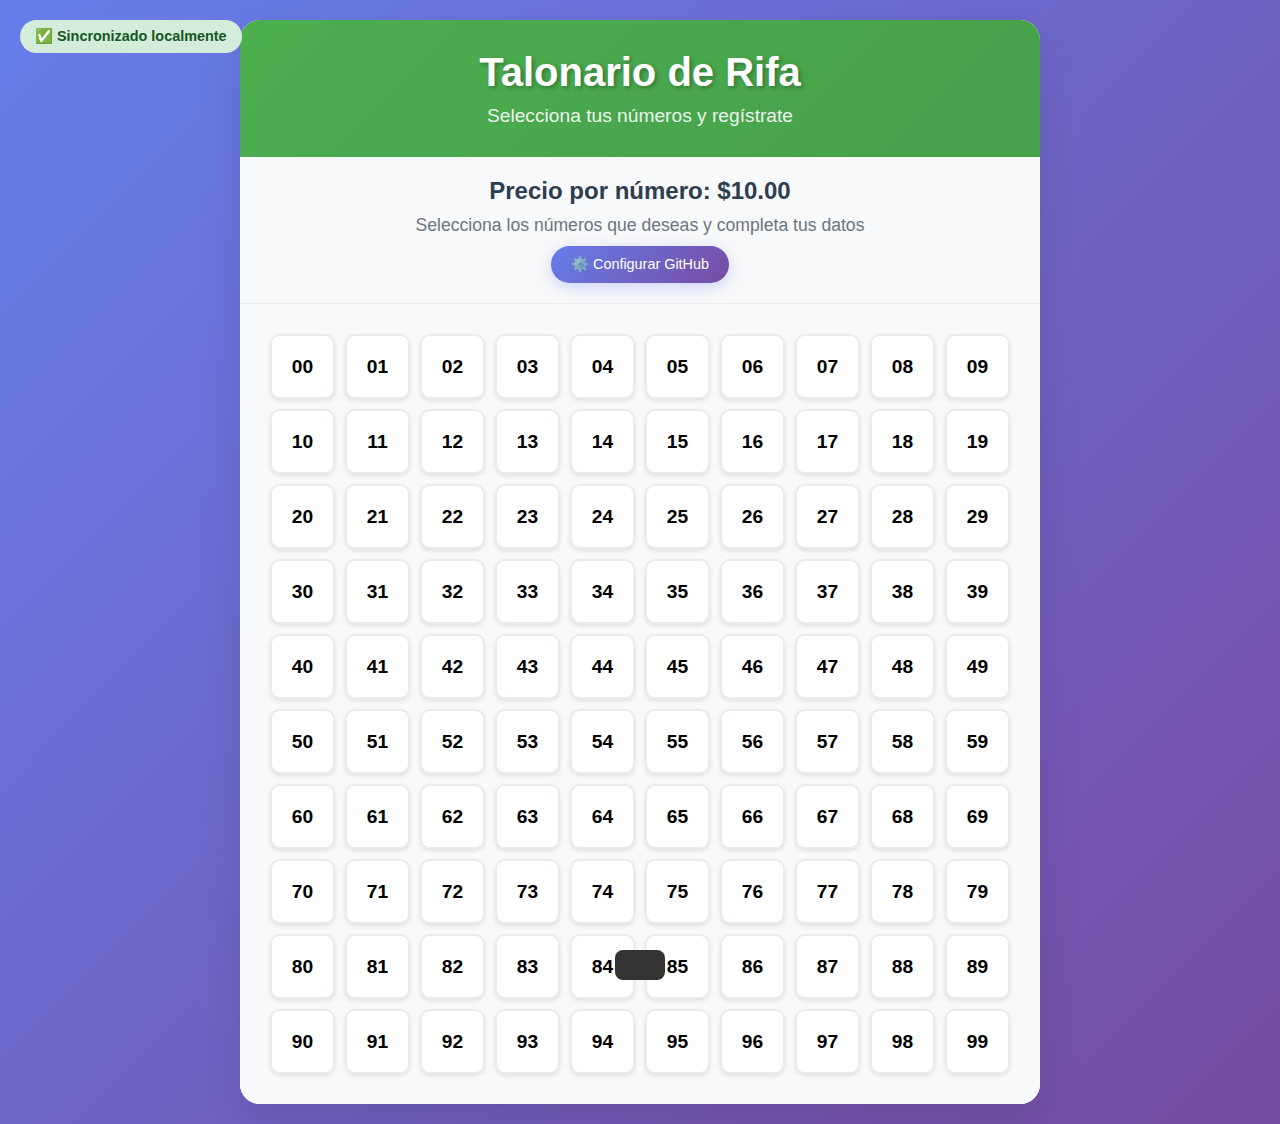
<file: index.html>
<!DOCTYPE html>
<html lang="es">
<head>
    <meta charset="UTF-8">
    <meta name="viewport" content="width=device-width, initial-scale=1.0">
    <title>Talonario de Rifa</title>
    <style>
        * {
            margin: 0;
            padding: 0;
            box-sizing: border-box;
        }

        body {
            font-family: 'Segoe UI', Tahoma, Geneva, Verdana, sans-serif;
            background: linear-gradient(135deg, #667eea 0%, #764ba2 100%);
            min-height: 100vh;
            padding: 20px;
        }

        .container {
            max-width: 800px;
            margin: 0 auto;
            background: white;
            border-radius: 20px;
            box-shadow: 0 20px 40px rgba(0,0,0,0.1);
            overflow: hidden;
        }

        .header {
            background: linear-gradient(135deg, #4CAF50 0%, #45a049 100%);
            color: white;
            padding: 30px;
            text-align: center;
        }

        .header h1 {
            font-size: 2.5em;
            margin-bottom: 10px;
            text-shadow: 2px 2px 4px rgba(0,0,0,0.3);
        }

        .header p {
            font-size: 1.2em;
            opacity: 0.9;
        }

        .info {
            background: #f8f9fa;
            padding: 20px;
            text-align: center;
            border-bottom: 1px solid #e9ecef;
        }

        .precio {
            font-size: 1.5em;
            font-weight: bold;
            color: #2c3e50;
            margin-bottom: 10px;
        }

        .instrucciones {
            color: #6c757d;
            font-size: 1.1em;
        }

        .talonario {
            display: grid;
            grid-template-columns: repeat(auto-fit, minmax(60px, 1fr));
            gap: 10px;
            padding: 30px;
            background: #f8f9fa;
        }

        .numero {
            aspect-ratio: 1;
            display: flex;
            align-items: center;
            justify-content: center;
            background: white;
            border: 2px solid #e9ecef;
            border-radius: 10px;
            font-size: 1.2em;
            font-weight: bold;
            cursor: pointer;
            transition: all 0.3s ease;
            box-shadow: 0 2px 4px rgba(0,0,0,0.1);
        }

        .numero:hover {
            transform: translateY(-2px);
            box-shadow: 0 4px 8px rgba(0,0,0,0.15);
            border-color: #4CAF50;
        }

        .numero.seleccionado {
            background: #4CAF50;
            color: white;
            border-color: #45a049;
            transform: scale(1.05);
        }

        .numero.reservado {
            background: #dc3545;
            color: white;
            border-color: #c82333;
            cursor: not-allowed;
        }

        .numero.reservado:hover {
            transform: none;
            box-shadow: 0 2px 4px rgba(0,0,0,0.1);
        }

        .formulario {
            display: none;
            background: white;
            padding: 30px;
            border-top: 1px solid #e9ecef;
        }

        .formulario h3 {
            color: #2c3e50;
            margin-bottom: 20px;
            text-align: center;
        }

        .numeros-seleccionados {
            background: #e8f5e8;
            padding: 15px;
            border-radius: 10px;
            margin-bottom: 20px;
            text-align: center;
        }

        .numeros-seleccionados strong {
            color: #4CAF50;
        }

        .form-group {
            margin-bottom: 20px;
        }

        .form-group label {
            display: block;
            margin-bottom: 8px;
            font-weight: bold;
            color: #2c3e50;
        }

        .form-group input {
            width: 100%;
            padding: 12px;
            border: 2px solid #e9ecef;
            border-radius: 8px;
            font-size: 1em;
            transition: border-color 0.3s ease;
        }

        .form-group input:focus {
            outline: none;
            border-color: #4CAF50;
        }

        .botones {
            display: flex;
            gap: 15px;
            justify-content: center;
        }

        .btn {
            padding: 12px 30px;
            border: none;
            border-radius: 8px;
            font-size: 1.1em;
            font-weight: bold;
            cursor: pointer;
            transition: all 0.3s ease;
        }

        .btn-primary {
            background: #4CAF50;
            color: white;
        }

        .btn-primary:hover {
            background: #45a049;
            transform: translateY(-2px);
        }

        .btn-secondary {
            background: #6c757d;
            color: white;
        }

        .btn-secondary:hover {
            background: #5a6268;
            transform: translateY(-2px);
        }

        .mensaje {
            position: fixed;
            top: 20px;
            right: 20px;
            padding: 15px 25px;
            border-radius: 8px;
            font-weight: bold;
            z-index: 1000;
            transform: translateX(400px);
            transition: transform 0.3s ease;
        }

        .mensaje.mostrar {
            transform: translateX(0);
        }

        .mensaje.exito {
            background: #d4edda;
            color: #155724;
            border: 1px solid #c3e6cb;
        }

        .mensaje.error {
            background: #f8d7da;
            color: #721c24;
            border: 1px solid #f5c6cb;
        }

        .notificacion {
            position: fixed;
            bottom: 20px;
            left: 50%;
            transform: translateX(-50%) translateY(100px);
            background: #333;
            color: white;
            padding: 15px 25px;
            border-radius: 8px;
            z-index: 1000;
            transition: transform 0.3s ease;
        }

        .notificacion.mostrar {
            transform: translateX(-50%) translateY(0);
        }

        .config-btn {
            background: linear-gradient(135deg, #667eea 0%, #764ba2 100%);
            color: white;
            border: none;
            padding: 10px 20px;
            border-radius: 25px;
            cursor: pointer;
            font-size: 0.9em;
            margin-top: 10px;
            transition: all 0.3s ease;
            box-shadow: 0 4px 15px rgba(102, 126, 234, 0.3);
        }

        .config-btn:hover {
            transform: translateY(-2px);
            box-shadow: 0 6px 20px rgba(102, 126, 234, 0.4);
        }

        .sync-status {
            position: fixed;
            top: 20px;
            left: 20px;
            padding: 8px 15px;
            border-radius: 20px;
            font-size: 0.9em;
            font-weight: bold;
            z-index: 1000;
        }

        .sync-status.online {
            background: #d4edda;
            color: #155724;
        }

        .sync-status.offline {
            background: #f8d7da;
            color: #721c24;
        }

        .sync-status.synced {
            color: #4CAF50;
            background: rgba(76, 175, 80, 0.1);
        }

        .sync-status.error {
            color: #f44336;
            background: rgba(244, 67, 54, 0.1);
        }

        .sync-status.syncing {
            color: #ff9800;
            background: rgba(255, 152, 0, 0.1);
        }

        @media (max-width: 768px) {
            .container {
                margin: 10px;
                border-radius: 15px;
            }

            .header h1 {
                font-size: 2em;
            }

            .talonario {
                grid-template-columns: repeat(5, 1fr);
                gap: 8px;
                padding: 20px;
            }

            .numero {
                font-size: 1em;
            }

            .formulario {
                padding: 20px;
            }

            .botones {
                flex-direction: column;
            }
        }
    </style>
</head>
<body>
    <div class="sync-status" id="syncStatus">🔄 Conectando...</div>
    
    <div class="container">
        <div class="header">
            <h1>Talonario de Rifa</h1>
            <p>Selecciona tus números y regístrate</p>
        </div>

        <div class="info">
            <div class="precio">Precio por número: $10.00</div>
            <div class="instrucciones">Selecciona los números que deseas y completa tus datos</div>
            <button id="configGitHub" class="config-btn" onclick="configurarGitHub()" title="Configurar sincronización con GitHub">
                ⚙️ Configurar GitHub
            </button>
        </div>

        <div class="talonario" id="talonario">
            <!-- Los números se generan dinámicamente -->
        </div>

        <div class="formulario" id="formulario">
            <h3>Completa tu información</h3>
            
            <div class="numeros-seleccionados">
                <strong>Números seleccionados:</strong> <span id="numerosSeleccionadosLista"></span>
            </div>

            <div class="form-group">
                <label for="nombre">Nombre completo:</label>
                <input type="text" id="nombre" placeholder="Ingresa tu nombre completo" required>
            </div>

            <div class="form-group">
                <label for="telefono">Teléfono:</label>
                <input type="tel" id="telefono" placeholder="Ingresa tu número de teléfono" required>
            </div>

            <div class="botones">
                <button class="btn btn-primary" id="btnReservar">Reservar Números</button>
                <button class="btn btn-secondary" id="btnCancelar">Cancelar</button>
            </div>
        </div>
    </div>

    <div class="mensaje" id="mensaje"></div>
    <div class="notificacion" id="notificacion"></div>

    <script>
        // Variables globales
        let reservas = {};
        let numerosSeleccionados = [];
        let syncInterval = null;
        let isOnline = navigator.onLine;

        // Elementos DOM
        const talonario = document.getElementById('talonario');
        const formulario = document.getElementById('formulario');
        const mensaje = document.getElementById('mensaje');
        const notificacion = document.getElementById('notificacion');
        const numerosSeleccionadosLista = document.getElementById('numerosSeleccionadosLista');
        const btnReservar = document.getElementById('btnReservar');
        const btnCancelar = document.getElementById('btnCancelar');
        const inputNombre = document.getElementById('nombre');
        const inputTelefono = document.getElementById('telefono');
        const syncStatus = document.getElementById('syncStatus');

        // Sistema de sincronización alternativo usando localStorage + polling
        class SyncManager {
            constructor() {
                this.lastSync = null;
                this.syncInProgress = false;
                this.gistId = localStorage.getItem('gistId') || null;
                this.githubToken = localStorage.getItem('githubToken') || null;
            }

            async guardarReservas(reservas) {
                try {
                    // Guardar localmente primero
                    localStorage.setItem('reservas', JSON.stringify(reservas));
                    localStorage.setItem('lastUpdate', Date.now().toString());
                    
                    // Notificar a otras pestañas
                    if ('BroadcastChannel' in window) {
                        const channel = new BroadcastChannel('talonario_sync');
                        channel.postMessage({
                            type: 'update',
                            data: reservas,
                            timestamp: Date.now()
                        });
                    }
                    
                    // Sincronizar con GitHub si está configurado
                    if (this.githubToken && this.gistId) {
                        await this.syncToGitHub(reservas);
                    }
                    
                    console.log('💾 Reservas guardadas localmente');
                    return true;
                } catch (error) {
                    console.error('❌ Error guardando reservas:', error);
                    return false;
                }
            }

            async cargarReservas() {
                try {
                    // Intentar cargar desde GitHub primero si está configurado
                    if (this.githubToken && this.gistId) {
                        const reservasGitHub = await this.loadFromGitHub();
                        if (reservasGitHub) {
                            localStorage.setItem('reservas', JSON.stringify(reservasGitHub));
                            console.log('☁️ Reservas cargadas desde GitHub');
                            return reservasGitHub;
                        }
                    }
                    
                    // Cargar desde localStorage como fallback
                    const reservasGuardadas = localStorage.getItem('reservas');
                    if (reservasGuardadas) {
                        console.log('📂 Reservas cargadas desde localStorage');
                        return JSON.parse(reservasGuardadas);
                    }
                    return {};
                } catch (error) {
                    console.error('❌ Error cargando reservas:', error);
                    return {};
                }
            }

            async syncToGitHub(reservas) {
                if (!this.githubToken || !this.gistId) return false;
                
                try {
                    const response = await fetch(`https://api.github.com/gists/${this.gistId}`, {
                        method: 'PATCH',
                        headers: {
                            'Authorization': `token ${this.githubToken}`,
                            'Content-Type': 'application/json',
                        },
                        body: JSON.stringify({
                            files: {
                                'reservas.json': {
                                    content: JSON.stringify({
                                        reservas: reservas,
                                        lastUpdate: Date.now(),
                                        version: '1.0'
                                    }, null, 2)
                                }
                            }
                        })
                    });

                    if (response.ok) {
                        console.log('☁️ Sincronizado con GitHub exitosamente');
                        this.updateSyncStatus('synced');
                        return true;
                    } else {
                        console.error('❌ Error sincronizando con GitHub:', response.status);
                        this.updateSyncStatus('error');
                        return false;
                    }
                } catch (error) {
                    console.error('❌ Error en sincronización GitHub:', error);
                    this.updateSyncStatus('error');
                    return false;
                }
            }

            async loadFromGitHub() {
                if (!this.githubToken || !this.gistId) return null;
                
                try {
                    const response = await fetch(`https://api.github.com/gists/${this.gistId}`, {
                        headers: {
                            'Authorization': `token ${this.githubToken}`,
                        }
                    });

                    if (response.ok) {
                        const gist = await response.json();
                        const content = gist.files['reservas.json']?.content;
                        if (content) {
                            const data = JSON.parse(content);
                            return data.reservas || {};
                        }
                    }
                    return null;
                } catch (error) {
                    console.error('❌ Error cargando desde GitHub:', error);
                    return null;
                }
            }

            async createGitHubGist(token) {
                try {
                    const response = await fetch('https://api.github.com/gists', {
                        method: 'POST',
                        headers: {
                            'Authorization': `token ${token}`,
                            'Content-Type': 'application/json',
                        },
                        body: JSON.stringify({
                            description: 'Talonario de Rifa - Reservas',
                            public: false,
                            files: {
                                'reservas.json': {
                                    content: JSON.stringify({
                                        reservas: {},
                                        lastUpdate: Date.now(),
                                        version: '1.0'
                                    }, null, 2)
                                }
                            }
                        })
                    });

                    if (response.ok) {
                        const gist = await response.json();
                        this.gistId = gist.id;
                        localStorage.setItem('gistId', this.gistId);
                        localStorage.setItem('githubToken', token);
                        this.githubToken = token;
                        console.log('✅ Gist creado exitosamente:', this.gistId);
                        return true;
                    } else {
                        console.error('❌ Error creando Gist:', response.status);
                        return false;
                    }
                } catch (error) {
                    console.error('❌ Error creando Gist:', error);
                    return false;
                }
            }

            escucharCambios() {
                console.log('🔔 Configurando sincronización...');
                
                // Usar BroadcastChannel para sincronización entre pestañas
                if ('BroadcastChannel' in window) {
                    const channel = new BroadcastChannel('talonario_sync');
                    channel.onmessage = (event) => {
                        if (event.data.type === 'update') {
                            console.log('🔄 Actualización recibida de otra pestaña');
                            const nuevasReservas = event.data.data;
                            
                            // Detectar nuevos números
                            const numerosNuevos = Object.keys(nuevasReservas).filter(num => !reservas[num]);
                            if (numerosNuevos.length > 0) {
                                mostrarNotificacion(`Nuevas reservas: ${numerosNuevos.join(', ')}`);
                            }
                            
                            reservas = nuevasReservas;
                            generarTalonario();
                        }
                    };
                }

                // Polling para detectar cambios externos (cada 10 segundos)
                syncInterval = setInterval(() => {
                    this.checkForUpdates();
                }, 10000);

                this.updateSyncStatus('online');
            }

            async checkForUpdates() {
                try {
                    const lastUpdate = localStorage.getItem('lastUpdate');
                    const currentTime = Date.now();
                    
                    // Simular check de actualizaciones
                    if (Math.random() < 0.1) { // 10% chance de simular actualización externa
                        console.log('🔄 Simulando actualización externa...');
                        // En un sistema real, aquí harías una llamada a tu API
                    }
                } catch (error) {
                    console.log('⚠️ Error en sincronización:', error);
                    this.updateSyncStatus('offline');
                }
            }

            updateSyncStatus(status) {
                const statusMessages = {
                    'online': '✅ Sincronizado localmente',
                    'synced': '☁️ Sincronizado con GitHub',
                    'syncing': '🔄 Sincronizando...',
                    'error': '❌ Error de sincronización',
                    'offline': '⚠️ Sin conexión'
                };
                
                if (syncStatus) {
                    syncStatus.textContent = statusMessages[status] || '❓ Estado desconocido';
                    syncStatus.className = `sync-status ${status}`;
                }
            }

            // Configurar GitHub
            async configureGitHub() {
                const token = prompt('Ingresa tu GitHub Personal Access Token:\n\n1. Ve a GitHub.com > Settings > Developer settings > Personal access tokens\n2. Genera un nuevo token con permisos "gist"\n3. Copia y pega el token aquí:');
                
                if (token && token.trim()) {
                    const success = await this.createGitHubGist(token.trim());
                    if (success) {
                        mostrarNotificacion('✅ GitHub configurado exitosamente');
                        this.updateSyncStatus('synced');
                        return true;
                    } else {
                        mostrarNotificacion('❌ Error configurando GitHub');
                        return false;
                    }
                }
                return false;
            }
        }

        const syncManager = new SyncManager();

        // Funciones principales
        function generarTalonario() {
            talonario.innerHTML = '';
            for (let i = 0; i < 100; i++) {
                const numero = i.toString().padStart(2, '0');
                const div = document.createElement('div');
                div.className = 'numero';
                div.textContent = numero;
                div.dataset.numero = numero;
                
                if (reservas[numero]) {
                    div.classList.add('reservado');
                    div.title = `Reservado por: ${reservas[numero].nombre}\nTeléfono: ${reservas[numero].telefono}`;
                } else {
                    div.addEventListener('click', seleccionarNumero);
                    if (numerosSeleccionados.includes(numero)) {
                        div.classList.add('seleccionado');
                    }
                }
                
                talonario.appendChild(div);
            }
        }

        function seleccionarNumero(e) {
            const numero = e.target.dataset.numero;
            
            if (numerosSeleccionados.includes(numero)) {
                numerosSeleccionados = numerosSeleccionados.filter(n => n !== numero);
                e.target.classList.remove('seleccionado');
            } else {
                numerosSeleccionados.push(numero);
                e.target.classList.add('seleccionado');
            }
            
            actualizarFormulario();
        }

        function actualizarFormulario() {
            if (numerosSeleccionados.length > 0) {
                numerosSeleccionadosLista.textContent = numerosSeleccionados.join(', ');
                formulario.style.display = 'block';
                formulario.scrollIntoView({ behavior: 'smooth' });
            } else {
                formulario.style.display = 'none';
            }
        }

        function mostrarMensaje(texto, tipo) {
            mensaje.textContent = texto;
            mensaje.className = `mensaje ${tipo}`;
            mensaje.classList.add('mostrar');
            
            setTimeout(() => {
                mensaje.classList.remove('mostrar');
            }, 3000);
        }

        function mostrarNotificacion(texto) {
            notificacion.textContent = texto;
            notificacion.classList.add('mostrar');
            
            setTimeout(() => {
                notificacion.classList.remove('mostrar');
            }, 5000);
        }

        // Event Listeners
        btnReservar.addEventListener('click', async function() {
            console.log('🎯 Botón reservar presionado');
            
            const nombre = inputNombre.value.trim();
            const telefono = inputTelefono.value.trim();
            
            if (!nombre || !telefono) {
                mostrarMensaje('Por favor completa todos los campos', 'error');
                return;
            }
            
            if (numerosSeleccionados.length === 0) {
                mostrarMensaje('Selecciona al menos un número', 'error');
                return;
            }
            
            // Guardar reservas
            numerosSeleccionados.forEach(numero => {
                reservas[numero] = {
                    nombre: nombre,
                    telefono: telefono,
                    fecha: new Date().toISOString()
                };
            });
            
            console.log('📊 Reservas actualizadas:', reservas);
            
            // Guardar usando el sistema de sincronización
            await syncManager.guardarReservas(reservas);
            
            mostrarMensaje(`¡Números ${numerosSeleccionados.join(', ')} reservados exitosamente para ${nombre}!`, 'exito');
            
            // Limpiar
            numerosSeleccionados = [];
            inputNombre.value = '';
            inputTelefono.value = '';
            
            generarTalonario();
            formulario.style.display = 'none';
        });

        btnCancelar.addEventListener('click', function() {
            numerosSeleccionados = [];
            inputNombre.value = '';
            inputTelefono.value = '';
            generarTalonario();
            formulario.style.display = 'none';
        });

        // Detectar cambios de conectividad
        window.addEventListener('online', () => {
            isOnline = true;
            syncManager.updateSyncStatus('online');
            mostrarNotificacion('Conexión restaurada - Sincronizando...');
        });

        window.addEventListener('offline', () => {
            isOnline = false;
            syncManager.updateSyncStatus('offline');
            mostrarNotificacion('Sin conexión - Los datos se guardan localmente');
        });

        // Función global para configurar GitHub
        async function configurarGitHub() {
            const success = await syncManager.configureGitHub();
            if (success) {
                // Recargar reservas desde GitHub
                reservas = await syncManager.cargarReservas();
                generarTalonario();
            }
        }

        // Inicialización
        document.addEventListener('DOMContentLoaded', async function() {
            console.log('🚀 Iniciando Talonario de Rifa...');
            
            // Cargar reservas
            reservas = await syncManager.cargarReservas();
            
            // Generar talonario
            generarTalonario();
            
            // Configurar sincronización
            syncManager.escucharCambios();
            
            // Verificar si GitHub está configurado
            if (syncManager.githubToken && syncManager.gistId) {
                syncManager.updateSyncStatus('synced');
                console.log('☁️ GitHub configurado - Gist ID:', syncManager.gistId);
            } else {
                syncManager.updateSyncStatus('online');
                console.log('📱 Solo sincronización local disponible');
            }
            
            console.log('✅ Aplicación lista');
            
            // Mostrar mensaje de bienvenida
            setTimeout(() => {
                mostrarNotificacion('¡Bienvenido! Selecciona tus números de la suerte');
            }, 1000);
        });

        // Limpiar interval al cerrar
        window.addEventListener('beforeunload', () => {
            if (syncInterval) {
                clearInterval(syncInterval);
            }
        });
    </script>
</body>
</html>
</file>
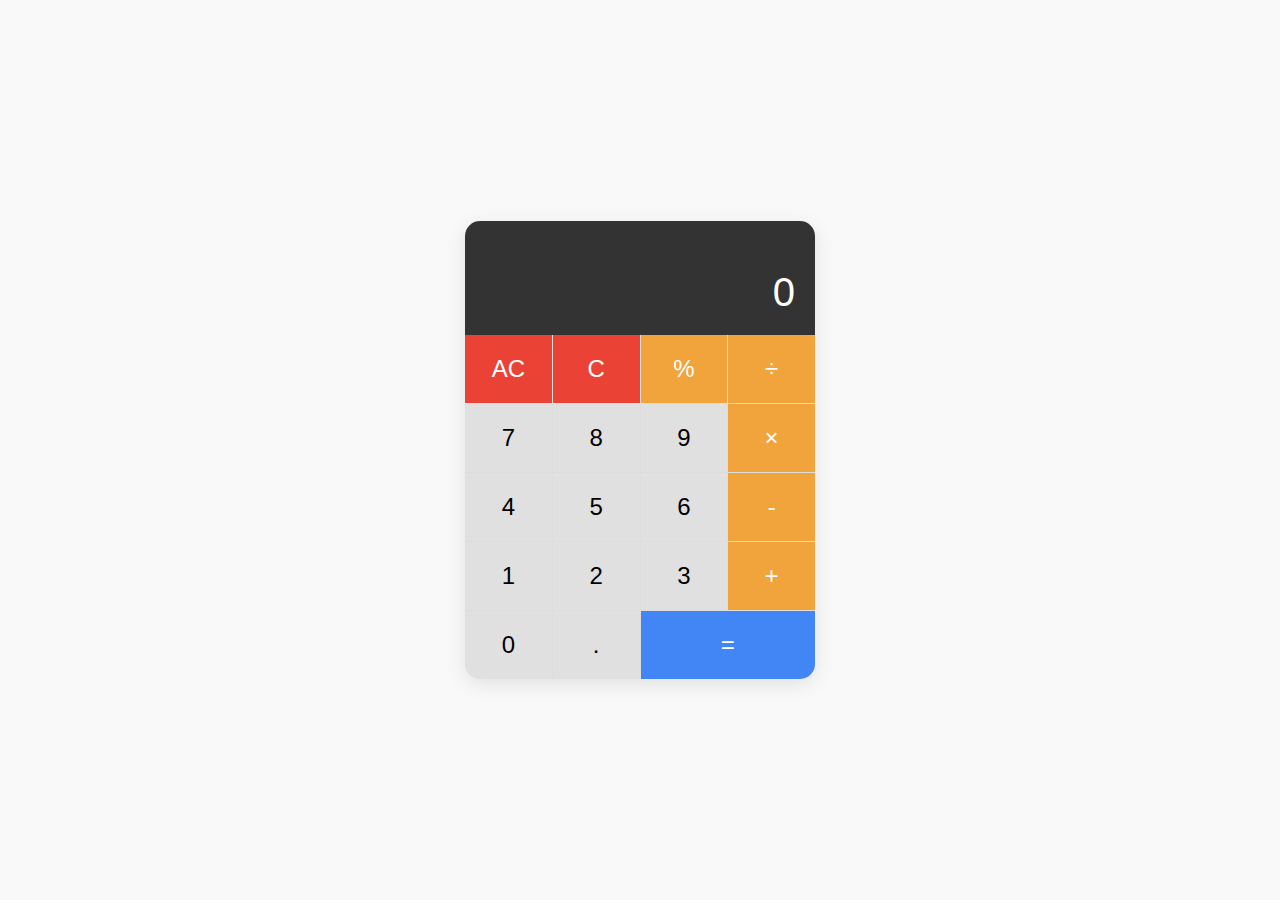
<file: calculadora.html>
<!DOCTYPE html>
<html lang="es">
<head>
    <meta charset="UTF-8">
    <meta name="viewport" content="width=device-width, initial-scale=1.0">
    <meta name="theme-color" content="#4285f4">
    <title>Calculadora Móvil</title>
    <link rel="manifest" href="manifest.json">
    <meta name="apple-mobile-web-app-capable" content="yes">
    <meta name="apple-mobile-web-app-status-bar-style" content="black">
    <style>
        :root {
            --primary-color: #4285f4;
            --secondary-color: #34a853;
            --accent-color: #fbbc05;
            --dark-color: #333;
            --light-color: #f9f9f9;
            --button-color: #e0e0e0;
            --button-hover: #d0d0d0;
            --button-active: #c0c0c0;
            --operator-color: #f1a33c;
            --equal-color: #4285f4;
            --clear-color: #ea4335;
        }

        * {
            margin: 0;
            padding: 0;
            box-sizing: border-box;
            -webkit-tap-highlight-color: transparent;
        }

        body {
            font-family: 'Segoe UI', Tahoma, Geneva, Verdana, sans-serif;
            background-color: var(--light-color);
            color: var(--dark-color);
            display: flex;
            justify-content: center;
            align-items: center;
            min-height: 100vh;
            padding: 20px;
        }

        .calculator {
            width: 100%;
            max-width: 350px;
            background-color: #fff;
            border-radius: 15px;
            box-shadow: 0 5px 20px rgba(0, 0, 0, 0.1);
            overflow: hidden;
        }

        .display {
            background-color: var(--dark-color);
            color: white;
            padding: 20px;
            text-align: right;
            position: relative;
        }

        .previous-operand {
            font-size: 1.2rem;
            opacity: 0.7;
            height: 24px;
            overflow: hidden;
            text-overflow: ellipsis;
            white-space: nowrap;
        }

        .current-operand {
            font-size: 2.5rem;
            font-weight: 300;
            margin-top: 5px;
            overflow: hidden;
            text-overflow: ellipsis;
            white-space: nowrap;
        }

        .buttons {
            display: grid;
            grid-template-columns: repeat(4, 1fr);
            gap: 1px;
            background-color: #ddd;
        }

        button {
            border: none;
            outline: none;
            background-color: var(--button-color);
            font-size: 1.5rem;
            padding: 20px 0;
            cursor: pointer;
            transition: background-color 0.2s;
        }

        button:hover {
            background-color: var(--button-hover);
        }

        button:active {
            background-color: var(--button-active);
        }

        .operator {
            background-color: var(--operator-color);
            color: white;
        }

        .operator:hover {
            background-color: #e09030;
        }

        .equal {
            background-color: var(--equal-color);
            color: white;
        }

        .equal:hover {
            background-color: #3b78e7;
        }

        .clear, .all-clear {
            background-color: var(--clear-color);
            color: white;
        }

        .clear:hover, .all-clear:hover {
            background-color: #d03c2f;
        }

        .span-two {
            grid-column: span 2;
        }

        /* PWA Support */
        .install-prompt {
            position: fixed;
            bottom: 20px;
            left: 50%;
            transform: translateX(-50%);
            background-color: white;
            padding: 15px;
            border-radius: 10px;
            box-shadow: 0 2px 10px rgba(0, 0, 0, 0.2);
            display: none;
            z-index: 100;
            text-align: center;
        }

        .install-prompt button {
            background-color: var(--primary-color);
            color: white;
            border: none;
            padding: 8px 15px;
            border-radius: 5px;
            margin-top: 10px;
            cursor: pointer;
            font-size: 1rem;
        }

        /* Responsive adjustments */
        @media (max-width: 400px) {
            .calculator {
                border-radius: 0;
                height: 100vh;
                max-width: 100%;
                display: flex;
                flex-direction: column;
            }

            .display {
                flex: 0 0 auto;
            }

            .buttons {
                flex: 1;
            }

            button {
                padding: 15px 0;
                font-size: 1.3rem;
            }
        }
    </style>
</head>
<body>
    <div class="calculator">
        <div class="display">
            <div class="previous-operand" id="previous-operand"></div>
            <div class="current-operand" id="current-operand">0</div>
        </div>
        <div class="buttons">
            <button class="all-clear" data-all-clear>AC</button>
            <button class="clear" data-delete>C</button>
            <button class="operator" data-operation>%</button>
            <button class="operator" data-operation>÷</button>
            <button data-number>7</button>
            <button data-number>8</button>
            <button data-number>9</button>
            <button class="operator" data-operation>×</button>
            <button data-number>4</button>
            <button data-number>5</button>
            <button data-number>6</button>
            <button class="operator" data-operation>-</button>
            <button data-number>1</button>
            <button data-number>2</button>
            <button data-number>3</button>
            <button class="operator" data-operation>+</button>
            <button data-number>0</button>
            <button data-number>.</button>
            <button class="equal span-two" data-equals>=</button>
        </div>
    </div>

    <div class="install-prompt" id="install-prompt">
        <p>¿Quieres instalar esta calculadora en tu teléfono?</p>
        <button id="install-button">Instalar</button>
    </div>

    <script>
        // Calculadora
        class Calculator {
            constructor(previousOperandElement, currentOperandElement) {
                this.previousOperandElement = previousOperandElement;
                this.currentOperandElement = currentOperandElement;
                this.clear();
            }

            clear() {
                this.currentOperand = '0';
                this.previousOperand = '';
                this.operation = undefined;
                this.shouldResetScreen = false;
            }

            delete() {
                if (this.shouldResetScreen) return;
                this.currentOperand = this.currentOperand.toString().slice(0, -1);
                if (this.currentOperand === '') this.currentOperand = '0';
            }

            appendNumber(number) {
                if (this.shouldResetScreen) {
                    this.currentOperand = '';
                    this.shouldResetScreen = false;
                }
                if (number === '.' && this.currentOperand.includes('.')) return;
                if (this.currentOperand === '0' && number !== '.') {
                    this.currentOperand = number;
                } else {
                    this.currentOperand = this.currentOperand.toString() + number.toString();
                }
            }

            chooseOperation(operation) {
                if (this.currentOperand === '0') return;
                
                if (this.previousOperand !== '') {
                    this.compute();
                }
                
                this.operation = operation;
                this.previousOperand = this.currentOperand;
                this.shouldResetScreen = true;
            }

            compute() {
                let computation;
                const prev = parseFloat(this.previousOperand);
                const current = parseFloat(this.currentOperand);
                
                if (isNaN(prev) || isNaN(current)) return;
                
                switch (this.operation) {
                    case '+':
                        computation = prev + current;
                        break;
                    case '-':
                        computation = prev - current;
                        break;
                    case '×':
                        computation = prev * current;
                        break;
                    case '÷':
                        computation = prev / current;
                        break;
                    case '%':
                        computation = prev * (current / 100);
                        break;
                    default:
                        return;
                }
                
                // Limitar a 12 dígitos para evitar desbordamiento
                this.currentOperand = String(computation).slice(0, 12);
                this.operation = undefined;
                this.previousOperand = '';
            }

            getDisplayNumber(number) {
                const stringNumber = number.toString();
                const integerDigits = parseFloat(stringNumber.split('.')[0]);
                const decimalDigits = stringNumber.split('.')[1];
                
                let integerDisplay;
                
                if (isNaN(integerDigits)) {
                    integerDisplay = '';
                } else {
                    integerDisplay = integerDigits.toLocaleString('es', { maximumFractionDigits: 0 });
                }
                
                if (decimalDigits != null) {
                    return `${integerDisplay}.${decimalDigits}`;
                } else {
                    return integerDisplay;
                }
            }

            updateDisplay() {
                this.currentOperandElement.innerText = this.getDisplayNumber(this.currentOperand);
                
                if (this.operation != null) {
                    this.previousOperandElement.innerText = `${this.getDisplayNumber(this.previousOperand)} ${this.operation}`;
                } else {
                    this.previousOperandElement.innerText = '';
                }
            }
        }

        // Elementos DOM
        const numberButtons = document.querySelectorAll('[data-number]');
        const operationButtons = document.querySelectorAll('[data-operation]');
        const equalsButton = document.querySelector('[data-equals]');
        const deleteButton = document.querySelector('[data-delete]');
        const allClearButton = document.querySelector('[data-all-clear]');
        const previousOperandElement = document.getElementById('previous-operand');
        const currentOperandElement = document.getElementById('current-operand');

        // Inicializar calculadora
        const calculator = new Calculator(previousOperandElement, currentOperandElement);

        // Event Listeners
        numberButtons.forEach(button => {
            button.addEventListener('click', () => {
                calculator.appendNumber(button.innerText);
                calculator.updateDisplay();
            });
        });

        operationButtons.forEach(button => {
            button.addEventListener('click', () => {
                calculator.chooseOperation(button.innerText);
                calculator.updateDisplay();
            });
        });

        equalsButton.addEventListener('click', () => {
            calculator.compute();
            calculator.updateDisplay();
        });

        allClearButton.addEventListener('click', () => {
            calculator.clear();
            calculator.updateDisplay();
        });

        deleteButton.addEventListener('click', () => {
            calculator.delete();
            calculator.updateDisplay();
        });

        // Soporte para teclado
        document.addEventListener('keydown', (e) => {
            if (e.key >= '0' && e.key <= '9' || e.key === '.') {
                calculator.appendNumber(e.key);
                calculator.updateDisplay();
            }
            if (e.key === '+' || e.key === '-') {
                calculator.chooseOperation(e.key);
                calculator.updateDisplay();
            }
            if (e.key === '*') {
                calculator.chooseOperation('×');
                calculator.updateDisplay();
            }
            if (e.key === '/') {
                calculator.chooseOperation('÷');
                calculator.updateDisplay();
            }
            if (e.key === '%') {
                calculator.chooseOperation('%');
                calculator.updateDisplay();
            }
            if (e.key === 'Enter' || e.key === '=') {
                calculator.compute();
                calculator.updateDisplay();
            }
            if (e.key === 'Backspace') {
                calculator.delete();
                calculator.updateDisplay();
            }
            if (e.key === 'Escape') {
                calculator.clear();
                calculator.updateDisplay();
            }
        });

        // Service Worker para soporte offline
        if ('serviceWorker' in navigator) {
            window.addEventListener('load', () => {
                navigator.serviceWorker.register('sw.js').then(registration => {
                    console.log('ServiceWorker registrado con éxito:', registration.scope);
                }).catch(error => {
                    console.log('Error al registrar el ServiceWorker:', error);
                });
            });
        }

        // Soporte para instalación como PWA
        let deferredPrompt;
        const installPrompt = document.getElementById('install-prompt');
        const installButton = document.getElementById('install-button');

        window.addEventListener('beforeinstallprompt', (e) => {
            e.preventDefault();
            deferredPrompt = e;
            installPrompt.style.display = 'block';
        });

        installButton.addEventListener('click', () => {
            installPrompt.style.display = 'none';
            deferredPrompt.prompt();
            deferredPrompt.userChoice.then((choiceResult) => {
                if (choiceResult.outcome === 'accepted') {
                    console.log('Usuario aceptó la instalación');
                } else {
                    console.log('Usuario rechazó la instalación');
                }
                deferredPrompt = null;
            });
        });
    </script>
</body>
</html>
</file>
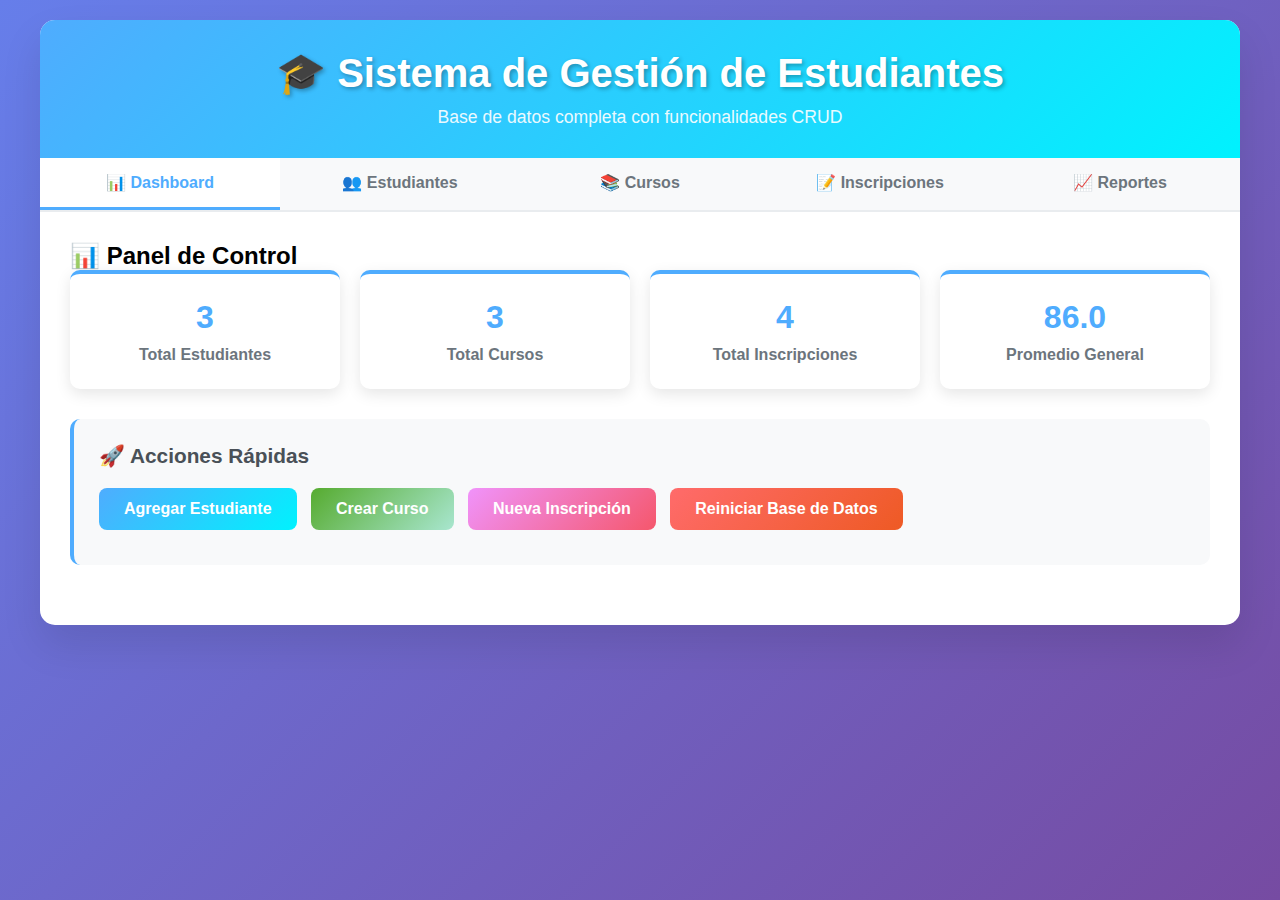
<file: database.html>
<!DOCTYPE html>
<html lang="es">
<head>
    <meta charset="UTF-8">
    <meta name="viewport" content="width=device-width, initial-scale=1.0">
    <title>Sistema de Gestión de Estudiantes - Base de Datos</title>
    <style>
        * {
            margin: 0;
            padding: 0;
            box-sizing: border-box;
        }

        body {
            font-family: 'Segoe UI', Tahoma, Geneva, Verdana, sans-serif;
            background: linear-gradient(135deg, #667eea 0%, #764ba2 100%);
            min-height: 100vh;
            padding: 20px;
        }

        .container {
            max-width: 1200px;
            margin: 0 auto;
            background: white;
            border-radius: 15px;
            box-shadow: 0 20px 40px rgba(0,0,0,0.1);
            overflow: hidden;
        }

        .header {
            background: linear-gradient(135deg, #4facfe 0%, #00f2fe 100%);
            color: white;
            padding: 30px;
            text-align: center;
        }

        .header h1 {
            font-size: 2.5rem;
            margin-bottom: 10px;
            text-shadow: 2px 2px 4px rgba(0,0,0,0.3);
        }

        .header p {
            font-size: 1.1rem;
            opacity: 0.9;
        }

        .nav-tabs {
            display: flex;
            background: #f8f9fa;
            border-bottom: 2px solid #e9ecef;
        }

        .nav-tab {
            flex: 1;
            padding: 15px 20px;
            background: none;
            border: none;
            cursor: pointer;
            font-size: 1rem;
            font-weight: 600;
            color: #6c757d;
            transition: all 0.3s ease;
            border-bottom: 3px solid transparent;
        }

        .nav-tab.active {
            color: #4facfe;
            border-bottom-color: #4facfe;
            background: white;
        }

        .nav-tab:hover {
            background: #e9ecef;
            color: #495057;
        }

        .tab-content {
            display: none;
            padding: 30px;
        }

        .tab-content.active {
            display: block;
        }

        .form-section {
            background: #f8f9fa;
            padding: 25px;
            border-radius: 10px;
            margin-bottom: 30px;
            border-left: 4px solid #4facfe;
        }

        .form-section h3 {
            color: #495057;
            margin-bottom: 20px;
            font-size: 1.3rem;
        }

        .form-grid {
            display: grid;
            grid-template-columns: repeat(auto-fit, minmax(250px, 1fr));
            gap: 20px;
            margin-bottom: 20px;
        }

        .form-group {
            display: flex;
            flex-direction: column;
        }

        .form-group label {
            font-weight: 600;
            color: #495057;
            margin-bottom: 5px;
        }

        .form-group input,
        .form-group select,
        .form-group textarea {
            padding: 12px;
            border: 2px solid #e9ecef;
            border-radius: 8px;
            font-size: 1rem;
            transition: border-color 0.3s ease;
        }

        .form-group input:focus,
        .form-group select:focus,
        .form-group textarea:focus {
            outline: none;
            border-color: #4facfe;
            box-shadow: 0 0 0 3px rgba(79, 172, 254, 0.1);
        }

        .btn {
            padding: 12px 25px;
            border: none;
            border-radius: 8px;
            font-size: 1rem;
            font-weight: 600;
            cursor: pointer;
            transition: all 0.3s ease;
            margin-right: 10px;
            margin-bottom: 10px;
        }

        .btn-primary {
            background: linear-gradient(135deg, #4facfe 0%, #00f2fe 100%);
            color: white;
        }

        .btn-primary:hover {
            transform: translateY(-2px);
            box-shadow: 0 5px 15px rgba(79, 172, 254, 0.4);
        }

        .btn-success {
            background: linear-gradient(135deg, #56ab2f 0%, #a8e6cf 100%);
            color: white;
        }

        .btn-success:hover {
            transform: translateY(-2px);
            box-shadow: 0 5px 15px rgba(86, 171, 47, 0.4);
        }

        .btn-warning {
            background: linear-gradient(135deg, #f093fb 0%, #f5576c 100%);
            color: white;
        }

        .btn-warning:hover {
            transform: translateY(-2px);
            box-shadow: 0 5px 15px rgba(245, 87, 108, 0.4);
        }

        .btn-danger {
            background: linear-gradient(135deg, #ff6b6b 0%, #ee5a24 100%);
            color: white;
        }

        .btn-danger:hover {
            transform: translateY(-2px);
            box-shadow: 0 5px 15px rgba(255, 107, 107, 0.4);
        }

        .table-container {
            background: white;
            border-radius: 10px;
            overflow: hidden;
            box-shadow: 0 5px 15px rgba(0,0,0,0.1);
        }

        .table {
            width: 100%;
            border-collapse: collapse;
        }

        .table th {
            background: linear-gradient(135deg, #667eea 0%, #764ba2 100%);
            color: white;
            padding: 15px;
            text-align: left;
            font-weight: 600;
        }

        .table td {
            padding: 12px 15px;
            border-bottom: 1px solid #e9ecef;
        }

        .table tr:hover {
            background: #f8f9fa;
        }

        .search-container {
            margin-bottom: 20px;
            display: flex;
            gap: 15px;
            align-items: center;
            flex-wrap: wrap;
        }

        .search-input {
            flex: 1;
            min-width: 250px;
            padding: 12px;
            border: 2px solid #e9ecef;
            border-radius: 8px;
            font-size: 1rem;
        }

        .stats-grid {
            display: grid;
            grid-template-columns: repeat(auto-fit, minmax(200px, 1fr));
            gap: 20px;
            margin-bottom: 30px;
        }

        .stat-card {
            background: white;
            padding: 25px;
            border-radius: 10px;
            text-align: center;
            box-shadow: 0 5px 15px rgba(0,0,0,0.1);
            border-top: 4px solid #4facfe;
        }

        .stat-card h3 {
            font-size: 2rem;
            color: #4facfe;
            margin-bottom: 10px;
        }

        .stat-card p {
            color: #6c757d;
            font-weight: 600;
        }

        .alert {
            padding: 15px;
            border-radius: 8px;
            margin-bottom: 20px;
            font-weight: 600;
        }

        .alert-success {
            background: #d4edda;
            color: #155724;
            border: 1px solid #c3e6cb;
        }

        .alert-error {
            background: #f8d7da;
            color: #721c24;
            border: 1px solid #f5c6cb;
        }

        .modal {
            display: none;
            position: fixed;
            z-index: 1000;
            left: 0;
            top: 0;
            width: 100%;
            height: 100%;
            background: rgba(0,0,0,0.5);
        }

        .modal-content {
            background: white;
            margin: 5% auto;
            padding: 30px;
            border-radius: 15px;
            width: 90%;
            max-width: 600px;
            max-height: 80vh;
            overflow-y: auto;
        }

        .close {
            color: #aaa;
            float: right;
            font-size: 28px;
            font-weight: bold;
            cursor: pointer;
        }

        .close:hover {
            color: #000;
        }

        @media (max-width: 768px) {
            .container {
                margin: 10px;
                border-radius: 10px;
            }

            .header {
                padding: 20px;
            }

            .header h1 {
                font-size: 2rem;
            }

            .nav-tabs {
                flex-direction: column;
            }

            .form-grid {
                grid-template-columns: 1fr;
            }

            .search-container {
                flex-direction: column;
                align-items: stretch;
            }

            .search-input {
                min-width: auto;
            }
        }
    </style>
</head>
<body>
    <div class="container">
        <div class="header">
            <h1>🎓 Sistema de Gestión de Estudiantes</h1>
            <p>Base de datos completa con funcionalidades CRUD</p>
        </div>

        <div class="nav-tabs">
            <button class="nav-tab active" onclick="showTab('dashboard')">📊 Dashboard</button>
            <button class="nav-tab" onclick="showTab('students')">👥 Estudiantes</button>
            <button class="nav-tab" onclick="showTab('courses')">📚 Cursos</button>
            <button class="nav-tab" onclick="showTab('enrollments')">📝 Inscripciones</button>
            <button class="nav-tab" onclick="showTab('reports')">📈 Reportes</button>
        </div>

        <!-- Dashboard Tab -->
        <div id="dashboard" class="tab-content active">
            <h2>📊 Panel de Control</h2>
            <div class="stats-grid">
                <div class="stat-card">
                    <h3 id="totalStudents">0</h3>
                    <p>Total Estudiantes</p>
                </div>
                <div class="stat-card">
                    <h3 id="totalCourses">0</h3>
                    <p>Total Cursos</p>
                </div>
                <div class="stat-card">
                    <h3 id="totalEnrollments">0</h3>
                    <p>Total Inscripciones</p>
                </div>
                <div class="stat-card">
                    <h3 id="averageGrade">0</h3>
                    <p>Promedio General</p>
                </div>
            </div>

            <div class="form-section">
                <h3>🚀 Acciones Rápidas</h3>
                <button class="btn btn-primary" onclick="showTab('students')">Agregar Estudiante</button>
                <button class="btn btn-success" onclick="showTab('courses')">Crear Curso</button>
                <button class="btn btn-warning" onclick="showTab('enrollments')">Nueva Inscripción</button>
                <button class="btn btn-danger" onclick="initializeDatabase()">Reiniciar Base de Datos</button>
            </div>
        </div>

        <!-- Students Tab -->
        <div id="students" class="tab-content">
            <h2>👥 Gestión de Estudiantes</h2>
            
            <div class="form-section">
                <h3>➕ Agregar Nuevo Estudiante</h3>
                <form id="studentForm">
                    <div class="form-grid">
                        <div class="form-group">
                            <label for="studentName">Nombre Completo *</label>
                            <input type="text" id="studentName" required>
                        </div>
                        <div class="form-group">
                            <label for="studentEmail">Email *</label>
                            <input type="email" id="studentEmail" required>
                        </div>
                        <div class="form-group">
                            <label for="studentPhone">Teléfono</label>
                            <input type="tel" id="studentPhone">
                        </div>
                        <div class="form-group">
                            <label for="studentAge">Edad</label>
                            <input type="number" id="studentAge" min="16" max="100">
                        </div>
                        <div class="form-group">
                            <label for="studentGender">Género</label>
                            <select id="studentGender">
                                <option value="">Seleccionar...</option>
                                <option value="Masculino">Masculino</option>
                                <option value="Femenino">Femenino</option>
                                <option value="Otro">Otro</option>
                            </select>
                        </div>
                        <div class="form-group">
                            <label for="studentCareer">Carrera</label>
                            <input type="text" id="studentCareer">
                        </div>
                    </div>
                    <div class="form-group">
                        <label for="studentAddress">Dirección</label>
                        <textarea id="studentAddress" rows="3"></textarea>
                    </div>
                    <button type="submit" class="btn btn-primary">💾 Guardar Estudiante</button>
                    <button type="button" class="btn btn-warning" onclick="clearStudentForm()">🔄 Limpiar</button>
                </form>
            </div>

            <div class="search-container">
                <input type="text" class="search-input" id="studentSearch" placeholder="🔍 Buscar estudiantes por nombre, email o carrera...">
                <button class="btn btn-primary" onclick="searchStudents()">Buscar</button>
                <button class="btn btn-success" onclick="exportStudents()">📤 Exportar</button>
            </div>

            <div class="table-container">
                <table class="table">
                    <thead>
                        <tr>
                            <th>ID</th>
                            <th>Nombre</th>
                            <th>Email</th>
                            <th>Teléfono</th>
                            <th>Edad</th>
                            <th>Carrera</th>
                            <th>Acciones</th>
                        </tr>
                    </thead>
                    <tbody id="studentsTableBody">
                    </tbody>
                </table>
            </div>
        </div>

        <!-- Courses Tab -->
        <div id="courses" class="tab-content">
            <h2>📚 Gestión de Cursos</h2>
            
            <div class="form-section">
                <h3>➕ Crear Nuevo Curso</h3>
                <form id="courseForm">
                    <div class="form-grid">
                        <div class="form-group">
                            <label for="courseName">Nombre del Curso *</label>
                            <input type="text" id="courseName" required>
                        </div>
                        <div class="form-group">
                            <label for="courseCode">Código del Curso *</label>
                            <input type="text" id="courseCode" required>
                        </div>
                        <div class="form-group">
                            <label for="courseCredits">Créditos</label>
                            <input type="number" id="courseCredits" min="1" max="10">
                        </div>
                        <div class="form-group">
                            <label for="courseProfessor">Profesor</label>
                            <input type="text" id="courseProfessor">
                        </div>
                        <div class="form-group">
                            <label for="courseSchedule">Horario</label>
                            <input type="text" id="courseSchedule" placeholder="Ej: Lun-Mie-Vie 8:00-10:00">
                        </div>
                        <div class="form-group">
                            <label for="courseCapacity">Capacidad Máxima</label>
                            <input type="number" id="courseCapacity" min="1" max="100">
                        </div>
                    </div>
                    <div class="form-group">
                        <label for="courseDescription">Descripción</label>
                        <textarea id="courseDescription" rows="3"></textarea>
                    </div>
                    <button type="submit" class="btn btn-success">💾 Guardar Curso</button>
                    <button type="button" class="btn btn-warning" onclick="clearCourseForm()">🔄 Limpiar</button>
                </form>
            </div>

            <div class="search-container">
                <input type="text" class="search-input" id="courseSearch" placeholder="🔍 Buscar cursos por nombre, código o profesor...">
                <button class="btn btn-primary" onclick="searchCourses()">Buscar</button>
                <button class="btn btn-success" onclick="exportCourses()">📤 Exportar</button>
            </div>

            <div class="table-container">
                <table class="table">
                    <thead>
                        <tr>
                            <th>ID</th>
                            <th>Código</th>
                            <th>Nombre</th>
                            <th>Créditos</th>
                            <th>Profesor</th>
                            <th>Horario</th>
                            <th>Capacidad</th>
                            <th>Acciones</th>
                        </tr>
                    </thead>
                    <tbody id="coursesTableBody">
                    </tbody>
                </table>
            </div>
        </div>

        <!-- Enrollments Tab -->
        <div id="enrollments" class="tab-content">
            <h2>📝 Gestión de Inscripciones</h2>
            
            <div class="form-section">
                <h3>➕ Nueva Inscripción</h3>
                <form id="enrollmentForm">
                    <div class="form-grid">
                        <div class="form-group">
                            <label for="enrollmentStudent">Estudiante *</label>
                            <select id="enrollmentStudent" required>
                                <option value="">Seleccionar estudiante...</option>
                            </select>
                        </div>
                        <div class="form-group">
                            <label for="enrollmentCourse">Curso *</label>
                            <select id="enrollmentCourse" required>
                                <option value="">Seleccionar curso...</option>
                            </select>
                        </div>
                        <div class="form-group">
                            <label for="enrollmentDate">Fecha de Inscripción</label>
                            <input type="date" id="enrollmentDate">
                        </div>
                        <div class="form-group">
                            <label for="enrollmentGrade">Calificación</label>
                            <input type="number" id="enrollmentGrade" min="0" max="100" step="0.1">
                        </div>
                        <div class="form-group">
                            <label for="enrollmentStatus">Estado</label>
                            <select id="enrollmentStatus">
                                <option value="Activo">Activo</option>
                                <option value="Completado">Completado</option>
                                <option value="Retirado">Retirado</option>
                                <option value="Suspendido">Suspendido</option>
                            </select>
                        </div>
                    </div>
                    <button type="submit" class="btn btn-warning">💾 Guardar Inscripción</button>
                    <button type="button" class="btn btn-warning" onclick="clearEnrollmentForm()">🔄 Limpiar</button>
                </form>
            </div>

            <div class="search-container">
                <input type="text" class="search-input" id="enrollmentSearch" placeholder="🔍 Buscar inscripciones...">
                <button class="btn btn-primary" onclick="searchEnrollments()">Buscar</button>
                <button class="btn btn-success" onclick="exportEnrollments()">📤 Exportar</button>
            </div>

            <div class="table-container">
                <table class="table">
                    <thead>
                        <tr>
                            <th>ID</th>
                            <th>Estudiante</th>
                            <th>Curso</th>
                            <th>Fecha Inscripción</th>
                            <th>Calificación</th>
                            <th>Estado</th>
                            <th>Acciones</th>
                        </tr>
                    </thead>
                    <tbody id="enrollmentsTableBody">
                    </tbody>
                </table>
            </div>
        </div>

        <!-- Reports Tab -->
        <div id="reports" class="tab-content">
            <h2>📈 Reportes y Estadísticas</h2>
            
            <div class="stats-grid">
                <div class="stat-card">
                    <h3 id="reportActiveStudents">0</h3>
                    <p>Estudiantes Activos</p>
                </div>
                <div class="stat-card">
                    <h3 id="reportActiveCourses">0</h3>
                    <p>Cursos Activos</p>
                </div>
                <div class="stat-card">
                    <h3 id="reportCompletedEnrollments">0</h3>
                    <p>Cursos Completados</p>
                </div>
                <div class="stat-card">
                    <h3 id="reportHighestGrade">0</h3>
                    <p>Calificación Más Alta</p>
                </div>
            </div>

            <div class="form-section">
                <h3>📊 Reportes Detallados</h3>
                <button class="btn btn-primary" onclick="generateStudentReport()">👥 Reporte de Estudiantes</button>
                <button class="btn btn-success" onclick="generateCourseReport()">📚 Reporte de Cursos</button>
                <button class="btn btn-warning" onclick="generateGradeReport()">📝 Reporte de Calificaciones</button>
                <button class="btn btn-danger" onclick="generateFullReport()">📋 Reporte Completo</button>
            </div>

            <div id="reportContent" class="form-section" style="display: none;">
                <h3>📄 Contenido del Reporte</h3>
                <div id="reportData"></div>
            </div>
        </div>
    </div>

    <!-- Modal for editing -->
    <div id="editModal" class="modal">
        <div class="modal-content">
            <span class="close" onclick="closeModal()">&times;</span>
            <div id="modalContent"></div>
        </div>
    </div>

    <script>
        // Base de datos en memoria usando LocalStorage
        class Database {
            constructor() {
                this.students = JSON.parse(localStorage.getItem('students')) || [];
                this.courses = JSON.parse(localStorage.getItem('courses')) || [];
                this.enrollments = JSON.parse(localStorage.getItem('enrollments')) || [];
                this.nextStudentId = parseInt(localStorage.getItem('nextStudentId')) || 1;
                this.nextCourseId = parseInt(localStorage.getItem('nextCourseId')) || 1;
                this.nextEnrollmentId = parseInt(localStorage.getItem('nextEnrollmentId')) || 1;
                
                // Inicializar con datos de ejemplo si está vacía
                if (this.students.length === 0) {
                    this.initializeWithSampleData();
                }
            }

            save() {
                localStorage.setItem('students', JSON.stringify(this.students));
                localStorage.setItem('courses', JSON.stringify(this.courses));
                localStorage.setItem('enrollments', JSON.stringify(this.enrollments));
                localStorage.setItem('nextStudentId', this.nextStudentId.toString());
                localStorage.setItem('nextCourseId', this.nextCourseId.toString());
                localStorage.setItem('nextEnrollmentId', this.nextEnrollmentId.toString());
            }

            initializeWithSampleData() {
                // Estudiantes de ejemplo
                const sampleStudents = [
                    {
                        id: 1,
                        name: "Ana García López",
                        email: "ana.garcia@email.com",
                        phone: "555-0101",
                        age: 20,
                        gender: "Femenino",
                        career: "Ingeniería de Sistemas",
                        address: "Calle 123 #45-67, Bogotá"
                    },
                    {
                        id: 2,
                        name: "Carlos Rodríguez",
                        email: "carlos.rodriguez@email.com",
                        phone: "555-0102",
                        age: 22,
                        gender: "Masculino",
                        career: "Administración de Empresas",
                        address: "Carrera 78 #12-34, Medellín"
                    },
                    {
                        id: 3,
                        name: "María Fernández",
                        email: "maria.fernandez@email.com",
                        phone: "555-0103",
                        age: 19,
                        gender: "Femenino",
                        career: "Psicología",
                        address: "Avenida 56 #89-12, Cali"
                    }
                ];

                // Cursos de ejemplo
                const sampleCourses = [
                    {
                        id: 1,
                        name: "Programación Web",
                        code: "PROG001",
                        credits: 4,
                        professor: "Dr. Juan Pérez",
                        schedule: "Lun-Mie-Vie 8:00-10:00",
                        capacity: 30,
                        description: "Curso introductorio a la programación web con HTML, CSS y JavaScript"
                    },
                    {
                        id: 2,
                        name: "Base de Datos",
                        code: "BD001",
                        credits: 3,
                        professor: "Dra. Laura Martínez",
                        schedule: "Mar-Jue 14:00-16:00",
                        capacity: 25,
                        description: "Fundamentos de bases de datos relacionales y SQL"
                    },
                    {
                        id: 3,
                        name: "Matemáticas Discretas",
                        code: "MAT001",
                        credits: 3,
                        professor: "Dr. Roberto Silva",
                        schedule: "Lun-Mie 10:00-12:00",
                        capacity: 35,
                        description: "Conceptos fundamentales de matemáticas discretas para informática"
                    }
                ];

                // Inscripciones de ejemplo
                const sampleEnrollments = [
                    {
                        id: 1,
                        studentId: 1,
                        courseId: 1,
                        enrollmentDate: "2024-01-15",
                        grade: 85.5,
                        status: "Activo"
                    },
                    {
                        id: 2,
                        studentId: 1,
                        courseId: 2,
                        enrollmentDate: "2024-01-15",
                        grade: 92.0,
                        status: "Completado"
                    },
                    {
                        id: 3,
                        studentId: 2,
                        courseId: 1,
                        enrollmentDate: "2024-01-16",
                        grade: 78.5,
                        status: "Activo"
                    },
                    {
                        id: 4,
                        studentId: 3,
                        courseId: 3,
                        enrollmentDate: "2024-01-17",
                        grade: 88.0,
                        status: "Activo"
                    }
                ];

                this.students = sampleStudents;
                this.courses = sampleCourses;
                this.enrollments = sampleEnrollments;
                this.nextStudentId = 4;
                this.nextCourseId = 4;
                this.nextEnrollmentId = 5;
                this.save();
            }

            // CRUD para Estudiantes
            addStudent(student) {
                student.id = this.nextStudentId++;
                this.students.push(student);
                this.save();
                return student;
            }

            updateStudent(id, updatedStudent) {
                const index = this.students.findIndex(s => s.id === id);
                if (index !== -1) {
                    this.students[index] = { ...this.students[index], ...updatedStudent };
                    this.save();
                    return this.students[index];
                }
                return null;
            }

            deleteStudent(id) {
                const index = this.students.findIndex(s => s.id === id);
                if (index !== -1) {
                    this.students.splice(index, 1);
                    // También eliminar inscripciones relacionadas
                    this.enrollments = this.enrollments.filter(e => e.studentId !== id);
                    this.save();
                    return true;
                }
                return false;
            }

            getStudent(id) {
                return this.students.find(s => s.id === id);
            }

            getAllStudents() {
                return this.students;
            }

            // CRUD para Cursos
            addCourse(course) {
                course.id = this.nextCourseId++;
                this.courses.push(course);
                this.save();
                return course;
            }

            updateCourse(id, updatedCourse) {
                const index = this.courses.findIndex(c => c.id === id);
                if (index !== -1) {
                    this.courses[index] = { ...this.courses[index], ...updatedCourse };
                    this.save();
                    return this.courses[index];
                }
                return null;
            }

            deleteCourse(id) {
                const index = this.courses.findIndex(c => c.id === id);
                if (index !== -1) {
                    this.courses.splice(index, 1);
                    // También eliminar inscripciones relacionadas
                    this.enrollments = this.enrollments.filter(e => e.courseId !== id);
                    this.save();
                    return true;
                }
                return false;
            }

            getCourse(id) {
                return this.courses.find(c => c.id === id);
            }

            getAllCourses() {
                return this.courses;
            }

            // CRUD para Inscripciones
            addEnrollment(enrollment) {
                enrollment.id = this.nextEnrollmentId++;
                this.enrollments.push(enrollment);
                this.save();
                return enrollment;
            }

            updateEnrollment(id, updatedEnrollment) {
                const index = this.enrollments.findIndex(e => e.id === id);
                if (index !== -1) {
                    this.enrollments[index] = { ...this.enrollments[index], ...updatedEnrollment };
                    this.save();
                    return this.enrollments[index];
                }
                return null;
            }

            deleteEnrollment(id) {
                const index = this.enrollments.findIndex(e => e.id === id);
                if (index !== -1) {
                    this.enrollments.splice(index, 1);
                    this.save();
                    return true;
                }
                return false;
            }

            getEnrollment(id) {
                return this.enrollments.find(e => e.id === id);
            }

            getAllEnrollments() {
                return this.enrollments;
            }

            // Métodos de búsqueda
            searchStudents(query) {
                const lowerQuery = query.toLowerCase();
                return this.students.filter(student => 
                    student.name.toLowerCase().includes(lowerQuery) ||
                    student.email.toLowerCase().includes(lowerQuery) ||
                    student.career.toLowerCase().includes(lowerQuery)
                );
            }

            searchCourses(query) {
                const lowerQuery = query.toLowerCase();
                return this.courses.filter(course => 
                    course.name.toLowerCase().includes(lowerQuery) ||
                    course.code.toLowerCase().includes(lowerQuery) ||
                    course.professor.toLowerCase().includes(lowerQuery)
                );
            }

            searchEnrollments(query) {
                const lowerQuery = query.toLowerCase();
                return this.enrollments.filter(enrollment => {
                    const student = this.getStudent(enrollment.studentId);
                    const course = this.getCourse(enrollment.courseId);
                    return (student && student.name.toLowerCase().includes(lowerQuery)) ||
                           (course && course.name.toLowerCase().includes(lowerQuery)) ||
                           enrollment.status.toLowerCase().includes(lowerQuery);
                });
            }

            // Estadísticas
            getStats() {
                const totalStudents = this.students.length;
                const totalCourses = this.courses.length;
                const totalEnrollments = this.enrollments.length;
                const grades = this.enrollments.filter(e => e.grade).map(e => e.grade);
                const averageGrade = grades.length > 0 ? (grades.reduce((a, b) => a + b, 0) / grades.length).toFixed(1) : 0;
                
                return {
                    totalStudents,
                    totalCourses,
                    totalEnrollments,
                    averageGrade,
                    activeStudents: this.students.length,
                    activeCourses: this.courses.length,
                    completedEnrollments: this.enrollments.filter(e => e.status === 'Completado').length,
                    highestGrade: grades.length > 0 ? Math.max(...grades).toFixed(1) : 0
                };
            }
        }

        // Instancia global de la base de datos
        const db = new Database();

        // Funciones de navegación
        function showTab(tabName) {
            // Ocultar todas las pestañas
            const tabs = document.querySelectorAll('.tab-content');
            tabs.forEach(tab => tab.classList.remove('active'));
            
            // Mostrar la pestaña seleccionada
            document.getElementById(tabName).classList.add('active');
            
            // Actualizar botones de navegación
            const navTabs = document.querySelectorAll('.nav-tab');
            navTabs.forEach(tab => tab.classList.remove('active'));
            event.target.classList.add('active');
            
            // Cargar datos específicos de la pestaña
            switch(tabName) {
                case 'dashboard':
                    updateDashboard();
                    break;
                case 'students':
                    loadStudentsTable();
                    break;
                case 'courses':
                    loadCoursesTable();
                    break;
                case 'enrollments':
                    loadEnrollmentsTable();
                    loadEnrollmentSelects();
                    break;
                case 'reports':
                    updateReports();
                    break;
            }
        }

        // Funciones del Dashboard
        function updateDashboard() {
            const stats = db.getStats();
            document.getElementById('totalStudents').textContent = stats.totalStudents;
            document.getElementById('totalCourses').textContent = stats.totalCourses;
            document.getElementById('totalEnrollments').textContent = stats.totalEnrollments;
            document.getElementById('averageGrade').textContent = stats.averageGrade;
        }

        // Funciones de Estudiantes
        document.getElementById('studentForm').addEventListener('submit', function(e) {
            e.preventDefault();
            
            const student = {
                name: document.getElementById('studentName').value,
                email: document.getElementById('studentEmail').value,
                phone: document.getElementById('studentPhone').value,
                age: parseInt(document.getElementById('studentAge').value) || null,
                gender: document.getElementById('studentGender').value,
                career: document.getElementById('studentCareer').value,
                address: document.getElementById('studentAddress').value
            };
            
            try {
                db.addStudent(student);
                showAlert('Estudiante agregado exitosamente', 'success');
                clearStudentForm();
                loadStudentsTable();
                updateDashboard();
            } catch (error) {
                showAlert('Error al agregar estudiante: ' + error.message, 'error');
            }
        });

        function clearStudentForm() {
            document.getElementById('studentForm').reset();
        }

        function loadStudentsTable() {
            const tbody = document.getElementById('studentsTableBody');
            const students = db.getAllStudents();
            
            tbody.innerHTML = students.map(student => `
                <tr>
                    <td>${student.id}</td>
                    <td>${student.name}</td>
                    <td>${student.email}</td>
                    <td>${student.phone || 'N/A'}</td>
                    <td>${student.age || 'N/A'}</td>
                    <td>${student.career || 'N/A'}</td>
                    <td>
                        <button class="btn btn-primary" onclick="editStudent(${student.id})">✏️ Editar</button>
                        <button class="btn btn-danger" onclick="deleteStudent(${student.id})">🗑️ Eliminar</button>
                    </td>
                </tr>
            `).join('');
        }

        function searchStudents() {
            const query = document.getElementById('studentSearch').value;
            const students = query ? db.searchStudents(query) : db.getAllStudents();
            
            const tbody = document.getElementById('studentsTableBody');
            tbody.innerHTML = students.map(student => `
                <tr>
                    <td>${student.id}</td>
                    <td>${student.name}</td>
                    <td>${student.email}</td>
                    <td>${student.phone || 'N/A'}</td>
                    <td>${student.age || 'N/A'}</td>
                    <td>${student.career || 'N/A'}</td>
                    <td>
                        <button class="btn btn-primary" onclick="editStudent(${student.id})">✏️ Editar</button>
                        <button class="btn btn-danger" onclick="deleteStudent(${student.id})">🗑️ Eliminar</button>
                    </td>
                </tr>
            `).join('');
        }

        function editStudent(id) {
            const student = db.getStudent(id);
            if (!student) return;
            
            const modalContent = `
                <h3>✏️ Editar Estudiante</h3>
                <form id="editStudentForm">
                    <div class="form-grid">
                        <div class="form-group">
                            <label>Nombre Completo *</label>
                            <input type="text" id="editStudentName" value="${student.name}" required>
                        </div>
                        <div class="form-group">
                            <label>Email *</label>
                            <input type="email" id="editStudentEmail" value="${student.email}" required>
                        </div>
                        <div class="form-group">
                            <label>Teléfono</label>
                            <input type="tel" id="editStudentPhone" value="${student.phone || ''}">
                        </div>
                        <div class="form-group">
                            <label>Edad</label>
                            <input type="number" id="editStudentAge" value="${student.age || ''}" min="16" max="100">
                        </div>
                        <div class="form-group">
                            <label>Género</label>
                            <select id="editStudentGender">
                                <option value="">Seleccionar...</option>
                                <option value="Masculino" ${student.gender === 'Masculino' ? 'selected' : ''}>Masculino</option>
                                <option value="Femenino" ${student.gender === 'Femenino' ? 'selected' : ''}>Femenino</option>
                                <option value="Otro" ${student.gender === 'Otro' ? 'selected' : ''}>Otro</option>
                            </select>
                        </div>
                        <div class="form-group">
                            <label>Carrera</label>
                            <input type="text" id="editStudentCareer" value="${student.career || ''}">
                        </div>
                    </div>
                    <div class="form-group">
                        <label>Dirección</label>
                        <textarea id="editStudentAddress" rows="3">${student.address || ''}</textarea>
                    </div>
                    <button type="submit" class="btn btn-primary">💾 Actualizar</button>
                    <button type="button" class="btn btn-warning" onclick="closeModal()">❌ Cancelar</button>
                </form>
            `;
            
            document.getElementById('modalContent').innerHTML = modalContent;
            document.getElementById('editModal').style.display = 'block';
            
            document.getElementById('editStudentForm').addEventListener('submit', function(e) {
                e.preventDefault();
                
                const updatedStudent = {
                    name: document.getElementById('editStudentName').value,
                    email: document.getElementById('editStudentEmail').value,
                    phone: document.getElementById('editStudentPhone').value,
                    age: parseInt(document.getElementById('editStudentAge').value) || null,
                    gender: document.getElementById('editStudentGender').value,
                    career: document.getElementById('editStudentCareer').value,
                    address: document.getElementById('editStudentAddress').value
                };
                
                try {
                    db.updateStudent(id, updatedStudent);
                    showAlert('Estudiante actualizado exitosamente', 'success');
                    closeModal();
                    loadStudentsTable();
                } catch (error) {
                    showAlert('Error al actualizar estudiante: ' + error.message, 'error');
                }
            });
        }

        function deleteStudent(id) {
            if (confirm('¿Está seguro de que desea eliminar este estudiante? Esta acción también eliminará todas sus inscripciones.')) {
                try {
                    db.deleteStudent(id);
                    showAlert('Estudiante eliminado exitosamente', 'success');
                    loadStudentsTable();
                    updateDashboard();
                } catch (error) {
                    showAlert('Error al eliminar estudiante: ' + error.message, 'error');
                }
            }
        }

        function exportStudents() {
            const students = db.getAllStudents();
            const csv = convertToCSV(students);
            downloadCSV(csv, 'estudiantes.csv');
        }

        // Funciones de Cursos
        document.getElementById('courseForm').addEventListener('submit', function(e) {
            e.preventDefault();
            
            const course = {
                name: document.getElementById('courseName').value,
                code: document.getElementById('courseCode').value,
                credits: parseInt(document.getElementById('courseCredits').value) || null,
                professor: document.getElementById('courseProfessor').value,
                schedule: document.getElementById('courseSchedule').value,
                capacity: parseInt(document.getElementById('courseCapacity').value) || null,
                description: document.getElementById('courseDescription').value
            };
            
            try {
                db.addCourse(course);
                showAlert('Curso creado exitosamente', 'success');
                clearCourseForm();
                loadCoursesTable();
                updateDashboard();
            } catch (error) {
                showAlert('Error al crear curso: ' + error.message, 'error');
            }
        });

        function clearCourseForm() {
            document.getElementById('courseForm').reset();
        }

        function loadCoursesTable() {
            const tbody = document.getElementById('coursesTableBody');
            const courses = db.getAllCourses();
            
            tbody.innerHTML = courses.map(course => `
                <tr>
                    <td>${course.id}</td>
                    <td>${course.code}</td>
                    <td>${course.name}</td>
                    <td>${course.credits || 'N/A'}</td>
                    <td>${course.professor || 'N/A'}</td>
                    <td>${course.schedule || 'N/A'}</td>
                    <td>${course.capacity || 'N/A'}</td>
                    <td>
                        <button class="btn btn-primary" onclick="editCourse(${course.id})">✏️ Editar</button>
                        <button class="btn btn-danger" onclick="deleteCourse(${course.id})">🗑️ Eliminar</button>
                    </td>
                </tr>
            `).join('');
        }

        function searchCourses() {
            const query = document.getElementById('courseSearch').value;
            const courses = query ? db.searchCourses(query) : db.getAllCourses();
            
            const tbody = document.getElementById('coursesTableBody');
            tbody.innerHTML = courses.map(course => `
                <tr>
                    <td>${course.id}</td>
                    <td>${course.code}</td>
                    <td>${course.name}</td>
                    <td>${course.credits || 'N/A'}</td>
                    <td>${course.professor || 'N/A'}</td>
                    <td>${course.schedule || 'N/A'}</td>
                    <td>${course.capacity || 'N/A'}</td>
                    <td>
                        <button class="btn btn-primary" onclick="editCourse(${course.id})">✏️ Editar</button>
                        <button class="btn btn-danger" onclick="deleteCourse(${course.id})">🗑️ Eliminar</button>
                    </td>
                </tr>
            `).join('');
        }

        function editCourse(id) {
            const course = db.getCourse(id);
            if (!course) return;
            
            const modalContent = `
                <h3>✏️ Editar Curso</h3>
                <form id="editCourseForm">
                    <div class="form-grid">
                        <div class="form-group">
                            <label>Nombre del Curso *</label>
                            <input type="text" id="editCourseName" value="${course.name}" required>
                        </div>
                        <div class="form-group">
                            <label>Código del Curso *</label>
                            <input type="text" id="editCourseCode" value="${course.code}" required>
                        </div>
                        <div class="form-group">
                            <label>Créditos</label>
                            <input type="number" id="editCourseCredits" value="${course.credits || ''}" min="1" max="10">
                        </div>
                        <div class="form-group">
                            <label>Profesor</label>
                            <input type="text" id="editCourseProfessor" value="${course.professor || ''}">
                        </div>
                        <div class="form-group">
                            <label>Horario</label>
                            <input type="text" id="editCourseSchedule" value="${course.schedule || ''}">
                        </div>
                        <div class="form-group">
                            <label>Capacidad Máxima</label>
                            <input type="number" id="editCourseCapacity" value="${course.capacity || ''}" min="1" max="100">
                        </div>
                    </div>
                    <div class="form-group">
                        <label>Descripción</label>
                        <textarea id="editCourseDescription" rows="3">${course.description || ''}</textarea>
                    </div>
                    <button type="submit" class="btn btn-success">💾 Actualizar</button>
                    <button type="button" class="btn btn-warning" onclick="closeModal()">❌ Cancelar</button>
                </form>
            `;
            
            document.getElementById('modalContent').innerHTML = modalContent;
            document.getElementById('editModal').style.display = 'block';
            
            document.getElementById('editCourseForm').addEventListener('submit', function(e) {
                e.preventDefault();
                
                const updatedCourse = {
                    name: document.getElementById('editCourseName').value,
                    code: document.getElementById('editCourseCode').value,
                    credits: parseInt(document.getElementById('editCourseCredits').value) || null,
                    professor: document.getElementById('editCourseProfessor').value,
                    schedule: document.getElementById('editCourseSchedule').value,
                    capacity: parseInt(document.getElementById('editCourseCapacity').value) || null,
                    description: document.getElementById('editCourseDescription').value
                };
                
                try {
                    db.updateCourse(id, updatedCourse);
                    showAlert('Curso actualizado exitosamente', 'success');
                    closeModal();
                    loadCoursesTable();
                } catch (error) {
                    showAlert('Error al actualizar curso: ' + error.message, 'error');
                }
            });
        }

        function deleteCourse(id) {
            if (confirm('¿Está seguro de que desea eliminar este curso? Esta acción también eliminará todas las inscripciones relacionadas.')) {
                try {
                    db.deleteCourse(id);
                    showAlert('Curso eliminado exitosamente', 'success');
                    loadCoursesTable();
                    updateDashboard();
                } catch (error) {
                    showAlert('Error al eliminar curso: ' + error.message, 'error');
                }
            }
        }

        function exportCourses() {
            const courses = db.getAllCourses();
            const csv = convertToCSV(courses);
            downloadCSV(csv, 'cursos.csv');
        }

        // Funciones de Inscripciones
        function loadEnrollmentSelects() {
            const studentSelect = document.getElementById('enrollmentStudent');
            const courseSelect = document.getElementById('enrollmentCourse');
            
            // Cargar estudiantes
            const students = db.getAllStudents();
            studentSelect.innerHTML = '<option value="">Seleccionar estudiante...</option>' +
                students.map(student => `<option value="${student.id}">${student.name}</option>`).join('');
            
            // Cargar cursos
            const courses = db.getAllCourses();
            courseSelect.innerHTML = '<option value="">Seleccionar curso...</option>' +
                courses.map(course => `<option value="${course.id}">${course.name} (${course.code})</option>`).join('');
        }

        document.getElementById('enrollmentForm').addEventListener('submit', function(e) {
            e.preventDefault();
            
            const enrollment = {
                studentId: parseInt(document.getElementById('enrollmentStudent').value),
                courseId: parseInt(document.getElementById('enrollmentCourse').value),
                enrollmentDate: document.getElementById('enrollmentDate').value || new Date().toISOString().split('T')[0],
                grade: parseFloat(document.getElementById('enrollmentGrade').value) || null,
                status: document.getElementById('enrollmentStatus').value
            };
            
            try {
                db.addEnrollment(enrollment);
                showAlert('Inscripción creada exitosamente', 'success');
                clearEnrollmentForm();
                loadEnrollmentsTable();
                updateDashboard();
            } catch (error) {
                showAlert('Error al crear inscripción: ' + error.message, 'error');
            }
        });

        function clearEnrollmentForm() {
            document.getElementById('enrollmentForm').reset();
            document.getElementById('enrollmentDate').value = new Date().toISOString().split('T')[0];
        }

        function loadEnrollmentsTable() {
            const tbody = document.getElementById('enrollmentsTableBody');
            const enrollments = db.getAllEnrollments();
            
            tbody.innerHTML = enrollments.map(enrollment => {
                const student = db.getStudent(enrollment.studentId);
                const course = db.getCourse(enrollment.courseId);
                
                return `
                    <tr>
                        <td>${enrollment.id}</td>
                        <td>${student ? student.name : 'N/A'}</td>
                        <td>${course ? course.name : 'N/A'}</td>
                        <td>${enrollment.enrollmentDate}</td>
                        <td>${enrollment.grade || 'N/A'}</td>
                        <td><span class="badge badge-${enrollment.status.toLowerCase()}">${enrollment.status}</span></td>
                        <td>
                            <button class="btn btn-primary" onclick="editEnrollment(${enrollment.id})">✏️ Editar</button>
                            <button class="btn btn-danger" onclick="deleteEnrollment(${enrollment.id})">🗑️ Eliminar</button>
                        </td>
                    </tr>
                `;
            }).join('');
        }

        function searchEnrollments() {
            const query = document.getElementById('enrollmentSearch').value;
            const enrollments = query ? db.searchEnrollments(query) : db.getAllEnrollments();
            
            const tbody = document.getElementById('enrollmentsTableBody');
            tbody.innerHTML = enrollments.map(enrollment => {
                const student = db.getStudent(enrollment.studentId);
                const course = db.getCourse(enrollment.courseId);
                
                return `
                    <tr>
                        <td>${enrollment.id}</td>
                        <td>${student ? student.name : 'N/A'}</td>
                        <td>${course ? course.name : 'N/A'}</td>
                        <td>${enrollment.enrollmentDate}</td>
                        <td>${enrollment.grade || 'N/A'}</td>
                        <td><span class="badge badge-${enrollment.status.toLowerCase()}">${enrollment.status}</span></td>
                        <td>
                            <button class="btn btn-primary" onclick="editEnrollment(${enrollment.id})">✏️ Editar</button>
                            <button class="btn btn-danger" onclick="deleteEnrollment(${enrollment.id})">🗑️ Eliminar</button>
                        </td>
                    </tr>
                `;
            }).join('');
        }

        function editEnrollment(id) {
            const enrollment = db.getEnrollment(id);
            if (!enrollment) return;
            
            const students = db.getAllStudents();
            const courses = db.getAllCourses();
            
            const modalContent = `
                <h3>✏️ Editar Inscripción</h3>
                <form id="editEnrollmentForm">
                    <div class="form-grid">
                        <div class="form-group">
                            <label>Estudiante *</label>
                            <select id="editEnrollmentStudent" required>
                                ${students.map(student => 
                                    `<option value="${student.id}" ${student.id === enrollment.studentId ? 'selected' : ''}>${student.name}</option>`
                                ).join('')}
                            </select>
                        </div>
                        <div class="form-group">
                            <label>Curso *</label>
                            <select id="editEnrollmentCourse" required>
                                ${courses.map(course => 
                                    `<option value="${course.id}" ${course.id === enrollment.courseId ? 'selected' : ''}>${course.name} (${course.code})</option>`
                                ).join('')}
                            </select>
                        </div>
                        <div class="form-group">
                            <label>Fecha de Inscripción</label>
                            <input type="date" id="editEnrollmentDate" value="${enrollment.enrollmentDate}">
                        </div>
                        <div class="form-group">
                            <label>Calificación</label>
                            <input type="number" id="editEnrollmentGrade" value="${enrollment.grade || ''}" min="0" max="100" step="0.1">
                        </div>
                        <div class="form-group">
                            <label>Estado</label>
                            <select id="editEnrollmentStatus">
                                <option value="Activo" ${enrollment.status === 'Activo' ? 'selected' : ''}>Activo</option>
                                <option value="Completado" ${enrollment.status === 'Completado' ? 'selected' : ''}>Completado</option>
                                <option value="Retirado" ${enrollment.status === 'Retirado' ? 'selected' : ''}>Retirado</option>
                                <option value="Suspendido" ${enrollment.status === 'Suspendido' ? 'selected' : ''}>Suspendido</option>
                            </select>
                        </div>
                    </div>
                    <button type="submit" class="btn btn-warning">💾 Actualizar</button>
                    <button type="button" class="btn btn-warning" onclick="closeModal()">❌ Cancelar</button>
                </form>
            `;
            
            document.getElementById('modalContent').innerHTML = modalContent;
            document.getElementById('editModal').style.display = 'block';
            
            document.getElementById('editEnrollmentForm').addEventListener('submit', function(e) {
                e.preventDefault();
                
                const updatedEnrollment = {
                    studentId: parseInt(document.getElementById('editEnrollmentStudent').value),
                    courseId: parseInt(document.getElementById('editEnrollmentCourse').value),
                    enrollmentDate: document.getElementById('editEnrollmentDate').value,
                    grade: parseFloat(document.getElementById('editEnrollmentGrade').value) || null,
                    status: document.getElementById('editEnrollmentStatus').value
                };
                
                try {
                    db.updateEnrollment(id, updatedEnrollment);
                    showAlert('Inscripción actualizada exitosamente', 'success');
                    closeModal();
                    loadEnrollmentsTable();
                } catch (error) {
                    showAlert('Error al actualizar inscripción: ' + error.message, 'error');
                }
            });
        }

        function deleteEnrollment(id) {
            if (confirm('¿Está seguro de que desea eliminar esta inscripción?')) {
                try {
                    db.deleteEnrollment(id);
                    showAlert('Inscripción eliminada exitosamente', 'success');
                    loadEnrollmentsTable();
                    updateDashboard();
                } catch (error) {
                    showAlert('Error al eliminar inscripción: ' + error.message, 'error');
                }
            }
        }

        function exportEnrollments() {
            const enrollments = db.getAllEnrollments().map(enrollment => {
                const student = db.getStudent(enrollment.studentId);
                const course = db.getCourse(enrollment.courseId);
                return {
                    ...enrollment,
                    studentName: student ? student.name : 'N/A',
                    courseName: course ? course.name : 'N/A'
                };
            });
            const csv = convertToCSV(enrollments);
            downloadCSV(csv, 'inscripciones.csv');
        }

        // Funciones de Reportes
        function updateReports() {
            const stats = db.getStats();
            document.getElementById('reportActiveStudents').textContent = stats.activeStudents;
            document.getElementById('reportActiveCourses').textContent = stats.activeCourses;
            document.getElementById('reportCompletedEnrollments').textContent = stats.completedEnrollments;
            document.getElementById('reportHighestGrade').textContent = stats.highestGrade;
        }

        function generateStudentReport() {
            const students = db.getAllStudents();
            const reportContent = `
                <h4>📊 Reporte de Estudiantes</h4>
                <p><strong>Total de estudiantes:</strong> ${students.length}</p>
                <div class="table-container">
                    <table class="table">
                        <thead>
                            <tr>
                                <th>ID</th>
                                <th>Nombre</th>
                                <th>Email</th>
                                <th>Carrera</th>
                                <th>Edad</th>
                            </tr>
                        </thead>
                        <tbody>
                            ${students.map(student => `
                                <tr>
                                    <td>${student.id}</td>
                                    <td>${student.name}</td>
                                    <td>${student.email}</td>
                                    <td>${student.career || 'N/A'}</td>
                                    <td>${student.age || 'N/A'}</td>
                                </tr>
                            `).join('')}
                        </tbody>
                    </table>
                </div>
            `;
            showReport(reportContent);
        }

        function generateCourseReport() {
            const courses = db.getAllCourses();
            const reportContent = `
                <h4>📚 Reporte de Cursos</h4>
                <p><strong>Total de cursos:</strong> ${courses.length}</p>
                <div class="table-container">
                    <table class="table">
                        <thead>
                            <tr>
                                <th>ID</th>
                                <th>Código</th>
                                <th>Nombre</th>
                                <th>Profesor</th>
                                <th>Créditos</th>
                            </tr>
                        </thead>
                        <tbody>
                            ${courses.map(course => `
                                <tr>
                                    <td>${course.id}</td>
                                    <td>${course.code}</td>
                                    <td>${course.name}</td>
                                    <td>${course.professor || 'N/A'}</td>
                                    <td>${course.credits || 'N/A'}</td>
                                </tr>
                            `).join('')}
                        </tbody>
                    </table>
                </div>
            `;
            showReport(reportContent);
        }

        function generateGradeReport() {
            const enrollments = db.getAllEnrollments().filter(e => e.grade);
            const reportContent = `
                <h4>📝 Reporte de Calificaciones</h4>
                <p><strong>Total de calificaciones:</strong> ${enrollments.length}</p>
                <div class="table-container">
                    <table class="table">
                        <thead>
                            <tr>
                                <th>Estudiante</th>
                                <th>Curso</th>
                                <th>Calificación</th>
                                <th>Estado</th>
                            </tr>
                        </thead>
                        <tbody>
                            ${enrollments.map(enrollment => {
                                const student = db.getStudent(enrollment.studentId);
                                const course = db.getCourse(enrollment.courseId);
                                return `
                                    <tr>
                                        <td>${student ? student.name : 'N/A'}</td>
                                        <td>${course ? course.name : 'N/A'}</td>
                                        <td>${enrollment.grade}</td>
                                        <td>${enrollment.status}</td>
                                    </tr>
                                `;
                            }).join('')}
                        </tbody>
                    </table>
                </div>
            `;
            showReport(reportContent);
        }

        function generateFullReport() {
            const stats = db.getStats();
            const students = db.getAllStudents();
            const courses = db.getAllCourses();
            const enrollments = db.getAllEnrollments();
            
            const reportContent = `
                <h4>📋 Reporte Completo del Sistema</h4>
                <div class="stats-grid">
                    <div class="stat-card">
                        <h3>${stats.totalStudents}</h3>
                        <p>Total Estudiantes</p>
                    </div>
                    <div class="stat-card">
                        <h3>${stats.totalCourses}</h3>
                        <p>Total Cursos</p>
                    </div>
                    <div class="stat-card">
                        <h3>${stats.totalEnrollments}</h3>
                        <p>Total Inscripciones</p>
                    </div>
                    <div class="stat-card">
                        <h3>${stats.averageGrade}</h3>
                        <p>Promedio General</p>
                    </div>
                </div>
                
                <h5>📊 Resumen por Carrera</h5>
                <div class="table-container">
                    <table class="table">
                        <thead>
                            <tr>
                                <th>Carrera</th>
                                <th>Estudiantes</th>
                            </tr>
                        </thead>
                        <tbody>
                            ${Object.entries(
                                students.reduce((acc, student) => {
                                    const career = student.career || 'Sin especificar';
                                    acc[career] = (acc[career] || 0) + 1;
                                    return acc;
                                }, {})
                            ).map(([career, count]) => `
                                <tr>
                                    <td>${career}</td>
                                    <td>${count}</td>
                                </tr>
                            `).join('')}
                        </tbody>
                    </table>
                </div>
            `;
            showReport(reportContent);
        }

        function showReport(content) {
            document.getElementById('reportData').innerHTML = content;
            document.getElementById('reportContent').style.display = 'block';
        }

        // Funciones de utilidad
        function showAlert(message, type) {
            const alertDiv = document.createElement('div');
            alertDiv.className = `alert alert-${type}`;
            alertDiv.textContent = message;
            
            // Insertar al inicio del contenido activo
            const activeTab = document.querySelector('.tab-content.active');
            activeTab.insertBefore(alertDiv, activeTab.firstChild);
            
            // Remover después de 5 segundos
            setTimeout(() => {
                alertDiv.remove();
            }, 5000);
        }

        function closeModal() {
            document.getElementById('editModal').style.display = 'none';
        }

        function convertToCSV(data) {
            if (data.length === 0) return '';
            
            const headers = Object.keys(data[0]);
            const csvContent = [
                headers.join(','),
                ...data.map(row => 
                    headers.map(header => {
                        const value = row[header];
                        return typeof value === 'string' && value.includes(',') 
                            ? `"${value}"` 
                            : value;
                    }).join(',')
                )
            ].join('\n');
            
            return csvContent;
        }

        function downloadCSV(csv, filename) {
            const blob = new Blob([csv], { type: 'text/csv;charset=utf-8;' });
            const link = document.createElement('a');
            const url = URL.createObjectURL(blob);
            link.setAttribute('href', url);
            link.setAttribute('download', filename);
            link.style.visibility = 'hidden';
            document.body.appendChild(link);
            link.click();
            document.body.removeChild(link);
        }

        function initializeDatabase() {
            if (confirm('¿Está seguro de que desea reiniciar la base de datos? Se perderán todos los datos actuales.')) {
                localStorage.clear();
                location.reload();
            }
        }

        // Inicialización
        document.addEventListener('DOMContentLoaded', function() {
            // Establecer fecha actual por defecto
            document.getElementById('enrollmentDate').value = new Date().toISOString().split('T')[0];
            
            // Cargar datos iniciales
            updateDashboard();
            loadStudentsTable();
            loadCoursesTable();
            loadEnrollmentsTable();
            loadEnrollmentSelects();
            updateReports();
            
            // Cerrar modal al hacer clic fuera de él
            window.onclick = function(event) {
                const modal = document.getElementById('editModal');
                if (event.target === modal) {
                    closeModal();
                }
            };
        });
    </script>
</body>
</html>
</file>
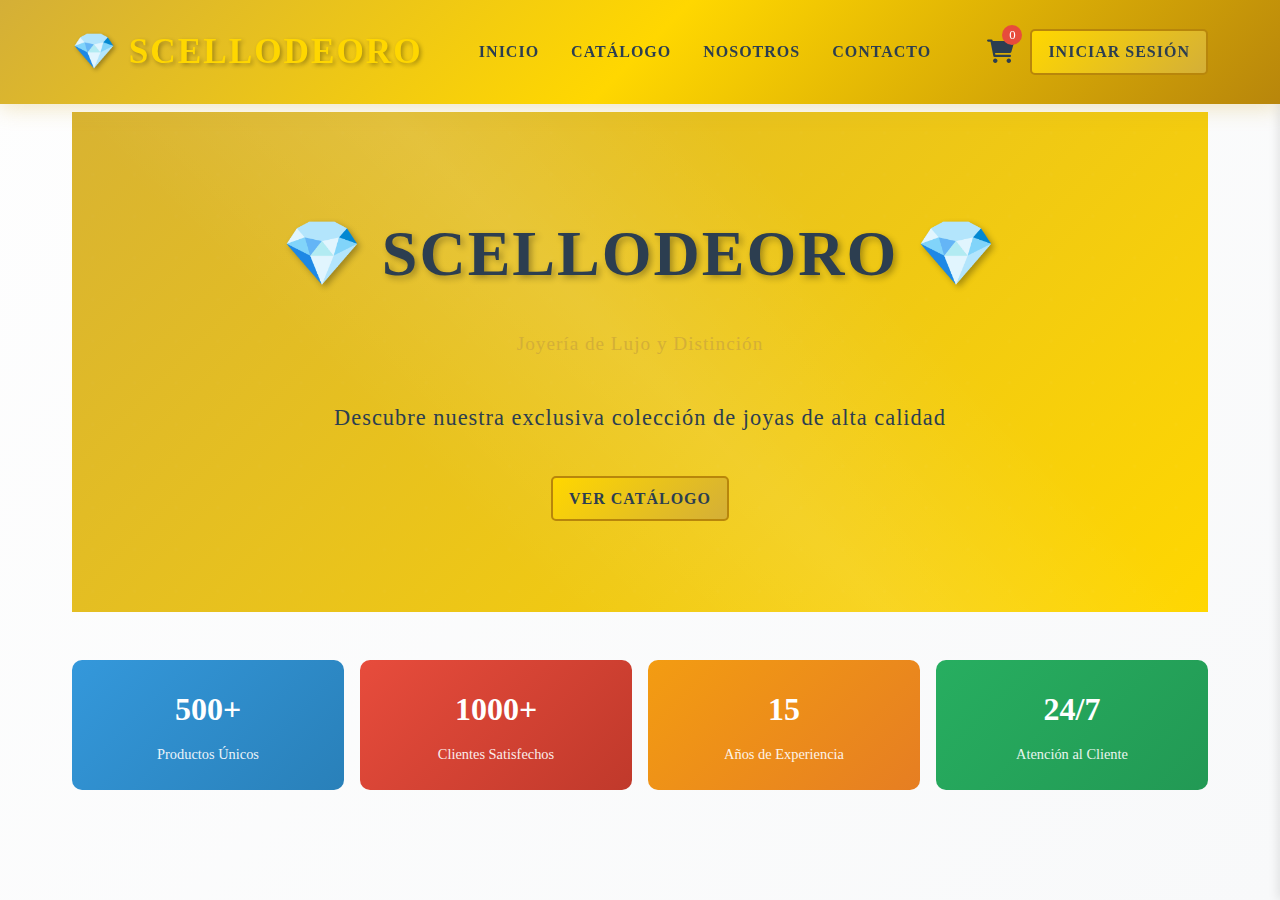
<file: joyeria.html>
<!DOCTYPE html>
<html lang="es">
<head>
    <meta charset="UTF-8">
    <meta name="viewport" content="width=device-width, initial-scale=1.0">
    <title>Scellodeoro - Joyería de Lujo</title>
    <link rel="stylesheet" href="https://cdnjs.cloudflare.com/ajax/libs/font-awesome/6.0.0/css/all.min.css">
    <style>
        * {
            margin: 0;
            padding: 0;
            box-sizing: border-box;
        }

        body {
            font-family: 'Georgia', serif;
            line-height: 1.6;
            color: #2c3e50;
            background: linear-gradient(135deg, #fefefe, #f8f9fa);
        }

        /* Header y Navegación */
        .header {
            background: linear-gradient(135deg, #d4af37, #ffd700, #b8860b);
            color: #2c3e50;
            padding: 1.5rem 0;
            position: fixed;
            width: 100%;
            top: 0;
            z-index: 1000;
            box-shadow: 0 4px 20px rgba(212, 175, 55, 0.3);
        }

        .nav-container {
            max-width: 1200px;
            margin: 0 auto;
            display: flex;
            justify-content: space-between;
            align-items: center;
            padding: 0 2rem;
        }

        .logo {
            font-size: 2.2rem;
            font-weight: bold;
            color: #ffd700;
            text-shadow: 2px 2px 4px rgba(0,0,0,0.3);
            letter-spacing: 2px;
        }

        .nav-menu {
            display: flex;
            list-style: none;
            gap: 2rem;
        }

        .nav-menu a {
            color: #2c3e50;
            text-decoration: none;
            transition: all 0.3s;
            font-weight: 600;
            text-transform: uppercase;
            letter-spacing: 1px;
        }

        .nav-menu a:hover {
            color: #b8860b;
            text-shadow: 1px 1px 2px rgba(0,0,0,0.1);
        }

        .nav-actions {
            display: flex;
            gap: 1rem;
            align-items: center;
        }

        .btn {
            padding: 0.5rem 1rem;
            border: none;
            border-radius: 5px;
            cursor: pointer;
            transition: all 0.3s;
            text-decoration: none;
            display: inline-block;
        }

        .btn-primary {
            background: linear-gradient(135deg, #ffd700, #d4af37);
            color: #2c3e50;
            font-weight: bold;
            border: 2px solid #b8860b;
            text-transform: uppercase;
            letter-spacing: 1px;
        }

        .btn-primary:hover {
            background: linear-gradient(135deg, #d4af37, #b8860b);
            color: white;
            transform: translateY(-2px);
            box-shadow: 0 8px 25px rgba(212, 175, 55, 0.3);
        }

        .cart-icon {
            position: relative;
            font-size: 1.5rem;
            cursor: pointer;
        }

        .cart-count {
            position: absolute;
            top: -8px;
            right: -8px;
            background: #e74c3c;
            color: white;
            border-radius: 50%;
            width: 20px;
            height: 20px;
            display: flex;
            align-items: center;
            justify-content: center;
            font-size: 0.8rem;
        }

        /* Main Content */
        .main-content {
            margin-top: 80px;
            min-height: calc(100vh - 80px);
        }

        .section {
            display: none;
            padding: 2rem;
            max-width: 1200px;
            margin: 0 auto;
        }

        .section.active {
            display: block;
        }

        /* Hero Section */
        .hero {
            background: linear-gradient(135deg, rgba(212, 175, 55, 0.9), rgba(255, 215, 0, 0.8)), url('data:image/svg+xml,<svg xmlns="http://www.w3.org/2000/svg" viewBox="0 0 1200 600"><defs><pattern id="luxury" x="0" y="0" width="50" height="50" patternUnits="userSpaceOnUse"><circle cx="25" cy="25" r="2" fill="%23ffffff" opacity="0.1"/></pattern></defs><rect fill="%23ffd700" width="1200" height="600"/><rect fill="url(%23luxury)" width="1200" height="600"/></svg>');
            height: 500px;
            display: flex;
            align-items: center;
            justify-content: center;
            text-align: center;
            color: #2c3e50;
            margin-bottom: 3rem;
            position: relative;
            overflow: hidden;
        }

        .hero::before {
            content: '';
            position: absolute;
            top: 0;
            left: 0;
            right: 0;
            bottom: 0;
            background: linear-gradient(45deg, transparent 30%, rgba(255,255,255,0.1) 50%, transparent 70%);
            animation: shimmer 3s infinite;
        }

        @keyframes shimmer {
            0% { transform: translateX(-100%); }
            100% { transform: translateX(100%); }
        }

        .hero-content {
            position: relative;
            z-index: 1;
        }

        .hero-content h1 {
            font-size: 4rem;
            margin-bottom: 1.5rem;
            text-shadow: 3px 3px 6px rgba(0,0,0,0.3);
            font-weight: 700;
            letter-spacing: 2px;
        }

        .hero-content p {
            font-size: 1.4rem;
            margin-bottom: 2.5rem;
            font-weight: 300;
            letter-spacing: 1px;
        }

        /* Filtros y Búsqueda */
        .filters {
            background: white;
            padding: 1.5rem;
            border-radius: 10px;
            margin-bottom: 2rem;
            box-shadow: 0 2px 10px rgba(0,0,0,0.1);
        }

        .filter-row {
            display: flex;
            gap: 1rem;
            flex-wrap: wrap;
            align-items: center;
        }

        .search-box {
            flex: 1;
            min-width: 250px;
        }

        .search-box input {
            width: 100%;
            padding: 0.75rem;
            border: 1px solid #ddd;
            border-radius: 5px;
            font-size: 1rem;
        }

        .filter-select {
            padding: 0.75rem;
            border: 1px solid #ddd;
            border-radius: 5px;
            font-size: 1rem;
        }

        /* Grid de Productos */
        .products-grid {
            display: grid;
            grid-template-columns: repeat(auto-fill, minmax(320px, 1fr));
            gap: 2.5rem;
            margin-bottom: 3rem;
        }

        .product-card {
            background: linear-gradient(145deg, #ffffff, #fafafa);
            border-radius: 20px;
            overflow: hidden;
            box-shadow: 0 8px 30px rgba(212, 175, 55, 0.15);
            transition: all 0.4s ease;
            border: 2px solid #f0f0f0;
            position: relative;
        }

        .product-card::before {
            content: '';
            position: absolute;
            top: 0;
            left: 0;
            right: 0;
            bottom: 0;
            background: linear-gradient(135deg, rgba(255, 215, 0, 0.1), rgba(212, 175, 55, 0.1));
            opacity: 0;
            transition: opacity 0.3s ease;
            border-radius: 20px;
        }

        .product-card:hover::before {
            opacity: 1;
        }

        .product-card:hover {
            transform: translateY(-10px) scale(1.02);
            box-shadow: 0 15px 50px rgba(212, 175, 55, 0.25);
            border-color: #d4af37;
        }

        .product-image {
            height: 250px;
            background: #f8f9fa;
            display: flex;
            align-items: center;
            justify-content: center;
            font-size: 3rem;
            color: #bdc3c7;
        }

        .product-info {
            padding: 2rem;
            position: relative;
            z-index: 1;
        }

        .product-title {
            font-size: 1.3rem;
            font-weight: 600;
            margin-bottom: 0.8rem;
            color: #2c3e50;
            letter-spacing: 0.5px;
        }

        .product-price {
            font-size: 1.6rem;
            color: #d4af37;
            font-weight: bold;
            margin-bottom: 1rem;
            text-shadow: 1px 1px 2px rgba(0,0,0,0.1);
        }

        .product-description {
            color: #7f8c8d;
            margin-bottom: 1rem;
            font-size: 0.9rem;
        }

        .product-actions {
            display: flex;
            gap: 0.5rem;
        }

        .btn-add-cart {
            flex: 1;
            background: #27ae60;
            color: white;
            border: none;
            padding: 0.75rem;
            border-radius: 5px;
            cursor: pointer;
            transition: background 0.3s;
        }

        .btn-add-cart:hover {
            background: #229954;
        }

        .btn-wishlist {
            background: #e74c3c;
            color: white;
            border: none;
            padding: 0.75rem;
            border-radius: 5px;
            cursor: pointer;
            transition: background 0.3s;
        }

        .btn-wishlist:hover {
            background: #c0392b;
        }

        /* Carrito */
        .cart-sidebar {
            position: fixed;
            right: -400px;
            top: 80px;
            width: 400px;
            height: calc(100vh - 80px);
            background: white;
            box-shadow: -2px 0 10px rgba(0,0,0,0.1);
            transition: right 0.3s;
            z-index: 999;
            overflow-y: auto;
        }

        .cart-sidebar.open {
            right: 0;
        }

        .cart-header {
            padding: 1.5rem;
            border-bottom: 1px solid #eee;
            display: flex;
            justify-content: space-between;
            align-items: center;
        }

        .cart-items {
            padding: 1rem;
        }

        .cart-item {
            display: flex;
            gap: 1rem;
            padding: 1rem;
            border-bottom: 1px solid #eee;
        }

        .cart-item-image {
            width: 60px;
            height: 60px;
            background: #f8f9fa;
            border-radius: 5px;
            display: flex;
            align-items: center;
            justify-content: center;
        }

        .cart-item-info {
            flex: 1;
        }

        .cart-item-title {
            font-weight: bold;
            margin-bottom: 0.5rem;
        }

        .cart-item-price {
            color: #f39c12;
            font-weight: bold;
        }

        .quantity-controls {
            display: flex;
            gap: 0.5rem;
            align-items: center;
            margin-top: 0.5rem;
        }

        .quantity-btn {
            width: 30px;
            height: 30px;
            border: 1px solid #ddd;
            background: white;
            cursor: pointer;
            border-radius: 3px;
        }

        .cart-total {
            padding: 1.5rem;
            border-top: 2px solid #eee;
            background: #f8f9fa;
        }

        .total-amount {
            font-size: 1.5rem;
            font-weight: bold;
            color: #2c3e50;
            margin-bottom: 1rem;
        }

        /* Formularios */
        .form-container {
            max-width: 500px;
            margin: 2rem auto;
            background: white;
            padding: 2rem;
            border-radius: 10px;
            box-shadow: 0 4px 15px rgba(0,0,0,0.1);
        }

        .form-group {
            margin-bottom: 1.5rem;
        }

        .form-group label {
            display: block;
            margin-bottom: 0.5rem;
            font-weight: bold;
            color: #2c3e50;
        }

        .form-group input,
        .form-group select,
        .form-group textarea {
            width: 100%;
            padding: 0.75rem;
            border: 1px solid #ddd;
            border-radius: 5px;
            font-size: 1rem;
        }

        .form-group textarea {
            height: 100px;
            resize: vertical;
        }

        /* Panel Administrativo */
        .admin-panel {
            background: white;
            border-radius: 10px;
            padding: 2rem;
            box-shadow: 0 4px 15px rgba(0,0,0,0.1);
        }

        .admin-tabs {
            display: flex;
            gap: 1rem;
            margin-bottom: 2rem;
            border-bottom: 1px solid #eee;
        }

        .admin-tab {
            padding: 1rem 2rem;
            background: none;
            border: none;
            cursor: pointer;
            border-bottom: 2px solid transparent;
            transition: all 0.3s;
        }

        .admin-tab.active {
            border-bottom-color: #f39c12;
            color: #f39c12;
        }

        .admin-content {
            display: none;
        }

        .admin-content.active {
            display: block;
        }

        .stats-grid {
            display: grid;
            grid-template-columns: repeat(auto-fit, minmax(200px, 1fr));
            gap: 1rem;
            margin-bottom: 2rem;
        }

        .stat-card {
            background: linear-gradient(135deg, #3498db, #2980b9);
            color: white;
            padding: 1.5rem;
            border-radius: 10px;
            text-align: center;
        }

        .stat-number {
            font-size: 2rem;
            font-weight: bold;
            margin-bottom: 0.5rem;
        }

        .stat-label {
            font-size: 0.9rem;
            opacity: 0.9;
        }

        /* Responsive */
        @media (max-width: 768px) {
            .nav-container {
                flex-direction: column;
                gap: 1rem;
            }

            .nav-menu {
                flex-direction: column;
                gap: 1rem;
            }

            .main-content {
                margin-top: 120px;
            }

            .hero-content h1 {
                font-size: 2rem;
            }

            .filter-row {
                flex-direction: column;
            }

            .cart-sidebar {
                width: 100%;
                right: -100%;
            }

            .products-grid {
                grid-template-columns: repeat(auto-fill, minmax(250px, 1fr));
            }
        }

        .hidden {
            display: none !important;
        }

        .overlay {
            position: fixed;
            top: 0;
            left: 0;
            width: 100%;
            height: 100%;
            background: rgba(0,0,0,0.5);
            z-index: 998;
            display: none;
        }

        .overlay.active {
            display: block;
        }
    </style>
</head>
<body>
    <!-- Header -->
    <header class="header">
        <div class="nav-container">
            <div class="logo">
                💎 SCELLODEORO
            </div>
            <nav>
                <ul class="nav-menu">
                    <li><a href="#" onclick="showSection('home')">Inicio</a></li>
                    <li><a href="#" onclick="showSection('catalog')">Catálogo</a></li>
                    <li><a href="#" onclick="showSection('about')">Nosotros</a></li>
                    <li><a href="#" onclick="showSection('contact')">Contacto</a></li>
                </ul>
            </nav>
            <div class="nav-actions">
                <div class="cart-icon" onclick="toggleCart()">
                    <i class="fas fa-shopping-cart"></i>
                    <span class="cart-count" id="cartCount">0</span>
                </div>
                <a href="#" class="btn btn-primary" onclick="showSection('login')">Iniciar Sesión</a>
                <a href="#" class="btn btn-primary" onclick="showSection('admin')" id="adminBtn" style="display: none;">Admin</a>
            </div>
        </div>
    </header>

    <!-- Overlay -->
    <div class="overlay" id="overlay" onclick="closeCart()"></div>

    <!-- Carrito Sidebar -->
    <div class="cart-sidebar" id="cartSidebar">
        <div class="cart-header">
            <h3>Carrito de Compras</h3>
            <button onclick="closeCart()" style="background: none; border: none; font-size: 1.5rem; cursor: pointer;">
                <i class="fas fa-times"></i>
            </button>
        </div>
        <div class="cart-items" id="cartItems">
            <!-- Los items del carrito se cargarán aquí -->
        </div>
        <div class="cart-total">
            <div class="total-amount" id="cartTotal">Total: $0</div>
            <button class="btn btn-primary" style="width: 100%; margin-bottom: 1rem;" onclick="showSection('checkout')">Proceder al Pago</button>
            <button class="btn" style="width: 100%; background: #95a5a6; color: white;" onclick="clearCart()">Vaciar Carrito</button>
        </div>
    </div>

    <!-- Main Content -->
    <main class="main-content">
        <!-- Sección Inicio -->
        <section id="home" class="section active">
            <div class="hero">
                <div class="hero-content">
                    <h1>💎 SCELLODEORO 💎</h1>
                <p style="font-size: 1.2rem; margin-top: 0.5rem; color: #d4af37; font-weight: 300;">Joyería de Lujo y Distinción</p>
                    <p>Descubre nuestra exclusiva colección de joyas de alta calidad</p>
                    <a href="#" class="btn btn-primary" onclick="showSection('catalog')">Ver Catálogo</a>
                </div>
            </div>
            
            <div class="stats-grid">
                <div class="stat-card">
                    <div class="stat-number">500+</div>
                    <div class="stat-label">Productos Únicos</div>
                </div>
                <div class="stat-card" style="background: linear-gradient(135deg, #e74c3c, #c0392b);">
                    <div class="stat-number">1000+</div>
                    <div class="stat-label">Clientes Satisfechos</div>
                </div>
                <div class="stat-card" style="background: linear-gradient(135deg, #f39c12, #e67e22);">
                    <div class="stat-number">15</div>
                    <div class="stat-label">Años de Experiencia</div>
                </div>
                <div class="stat-card" style="background: linear-gradient(135deg, #27ae60, #229954);">
                    <div class="stat-number">24/7</div>
                    <div class="stat-label">Atención al Cliente</div>
                </div>
            </div>
        </section>

        <!-- Sección Catálogo -->
        <section id="catalog" class="section">
            <h2 style="text-align: center; margin-bottom: 2rem; color: #2c3e50;">Nuestro Catálogo</h2>
            
            <!-- Filtros -->
            <div class="filters">
                <div class="filter-row">
                    <div class="search-box">
                        <input type="text" id="searchInput" placeholder="Buscar productos..." onkeyup="filterProducts()">
                    </div>
                    <select id="categoryFilter" class="filter-select" onchange="filterProducts()">
                        <option value="">Todas las categorías</option>
                        <option value="anillos">Anillos</option>
                        <option value="collares">Collares</option>
                        <option value="aretes">Aretes</option>
                        <option value="pulseras">Pulseras</option>
                        <option value="relojes">Relojes</option>
                    </select>
                    <select id="priceFilter" class="filter-select" onchange="filterProducts()">
                        <option value="">Todos los precios</option>
                        <option value="0-100">$0 - $100</option>
                        <option value="100-500">$100 - $500</option>
                        <option value="500-1000">$500 - $1000</option>
                        <option value="1000+">$1000+</option>
                    </select>
                    <button class="btn btn-primary" onclick="resetFilters()">Limpiar Filtros</button>
                </div>
            </div>

            <!-- Grid de Productos -->
            <div class="products-grid" id="productsGrid">
                <!-- Los productos se cargarán aquí dinámicamente -->
            </div>
        </section>

        <!-- Sección Login -->
        <section id="login" class="section">
            <div class="form-container">
                <h2 style="text-align: center; margin-bottom: 2rem; color: #2c3e50;">Iniciar Sesión</h2>
                <form id="loginForm">
                    <div class="form-group">
                        <label for="loginEmail">Email:</label>
                        <input type="email" id="loginEmail" required>
                    </div>
                    <div class="form-group">
                        <label for="loginPassword">Contraseña:</label>
                        <input type="password" id="loginPassword" required>
                    </div>
                    <button type="submit" class="btn btn-primary" style="width: 100%; margin-bottom: 1rem;">Iniciar Sesión</button>
                </form>
                <p style="text-align: center;">
                    ¿No tienes cuenta? <a href="#" onclick="showSection('register')">Regístrate aquí</a>
                </p>
            </div>
        </section>

        <!-- Sección Registro -->
        <section id="register" class="section">
            <div class="form-container">
                <h2 style="text-align: center; margin-bottom: 2rem; color: #2c3e50;">Crear Cuenta</h2>
                <form id="registerForm">
                    <div class="form-group">
                        <label for="registerName">Nombre Completo:</label>
                        <input type="text" id="registerName" required>
                    </div>
                    <div class="form-group">
                        <label for="registerEmail">Email:</label>
                        <input type="email" id="registerEmail" required>
                    </div>
                    <div class="form-group">
                        <label for="registerPassword">Contraseña:</label>
                        <input type="password" id="registerPassword" required>
                    </div>
                    <div class="form-group">
                        <label for="registerPhone">Teléfono:</label>
                        <input type="tel" id="registerPhone" required>
                    </div>
                    <button type="submit" class="btn btn-primary" style="width: 100%; margin-bottom: 1rem;">Crear Cuenta</button>
                </form>
                <p style="text-align: center;">
                    ¿Ya tienes cuenta? <a href="#" onclick="showSection('login')">Inicia sesión aquí</a>
                </p>
            </div>
        </section>

        <!-- Sección Checkout -->
        <section id="checkout" class="section">
            <div class="form-container" style="max-width: 800px;">
                <h2 style="text-align: center; margin-bottom: 2rem; color: #2c3e50;">Finalizar Compra</h2>
                <form id="checkoutForm">
                    <h3 style="margin-bottom: 1rem; color: #2c3e50;">Información de Envío</h3>
                    <div style="display: grid; grid-template-columns: 1fr 1fr; gap: 1rem;">
                        <div class="form-group">
                            <label for="shippingName">Nombre:</label>
                            <input type="text" id="shippingName" required>
                        </div>
                        <div class="form-group">
                            <label for="shippingLastName">Apellido:</label>
                            <input type="text" id="shippingLastName" required>
                        </div>
                    </div>
                    <div class="form-group">
                        <label for="shippingAddress">Dirección:</label>
                        <input type="text" id="shippingAddress" required>
                    </div>
                    <div style="display: grid; grid-template-columns: 1fr 1fr 1fr; gap: 1rem;">
                        <div class="form-group">
                            <label for="shippingCity">Ciudad:</label>
                            <input type="text" id="shippingCity" required>
                        </div>
                        <div class="form-group">
                            <label for="shippingState">Estado:</label>
                            <input type="text" id="shippingState" required>
                        </div>
                        <div class="form-group">
                            <label for="shippingZip">Código Postal:</label>
                            <input type="text" id="shippingZip" required>
                        </div>
                    </div>
                    
                    <h3 style="margin: 2rem 0 1rem; color: #2c3e50;">Información de Pago</h3>
                    <div class="form-group">
                        <label for="cardNumber">Número de Tarjeta:</label>
                        <input type="text" id="cardNumber" placeholder="1234 5678 9012 3456" required>
                    </div>
                    <div style="display: grid; grid-template-columns: 1fr 1fr 1fr; gap: 1rem;">
                        <div class="form-group">
                            <label for="cardExpiry">Vencimiento:</label>
                            <input type="text" id="cardExpiry" placeholder="MM/AA" required>
                        </div>
                        <div class="form-group">
                            <label for="cardCVC">CVC:</label>
                            <input type="text" id="cardCVC" placeholder="123" required>
                        </div>
                        <div class="form-group">
                            <label for="cardName">Nombre en la Tarjeta:</label>
                            <input type="text" id="cardName" required>
                        </div>
                    </div>
                    
                    <div style="background: #f8f9fa; padding: 1.5rem; border-radius: 5px; margin: 2rem 0;">
                        <h4 style="margin-bottom: 1rem; color: #2c3e50;">Resumen del Pedido</h4>
                        <div id="orderSummary"></div>
                        <div style="border-top: 1px solid #ddd; padding-top: 1rem; margin-top: 1rem;">
                            <strong id="finalTotal">Total: $0</strong>
                        </div>
                    </div>
                    
                    <button type="submit" class="btn btn-primary" style="width: 100%; padding: 1rem; font-size: 1.1rem;">Confirmar Pedido</button>
                </form>
            </div>
        </section>

        <!-- Panel Administrativo -->
        <section id="admin" class="section">
            <div class="admin-panel">
                <h2 style="text-align: center; margin-bottom: 2rem; color: #2c3e50;">Panel Administrativo</h2>
                
                <div class="admin-tabs">
                    <button class="admin-tab active" onclick="showAdminTab('dashboard')">Dashboard</button>
                    <button class="admin-tab" onclick="showAdminTab('products')">Productos</button>
                    <button class="admin-tab" onclick="showAdminTab('orders')">Pedidos</button>
                    <button class="admin-tab" onclick="showAdminTab('users')">Usuarios</button>
                </div>

                <!-- Dashboard -->
                <div id="adminDashboard" class="admin-content active">
                    <div class="stats-grid">
                        <div class="stat-card">
                            <div class="stat-number" id="totalProducts">0</div>
                            <div class="stat-label">Total Productos</div>
                        </div>
                        <div class="stat-card" style="background: linear-gradient(135deg, #e74c3c, #c0392b);">
                            <div class="stat-number" id="totalOrders">0</div>
                            <div class="stat-label">Pedidos Totales</div>
                        </div>
                        <div class="stat-card" style="background: linear-gradient(135deg, #f39c12, #e67e22);">
                            <div class="stat-number" id="totalRevenue">$0</div>
                            <div class="stat-label">Ingresos Totales</div>
                        </div>
                        <div class="stat-card" style="background: linear-gradient(135deg, #27ae60, #229954);">
                            <div class="stat-number" id="totalUsers">0</div>
                            <div class="stat-label">Usuarios Registrados</div>
                        </div>
                    </div>
                </div>

                <!-- Gestión de Productos -->
                <div id="adminProducts" class="admin-content">
                    <div style="display: flex; justify-content: space-between; align-items: center; margin-bottom: 2rem;">
                        <h3>Gestión de Productos</h3>
                        <button class="btn btn-primary" onclick="showAddProductForm()">Agregar Producto</button>
                    </div>
                    
                    <div id="addProductForm" class="hidden" style="background: #f8f9fa; padding: 2rem; border-radius: 10px; margin-bottom: 2rem;">
                        <h4 style="margin-bottom: 1rem;">Agregar Nuevo Producto</h4>
                        <form id="productForm">
                            <div style="display: grid; grid-template-columns: 1fr 1fr; gap: 1rem;">
                                <div class="form-group">
                                    <label for="productName">Nombre:</label>
                                    <input type="text" id="productName" required>
                                </div>
                                <div class="form-group">
                                    <label for="productPrice">Precio:</label>
                                    <input type="number" id="productPrice" step="0.01" required>
                                </div>
                            </div>
                            <div style="display: grid; grid-template-columns: 1fr 1fr; gap: 1rem;">
                                <div class="form-group">
                                    <label for="productCategory">Categoría:</label>
                                    <select id="productCategory" required>
                                        <option value="">Seleccionar categoría</option>
                                        <option value="anillos">Anillos</option>
                                        <option value="collares">Collares</option>
                                        <option value="aretes">Aretes</option>
                                        <option value="pulseras">Pulseras</option>
                                        <option value="relojes">Relojes</option>
                                    </select>
                                </div>
                                <div class="form-group">
                                    <label for="productStock">Stock:</label>
                                    <input type="number" id="productStock" required>
                                </div>
                            </div>
                            <div class="form-group">
                                <label for="productDescription">Descripción:</label>
                                <textarea id="productDescription" required></textarea>
                            </div>
                            <div style="display: flex; gap: 1rem;">
                                <button type="submit" class="btn btn-primary">Guardar Producto</button>
                                <button type="button" class="btn" onclick="hideAddProductForm()" style="background: #95a5a6; color: white;">Cancelar</button>
                            </div>
                        </form>
                    </div>
                    
                    <div id="productsTable">
                        <!-- Tabla de productos se cargará aquí -->
                    </div>
                </div>

                <!-- Gestión de Pedidos -->
                <div id="adminOrders" class="admin-content">
                    <h3 style="margin-bottom: 2rem;">Gestión de Pedidos</h3>
                    <div id="ordersTable">
                        <!-- Tabla de pedidos se cargará aquí -->
                    </div>
                </div>

                <!-- Gestión de Usuarios -->
                <div id="adminUsers" class="admin-content">
                    <h3 style="margin-bottom: 2rem;">Gestión de Usuarios</h3>
                    <div id="usersTable">
                        <!-- Tabla de usuarios se cargará aquí -->
                    </div>
                </div>
            </div>
        </section>

        <!-- Sección Nosotros -->
        <section id="about" class="section">
            <div style="max-width: 800px; margin: 0 auto; text-align: center;">
                <h2 style="margin-bottom: 2rem; color: #2c3e50;">Sobre Nosotros</h2>
                <p style="font-size: 1.2rem; line-height: 1.8; margin-bottom: 2rem; color: #7f8c8d;">
                    Con más de 15 años de experiencia en el mundo de la joyería, nos especializamos en crear y ofrecer 
                    las piezas más elegantes y exclusivas. Nuestro compromiso es brindar calidad excepcional y un 
                    servicio personalizado a cada uno de nuestros clientes.
                </p>
                <div class="stats-grid" style="margin-top: 3rem;">
                    <div class="stat-card">
                        <div class="stat-number">15+</div>
                        <div class="stat-label">Años de Experiencia</div>
                    </div>
                    <div class="stat-card" style="background: linear-gradient(135deg, #e74c3c, #c0392b);">
                        <div class="stat-number">500+</div>
                        <div class="stat-label">Diseños Únicos</div>
                    </div>
                    <div class="stat-card" style="background: linear-gradient(135deg, #f39c12, #e67e22);">
                        <div class="stat-number">1000+</div>
                        <div class="stat-label">Clientes Felices</div>
                    </div>
                </div>
            </div>
        </section>

        <!-- Sección Contacto -->
        <section id="contact" class="section">
            <div class="form-container">
                <h2 style="text-align: center; margin-bottom: 2rem; color: #2c3e50;">Contáctanos</h2>
                <form id="contactForm">
                    <div class="form-group">
                        <label for="contactName">Nombre:</label>
                        <input type="text" id="contactName" required>
                    </div>
                    <div class="form-group">
                        <label for="contactEmail">Email:</label>
                        <input type="email" id="contactEmail" required>
                    </div>
                    <div class="form-group">
                        <label for="contactSubject">Asunto:</label>
                        <input type="text" id="contactSubject" required>
                    </div>
                    <div class="form-group">
                        <label for="contactMessage">Mensaje:</label>
                        <textarea id="contactMessage" required></textarea>
                    </div>
                    <button type="submit" class="btn btn-primary" style="width: 100%;">Enviar Mensaje</button>
                </form>
                
                <div style="margin-top: 3rem; text-align: center;">
                    <h3 style="margin-bottom: 1rem; color: #2c3e50;">Información de Contacto</h3>
                    <p><i class="fas fa-phone"></i> +1 (555) 123-4567</p>
                    <p><i class="fas fa-envelope"></i> info@joyeriaelegante.com</p>
                    <p><i class="fas fa-map-marker-alt"></i> 123 Calle Principal, Ciudad, País</p>
                </div>
            </div>
        </section>
    </main>

    <script>
        // Variables globales
        let products = [];
        let cart = JSON.parse(localStorage.getItem('cart')) || [];
        let users = JSON.parse(localStorage.getItem('users')) || [];
        let orders = JSON.parse(localStorage.getItem('orders')) || [];
        let currentUser = JSON.parse(localStorage.getItem('currentUser')) || null;
        let isAdmin = currentUser && currentUser.email === 'admin@joyeria.com';

        // Productos de ejemplo
        const sampleProducts = [
            {
                id: 1,
                name: 'Anillo de Diamante Clásico',
                price: 1299.99,
                category: 'anillos',
                description: 'Elegante anillo de oro blanco de 18k con diamante solitario de 1 quilate.',
                stock: 5,
                image: '💍'
            },
            {
                id: 2,
                name: 'Collar de Perlas Naturales',
                price: 899.99,
                category: 'collares',
                description: 'Hermoso collar de perlas naturales cultivadas con cierre de oro.',
                stock: 8,
                image: '📿'
            },
            {
                id: 3,
                name: 'Aretes de Esmeralda',
                price: 1599.99,
                category: 'aretes',
                description: 'Exquisitos aretes de oro amarillo con esmeraldas colombianas.',
                stock: 3,
                image: '💎'
            },
            {
                id: 4,
                name: 'Pulsera de Oro Rosa',
                price: 699.99,
                category: 'pulseras',
                description: 'Delicada pulsera de oro rosa de 14k con diseño entrelazado.',
                stock: 12,
                image: '⌚'
            },
            {
                id: 5,
                name: 'Reloj de Lujo Suizo',
                price: 2999.99,
                category: 'relojes',
                description: 'Reloj suizo de precisión con caja de acero inoxidable y correa de cuero.',
                stock: 2,
                image: '⌚'
            },
            {
                id: 6,
                name: 'Anillo de Rubí Vintage',
                price: 1899.99,
                category: 'anillos',
                description: 'Anillo vintage de platino con rubí birmano y diamantes laterales.',
                stock: 1,
                image: '💍'
            }
        ];

        // Inicialización
        document.addEventListener('DOMContentLoaded', function() {
            // Cargar productos de ejemplo si no existen
            if (!localStorage.getItem('products')) {
                products = sampleProducts;
                localStorage.setItem('products', JSON.stringify(products));
            } else {
                products = JSON.parse(localStorage.getItem('products'));
            }

            // Crear usuario admin por defecto
            if (!users.find(u => u.email === 'admin@joyeria.com')) {
                users.push({
                    id: Date.now(),
                    name: 'Administrador',
                    email: 'admin@joyeria.com',
                    password: 'admin123',
                    phone: '555-0000',
                    isAdmin: true
                });
                localStorage.setItem('users', JSON.stringify(users));
            }

            updateCartUI();
            loadProducts();
            updateAdminVisibility();
            updateAdminStats();
        });

        // Navegación entre secciones
        function showSection(sectionId) {
            // Ocultar todas las secciones
            document.querySelectorAll('.section').forEach(section => {
                section.classList.remove('active');
            });
            
            // Mostrar la sección seleccionada
            document.getElementById(sectionId).classList.add('active');
            
            // Cerrar carrito si está abierto
            closeCart();
            
            // Cargar contenido específico de la sección
            if (sectionId === 'catalog') {
                loadProducts();
            } else if (sectionId === 'admin') {
                loadAdminData();
            } else if (sectionId === 'checkout') {
                loadOrderSummary();
            }
        }

        // Gestión del carrito
        function toggleCart() {
            const cartSidebar = document.getElementById('cartSidebar');
            const overlay = document.getElementById('overlay');
            
            if (cartSidebar.classList.contains('open')) {
                closeCart();
            } else {
                cartSidebar.classList.add('open');
                overlay.classList.add('active');
            }
        }

        function closeCart() {
            document.getElementById('cartSidebar').classList.remove('open');
            document.getElementById('overlay').classList.remove('active');
        }

        function addToCart(productId) {
            const product = products.find(p => p.id === productId);
            if (!product || product.stock <= 0) {
                alert('Producto no disponible');
                return;
            }

            const existingItem = cart.find(item => item.id === productId);
            if (existingItem) {
                if (existingItem.quantity < product.stock) {
                    existingItem.quantity++;
                } else {
                    alert('No hay suficiente stock disponible');
                    return;
                }
            } else {
                cart.push({
                    id: productId,
                    name: product.name,
                    price: product.price,
                    image: product.image,
                    quantity: 1
                });
            }

            localStorage.setItem('cart', JSON.stringify(cart));
            updateCartUI();
            
            // Mostrar mensaje de confirmación
            alert('Producto agregado al carrito');
        }

        function removeFromCart(productId) {
            cart = cart.filter(item => item.id !== productId);
            localStorage.setItem('cart', JSON.stringify(cart));
            updateCartUI();
        }

        function updateQuantity(productId, change) {
            const item = cart.find(item => item.id === productId);
            const product = products.find(p => p.id === productId);
            
            if (item && product) {
                const newQuantity = item.quantity + change;
                if (newQuantity <= 0) {
                    removeFromCart(productId);
                } else if (newQuantity <= product.stock) {
                    item.quantity = newQuantity;
                    localStorage.setItem('cart', JSON.stringify(cart));
                    updateCartUI();
                } else {
                    alert('No hay suficiente stock disponible');
                }
            }
        }

        function clearCart() {
            if (confirm('¿Estás seguro de que quieres vaciar el carrito?')) {
                cart = [];
                localStorage.setItem('cart', JSON.stringify(cart));
                updateCartUI();
            }
        }

        function updateCartUI() {
            const cartCount = document.getElementById('cartCount');
            const cartItems = document.getElementById('cartItems');
            const cartTotal = document.getElementById('cartTotal');

            // Actualizar contador
            const totalItems = cart.reduce((sum, item) => sum + item.quantity, 0);
            cartCount.textContent = totalItems;

            // Actualizar items del carrito
            if (cart.length === 0) {
                cartItems.innerHTML = '<p style="text-align: center; padding: 2rem; color: #7f8c8d;">El carrito está vacío</p>';
            } else {
                cartItems.innerHTML = cart.map(item => `
                    <div class="cart-item">
                        <div class="cart-item-image">${item.image}</div>
                        <div class="cart-item-info">
                            <div class="cart-item-title">${item.name}</div>
                            <div class="cart-item-price">$${item.price}</div>
                            <div class="quantity-controls">
                                <button class="quantity-btn" onclick="updateQuantity(${item.id}, -1)">-</button>
                                <span style="padding: 0 1rem;">${item.quantity}</span>
                                <button class="quantity-btn" onclick="updateQuantity(${item.id}, 1)">+</button>
                                <button onclick="removeFromCart(${item.id})" style="margin-left: 1rem; background: #e74c3c; color: white; border: none; padding: 0.25rem 0.5rem; border-radius: 3px; cursor: pointer;">
                                    <i class="fas fa-trash"></i>
                                </button>
                            </div>
                        </div>
                    </div>
                `).join('');
            }

            // Actualizar total
            const total = cart.reduce((sum, item) => sum + (item.price * item.quantity), 0);
            cartTotal.textContent = `Total: $${total.toFixed(2)}`;
        }

        // Gestión de productos
        function loadProducts() {
            const productsGrid = document.getElementById('productsGrid');
            const filteredProducts = getFilteredProducts();

            if (filteredProducts.length === 0) {
                productsGrid.innerHTML = '<p style="text-align: center; grid-column: 1 / -1; padding: 2rem; color: #7f8c8d;">No se encontraron productos</p>';
                return;
            }

            productsGrid.innerHTML = filteredProducts.map(product => `
                <div class="product-card">
                    <div class="product-image">${product.image}</div>
                    <div class="product-info">
                        <div class="product-title">${product.name}</div>
                        <div class="product-price">$${product.price}</div>
                        <div class="product-description">${product.description}</div>
                        <div class="product-actions">
                            <button class="btn-add-cart" onclick="addToCart(${product.id})" ${product.stock <= 0 ? 'disabled' : ''}>
                                ${product.stock <= 0 ? 'Sin Stock' : 'Agregar al Carrito'}
                            </button>
                            <button class="btn-wishlist">
                                <i class="fas fa-heart"></i>
                            </button>
                        </div>
                        <small style="color: #7f8c8d;">Stock: ${product.stock}</small>
                    </div>
                </div>
            `).join('');
        }

        function getFilteredProducts() {
            const searchTerm = document.getElementById('searchInput')?.value.toLowerCase() || '';
            const categoryFilter = document.getElementById('categoryFilter')?.value || '';
            const priceFilter = document.getElementById('priceFilter')?.value || '';

            return products.filter(product => {
                const matchesSearch = product.name.toLowerCase().includes(searchTerm) || 
                                    product.description.toLowerCase().includes(searchTerm);
                const matchesCategory = !categoryFilter || product.category === categoryFilter;
                
                let matchesPrice = true;
                if (priceFilter) {
                    if (priceFilter === '0-100') {
                        matchesPrice = product.price <= 100;
                    } else if (priceFilter === '100-500') {
                        matchesPrice = product.price > 100 && product.price <= 500;
                    } else if (priceFilter === '500-1000') {
                        matchesPrice = product.price > 500 && product.price <= 1000;
                    } else if (priceFilter === '1000+') {
                        matchesPrice = product.price > 1000;
                    }
                }

                return matchesSearch && matchesCategory && matchesPrice;
            });
        }

        function filterProducts() {
            loadProducts();
        }

        function resetFilters() {
            document.getElementById('searchInput').value = '';
            document.getElementById('categoryFilter').value = '';
            document.getElementById('priceFilter').value = '';
            loadProducts();
        }

        // Autenticación
        function updateAdminVisibility() {
            const adminBtn = document.getElementById('adminBtn');
            if (isAdmin) {
                adminBtn.style.display = 'inline-block';
            } else {
                adminBtn.style.display = 'none';
            }
        }

        // Formularios
        document.getElementById('loginForm').addEventListener('submit', function(e) {
            e.preventDefault();
            const email = document.getElementById('loginEmail').value;
            const password = document.getElementById('loginPassword').value;

            const user = users.find(u => u.email === email && u.password === password);
            if (user) {
                currentUser = user;
                isAdmin = user.isAdmin || false;
                localStorage.setItem('currentUser', JSON.stringify(currentUser));
                updateAdminVisibility();
                alert('Inicio de sesión exitoso');
                showSection('home');
            } else {
                alert('Credenciales incorrectas');
            }
        });

        document.getElementById('registerForm').addEventListener('submit', function(e) {
            e.preventDefault();
            const name = document.getElementById('registerName').value;
            const email = document.getElementById('registerEmail').value;
            const password = document.getElementById('registerPassword').value;
            const phone = document.getElementById('registerPhone').value;

            if (users.find(u => u.email === email)) {
                alert('El email ya está registrado');
                return;
            }

            const newUser = {
                id: Date.now(),
                name,
                email,
                password,
                phone,
                isAdmin: false
            };

            users.push(newUser);
            localStorage.setItem('users', JSON.stringify(users));
            alert('Cuenta creada exitosamente');
            showSection('login');
        });

        document.getElementById('contactForm').addEventListener('submit', function(e) {
            e.preventDefault();
            alert('Mensaje enviado exitosamente. Te contactaremos pronto.');
            this.reset();
        });

        document.getElementById('checkoutForm').addEventListener('submit', function(e) {
            e.preventDefault();
            
            if (cart.length === 0) {
                alert('El carrito está vacío');
                return;
            }

            const order = {
                id: Date.now(),
                userId: currentUser?.id || null,
                items: [...cart],
                total: cart.reduce((sum, item) => sum + (item.price * item.quantity), 0),
                status: 'Pendiente',
                date: new Date().toISOString(),
                shipping: {
                    name: document.getElementById('shippingName').value,
                    lastName: document.getElementById('shippingLastName').value,
                    address: document.getElementById('shippingAddress').value,
                    city: document.getElementById('shippingCity').value,
                    state: document.getElementById('shippingState').value,
                    zip: document.getElementById('shippingZip').value
                }
            };

            // Actualizar stock
            cart.forEach(item => {
                const product = products.find(p => p.id === item.id);
                if (product) {
                    product.stock -= item.quantity;
                }
            });

            orders.push(order);
            localStorage.setItem('orders', JSON.stringify(orders));
            localStorage.setItem('products', JSON.stringify(products));

            // Limpiar carrito
            cart = [];
            localStorage.setItem('cart', JSON.stringify(cart));
            updateCartUI();

            alert('Pedido realizado exitosamente. Número de orden: ' + order.id);
            showSection('home');
        });

        // Panel Administrativo
        function showAdminTab(tabName) {
            // Actualizar tabs
            document.querySelectorAll('.admin-tab').forEach(tab => {
                tab.classList.remove('active');
            });
            event.target.classList.add('active');

            // Mostrar contenido
            document.querySelectorAll('.admin-content').forEach(content => {
                content.classList.remove('active');
            });
            document.getElementById('admin' + tabName.charAt(0).toUpperCase() + tabName.slice(1)).classList.add('active');

            // Cargar datos específicos
            if (tabName === 'products') {
                loadProductsTable();
            } else if (tabName === 'orders') {
                loadOrdersTable();
            } else if (tabName === 'users') {
                loadUsersTable();
            }
        }

        function loadAdminData() {
            updateAdminStats();
            loadProductsTable();
            loadOrdersTable();
            loadUsersTable();
        }

        function updateAdminStats() {
            document.getElementById('totalProducts').textContent = products.length;
            document.getElementById('totalOrders').textContent = orders.length;
            document.getElementById('totalRevenue').textContent = '$' + orders.reduce((sum, order) => sum + order.total, 0).toFixed(2);
            document.getElementById('totalUsers').textContent = users.length;
        }

        function showAddProductForm() {
            document.getElementById('addProductForm').classList.remove('hidden');
        }

        function hideAddProductForm() {
            document.getElementById('addProductForm').classList.add('hidden');
            document.getElementById('productForm').reset();
        }

        document.getElementById('productForm').addEventListener('submit', function(e) {
            e.preventDefault();
            
            const newProduct = {
                id: Date.now(),
                name: document.getElementById('productName').value,
                price: parseFloat(document.getElementById('productPrice').value),
                category: document.getElementById('productCategory').value,
                description: document.getElementById('productDescription').value,
                stock: parseInt(document.getElementById('productStock').value),
                image: getCategoryIcon(document.getElementById('productCategory').value)
            };

            products.push(newProduct);
            localStorage.setItem('products', JSON.stringify(products));
            
            hideAddProductForm();
            loadProductsTable();
            updateAdminStats();
            alert('Producto agregado exitosamente');
        });

        function getCategoryIcon(category) {
            const icons = {
                'anillos': '💍',
                'collares': '📿',
                'aretes': '💎',
                'pulseras': '⌚',
                'relojes': '⌚'
            };
            return icons[category] || '💎';
        }

        function loadProductsTable() {
             const table = document.getElementById('productsTable');
             table.innerHTML = `
                 <table style="width: 100%; border-collapse: collapse;">
                     <thead>
                         <tr style="background: #f8f9fa;">
                             <th style="padding: 1rem; border: 1px solid #ddd; text-align: left;">ID</th>
                             <th style="padding: 1rem; border: 1px solid #ddd; text-align: left;">Nombre</th>
                             <th style="padding: 1rem; border: 1px solid #ddd; text-align: left;">Categoría</th>
                             <th style="padding: 1rem; border: 1px solid #ddd; text-align: left;">Precio</th>
                             <th style="padding: 1rem; border: 1px solid #ddd; text-align: left;">Stock</th>
                             <th style="padding: 1rem; border: 1px solid #ddd; text-align: left;">Acciones</th>
                         </tr>
                     </thead>
                     <tbody>
                         ${products.map(product => `
                             <tr>
                                 <td style="padding: 1rem; border: 1px solid #ddd;">${product.id}</td>
                                 <td style="padding: 1rem; border: 1px solid #ddd;">${product.name}</td>
                                 <td style="padding: 1rem; border: 1px solid #ddd;">${product.category}</td>
                                 <td style="padding: 1rem; border: 1px solid #ddd;">$${product.price}</td>
                                 <td style="padding: 1rem; border: 1px solid #ddd;">${product.stock}</td>
                                 <td style="padding: 1rem; border: 1px solid #ddd;">
                                     <button onclick="deleteProduct(${product.id})" style="background: #e74c3c; color: white; border: none; padding: 0.5rem 1rem; border-radius: 3px; cursor: pointer;">
                                         Eliminar
                                     </button>
                                 </td>
                             </tr>
                         `).join('')}
                     </tbody>
                 </table>
             `;
         }

         function deleteProduct(productId) {
             if (confirm('¿Estás seguro de que quieres eliminar este producto?')) {
                 products = products.filter(p => p.id !== productId);
                 localStorage.setItem('products', JSON.stringify(products));
                 loadProductsTable();
                 updateAdminStats();
                 alert('Producto eliminado exitosamente');
             }
         }

         function loadOrdersTable() {
             const table = document.getElementById('ordersTable');
             if (orders.length === 0) {
                 table.innerHTML = '<p style="text-align: center; padding: 2rem; color: #7f8c8d;">No hay pedidos registrados</p>';
                 return;
             }

             table.innerHTML = `
                 <table style="width: 100%; border-collapse: collapse;">
                     <thead>
                         <tr style="background: #f8f9fa;">
                             <th style="padding: 1rem; border: 1px solid #ddd; text-align: left;">ID Pedido</th>
                             <th style="padding: 1rem; border: 1px solid #ddd; text-align: left;">Fecha</th>
                             <th style="padding: 1rem; border: 1px solid #ddd; text-align: left;">Cliente</th>
                             <th style="padding: 1rem; border: 1px solid #ddd; text-align: left;">Total</th>
                             <th style="padding: 1rem; border: 1px solid #ddd; text-align: left;">Estado</th>
                             <th style="padding: 1rem; border: 1px solid #ddd; text-align: left;">Acciones</th>
                         </tr>
                     </thead>
                     <tbody>
                         ${orders.map(order => {
                             const user = users.find(u => u.id === order.userId);
                             const date = new Date(order.date).toLocaleDateString();
                             return `
                                 <tr>
                                     <td style="padding: 1rem; border: 1px solid #ddd;">${order.id}</td>
                                     <td style="padding: 1rem; border: 1px solid #ddd;">${date}</td>
                                     <td style="padding: 1rem; border: 1px solid #ddd;">${user ? user.name : 'Invitado'}</td>
                                     <td style="padding: 1rem; border: 1px solid #ddd;">$${order.total.toFixed(2)}</td>
                                     <td style="padding: 1rem; border: 1px solid #ddd;">
                                         <select onchange="updateOrderStatus(${order.id}, this.value)" style="padding: 0.5rem; border: 1px solid #ddd; border-radius: 3px;">
                                             <option value="Pendiente" ${order.status === 'Pendiente' ? 'selected' : ''}>Pendiente</option>
                                             <option value="Procesando" ${order.status === 'Procesando' ? 'selected' : ''}>Procesando</option>
                                             <option value="Enviado" ${order.status === 'Enviado' ? 'selected' : ''}>Enviado</option>
                                             <option value="Entregado" ${order.status === 'Entregado' ? 'selected' : ''}>Entregado</option>
                                             <option value="Cancelado" ${order.status === 'Cancelado' ? 'selected' : ''}>Cancelado</option>
                                         </select>
                                     </td>
                                     <td style="padding: 1rem; border: 1px solid #ddd;">
                                         <button onclick="viewOrderDetails(${order.id})" style="background: #3498db; color: white; border: none; padding: 0.5rem 1rem; border-radius: 3px; cursor: pointer; margin-right: 0.5rem;">
                                             Ver Detalles
                                         </button>
                                         <button onclick="deleteOrder(${order.id})" style="background: #e74c3c; color: white; border: none; padding: 0.5rem 1rem; border-radius: 3px; cursor: pointer;">
                                             Eliminar
                                         </button>
                                     </td>
                                 </tr>
                             `;
                         }).join('')}
                     </tbody>
                 </table>
             `;
         }

         function updateOrderStatus(orderId, newStatus) {
             const order = orders.find(o => o.id === orderId);
             if (order) {
                 order.status = newStatus;
                 localStorage.setItem('orders', JSON.stringify(orders));
                 alert('Estado del pedido actualizado');
             }
         }

         function viewOrderDetails(orderId) {
             const order = orders.find(o => o.id === orderId);
             if (order) {
                 const user = users.find(u => u.id === order.userId);
                 const itemsList = order.items.map(item => `${item.name} x${item.quantity} - $${(item.price * item.quantity).toFixed(2)}`).join('\n');
                 
                 alert(`Detalles del Pedido #${order.id}\n\nCliente: ${user ? user.name : 'Invitado'}\nFecha: ${new Date(order.date).toLocaleString()}\nEstado: ${order.status}\n\nProductos:\n${itemsList}\n\nTotal: $${order.total.toFixed(2)}\n\nDirección de Envío:\n${order.shipping.name} ${order.shipping.lastName}\n${order.shipping.address}\n${order.shipping.city}, ${order.shipping.state} ${order.shipping.zip}`);
             }
         }

         function deleteOrder(orderId) {
             if (confirm('¿Estás seguro de que quieres eliminar este pedido?')) {
                 orders = orders.filter(o => o.id !== orderId);
                 localStorage.setItem('orders', JSON.stringify(orders));
                 loadOrdersTable();
                 updateAdminStats();
                 alert('Pedido eliminado exitosamente');
             }
         }

         function loadUsersTable() {
             const table = document.getElementById('usersTable');
             table.innerHTML = `
                 <table style="width: 100%; border-collapse: collapse;">
                     <thead>
                         <tr style="background: #f8f9fa;">
                             <th style="padding: 1rem; border: 1px solid #ddd; text-align: left;">ID</th>
                             <th style="padding: 1rem; border: 1px solid #ddd; text-align: left;">Nombre</th>
                             <th style="padding: 1rem; border: 1px solid #ddd; text-align: left;">Email</th>
                             <th style="padding: 1rem; border: 1px solid #ddd; text-align: left;">Teléfono</th>
                             <th style="padding: 1rem; border: 1px solid #ddd; text-align: left;">Tipo</th>
                             <th style="padding: 1rem; border: 1px solid #ddd; text-align: left;">Acciones</th>
                         </tr>
                     </thead>
                     <tbody>
                         ${users.map(user => `
                             <tr>
                                 <td style="padding: 1rem; border: 1px solid #ddd;">${user.id}</td>
                                 <td style="padding: 1rem; border: 1px solid #ddd;">${user.name}</td>
                                 <td style="padding: 1rem; border: 1px solid #ddd;">${user.email}</td>
                                 <td style="padding: 1rem; border: 1px solid #ddd;">${user.phone}</td>
                                 <td style="padding: 1rem; border: 1px solid #ddd;">${user.isAdmin ? 'Administrador' : 'Cliente'}</td>
                                 <td style="padding: 1rem; border: 1px solid #ddd;">
                                     ${!user.isAdmin ? `<button onclick="deleteUser(${user.id})" style="background: #e74c3c; color: white; border: none; padding: 0.5rem 1rem; border-radius: 3px; cursor: pointer;">Eliminar</button>` : '<span style="color: #7f8c8d;">Protegido</span>'}
                                 </td>
                             </tr>
                         `).join('')}
                     </tbody>
                 </table>
             `;
         }

         function deleteUser(userId) {
             if (confirm('¿Estás seguro de que quieres eliminar este usuario?')) {
                 users = users.filter(u => u.id !== userId);
                 localStorage.setItem('users', JSON.stringify(users));
                 loadUsersTable();
                 updateAdminStats();
                 alert('Usuario eliminado exitosamente');
             }
         }

         function loadOrderSummary() {
             const orderSummary = document.getElementById('orderSummary');
             const finalTotal = document.getElementById('finalTotal');
             
             if (cart.length === 0) {
                 orderSummary.innerHTML = '<p style="color: #7f8c8d;">El carrito está vacío</p>';
                 finalTotal.textContent = 'Total: $0';
                 return;
             }

             const subtotal = cart.reduce((sum, item) => sum + (item.price * item.quantity), 0);
             const shipping = subtotal > 100 ? 0 : 15; // Envío gratis para compras mayores a $100
             const tax = subtotal * 0.08; // 8% de impuestos
             const total = subtotal + shipping + tax;

             orderSummary.innerHTML = `
                 ${cart.map(item => `
                     <div style="display: flex; justify-content: space-between; margin-bottom: 0.5rem;">
                         <span>${item.name} x${item.quantity}</span>
                         <span>$${(item.price * item.quantity).toFixed(2)}</span>
                     </div>
                 `).join('')}
                 <hr style="margin: 1rem 0;">
                 <div style="display: flex; justify-content: space-between; margin-bottom: 0.5rem;">
                     <span>Subtotal:</span>
                     <span>$${subtotal.toFixed(2)}</span>
                 </div>
                 <div style="display: flex; justify-content: space-between; margin-bottom: 0.5rem;">
                     <span>Envío:</span>
                     <span>${shipping === 0 ? 'Gratis' : '$' + shipping.toFixed(2)}</span>
                 </div>
                 <div style="display: flex; justify-content: space-between; margin-bottom: 0.5rem;">
                     <span>Impuestos:</span>
                     <span>$${tax.toFixed(2)}</span>
                 </div>
             `;
             
             finalTotal.textContent = `Total: $${total.toFixed(2)}`;
         }
     </script>
 </body>
 </html>
</file>
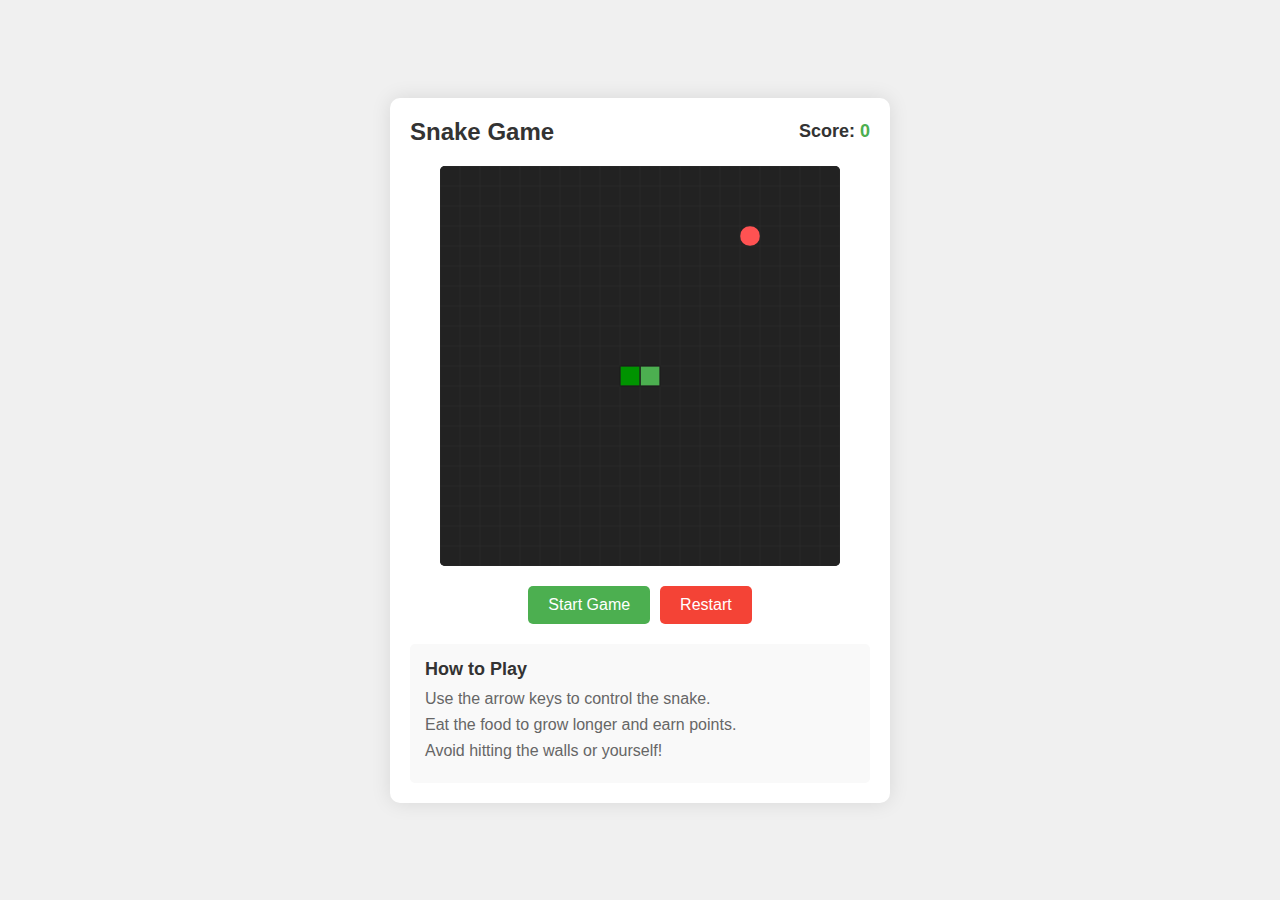
<file: juego.html>
<!DOCTYPE html>
<html lang="en">
<head>
    <meta charset="UTF-8">
    <meta name="viewport" content="width=device-width, initial-scale=1.0">
    <title>Snake Game</title>
    <link rel="stylesheet" href="style.css">
</head>
<body>
    <div class="game-container">
        <div class="game-header">
            <h1>Snake Game</h1>
            <div class="score-container">
                <span>Score: </span>
                <span id="score">0</span>
            </div>
        </div>
        <div class="game-board-container">
            <canvas id="game-board" width="400" height="400"></canvas>
        </div>
        <div class="game-controls">
            <button id="start-button">Start Game</button>
            <button id="restart-button">Restart</button>
        </div>
        <div class="game-instructions">
            <h2>How to Play</h2>
            <p>Use the arrow keys to control the snake.</p>
            <p>Eat the food to grow longer and earn points.</p>
            <p>Avoid hitting the walls or yourself!</p>
        </div>
    </div>
    <script src="script.js"></script>
</body>
</html>
</file>
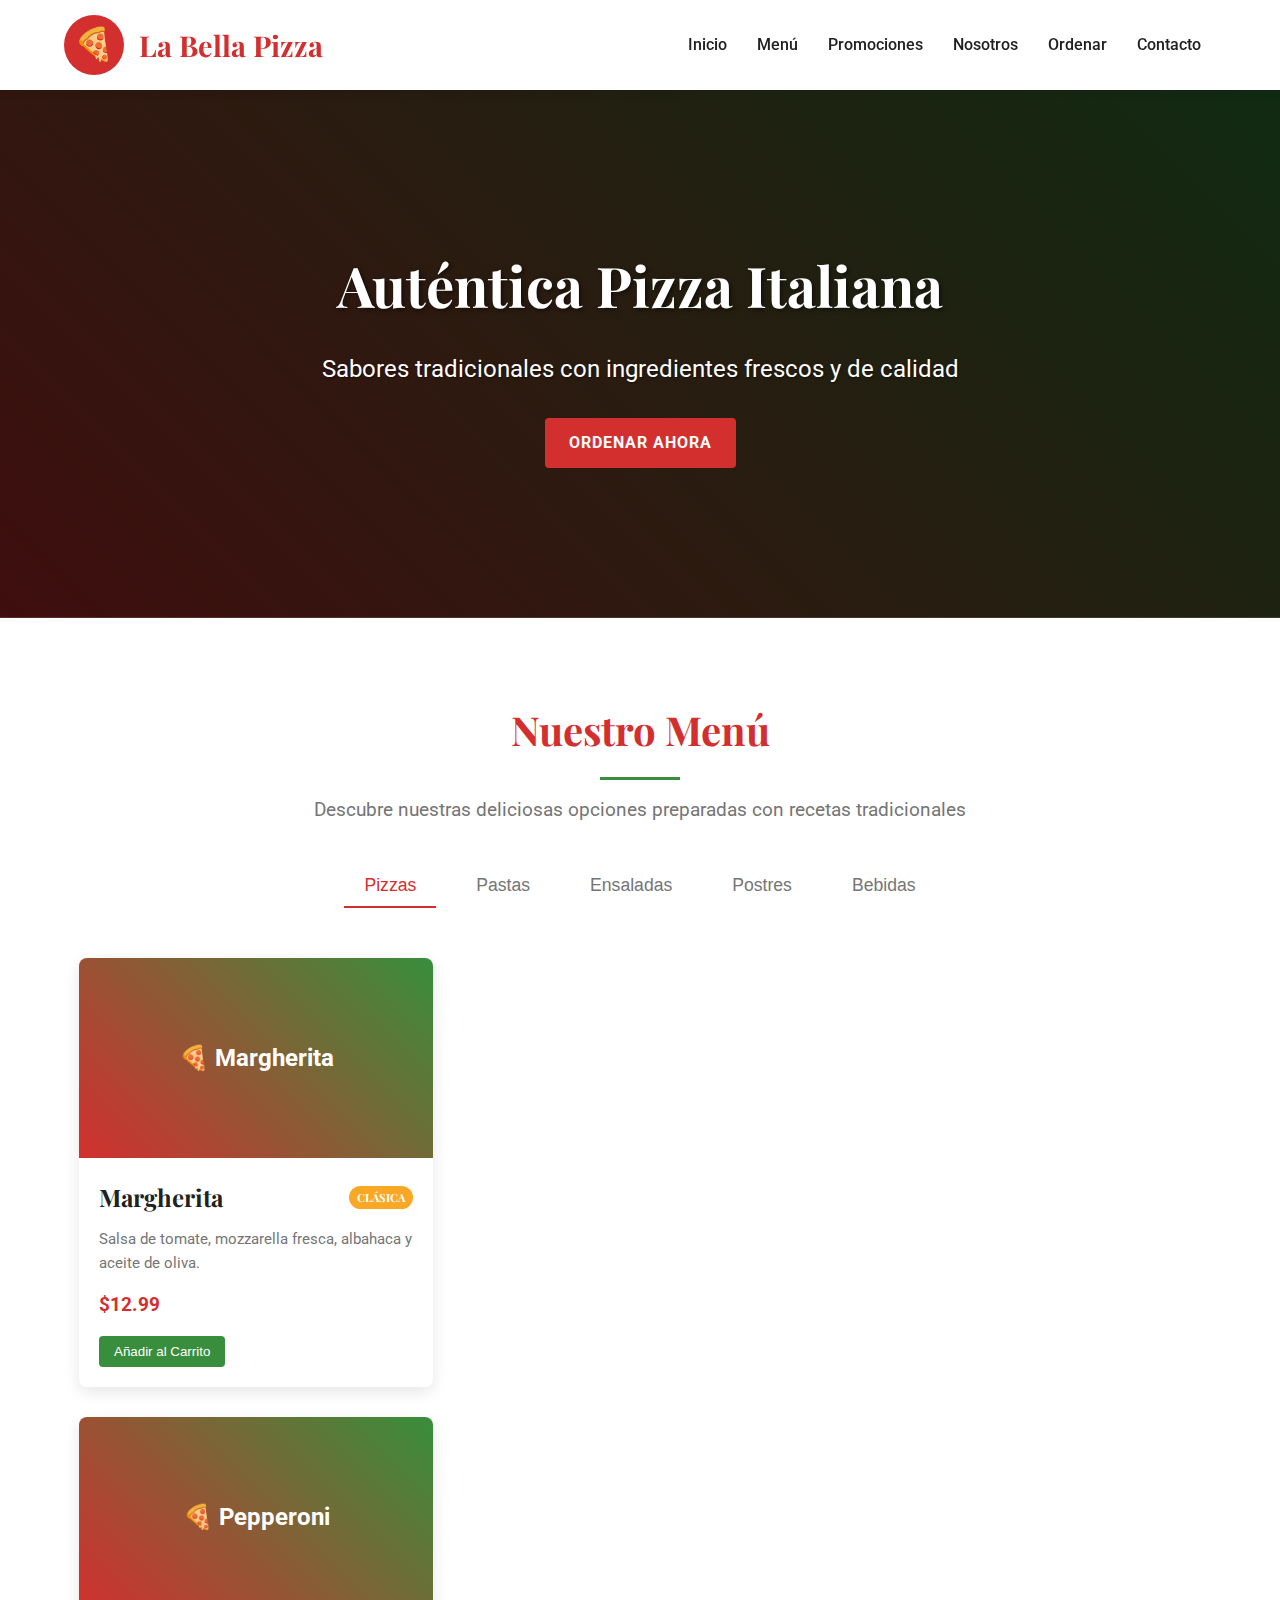
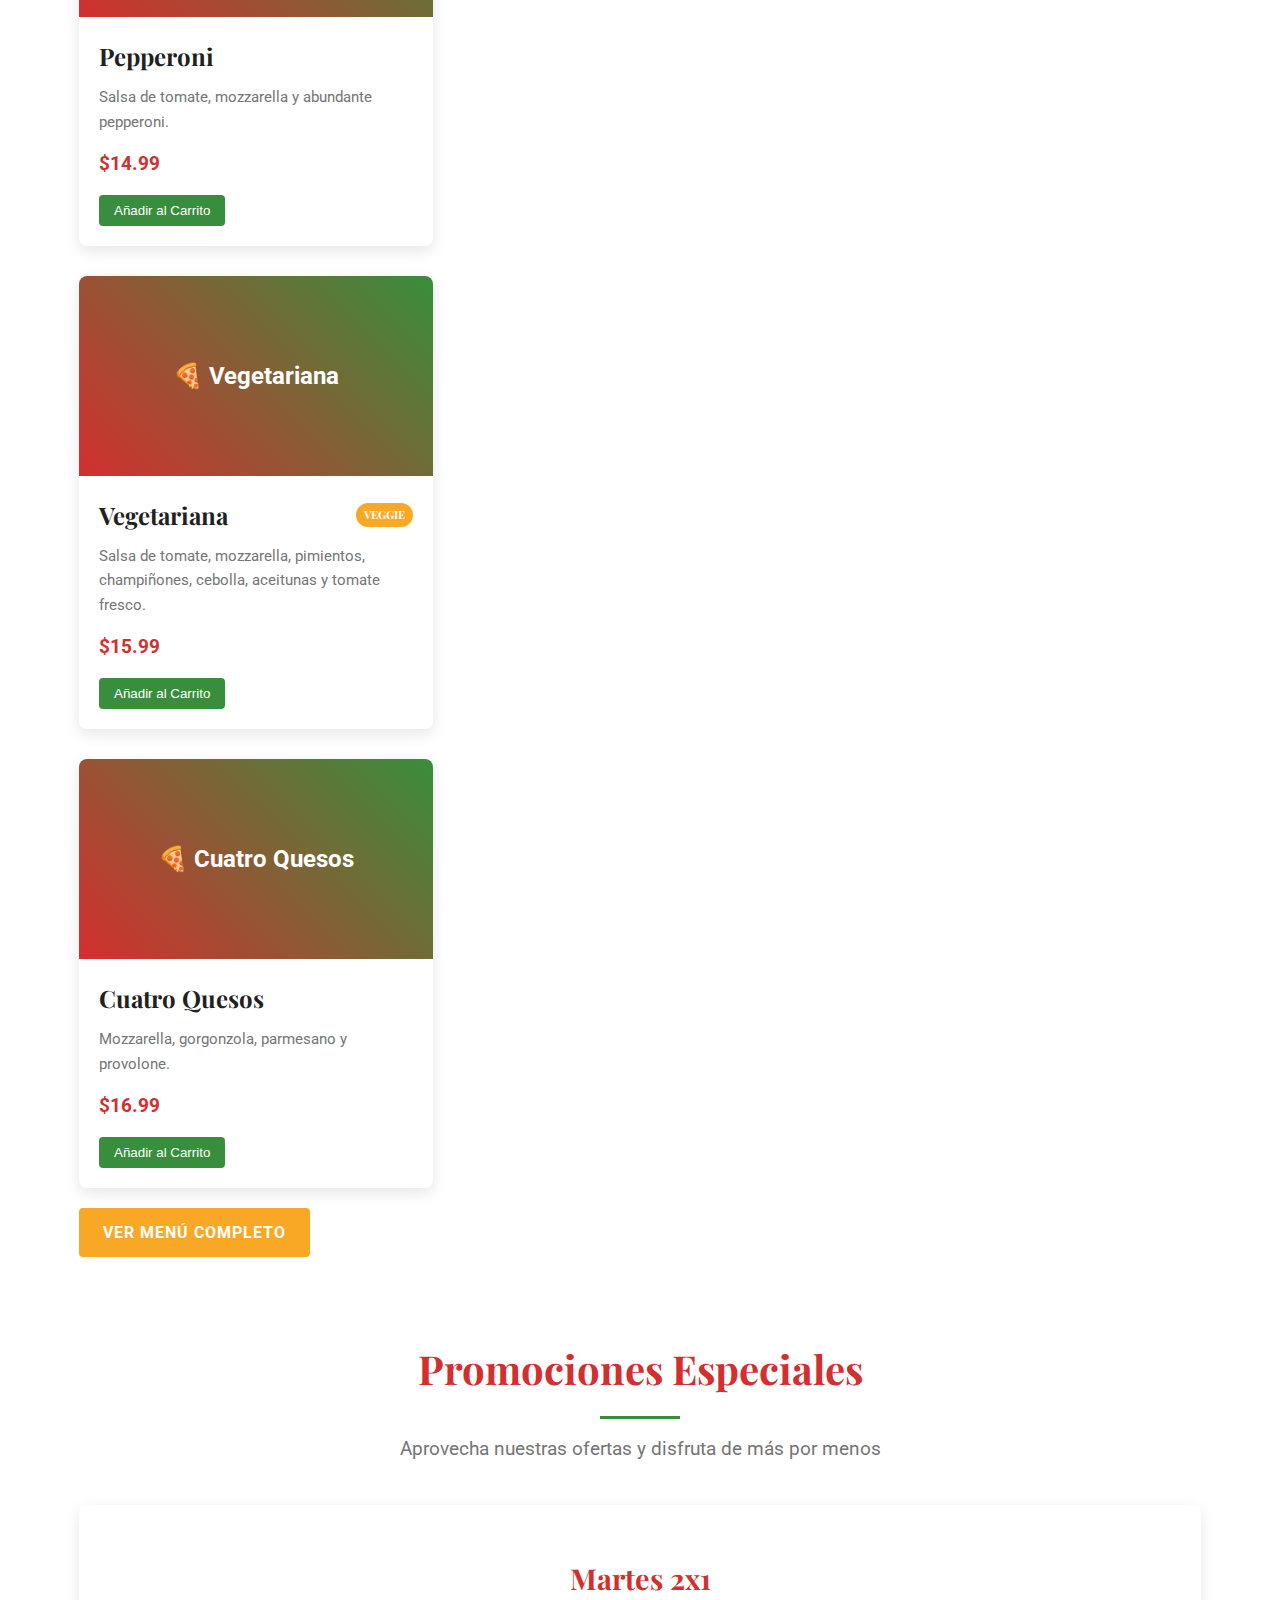
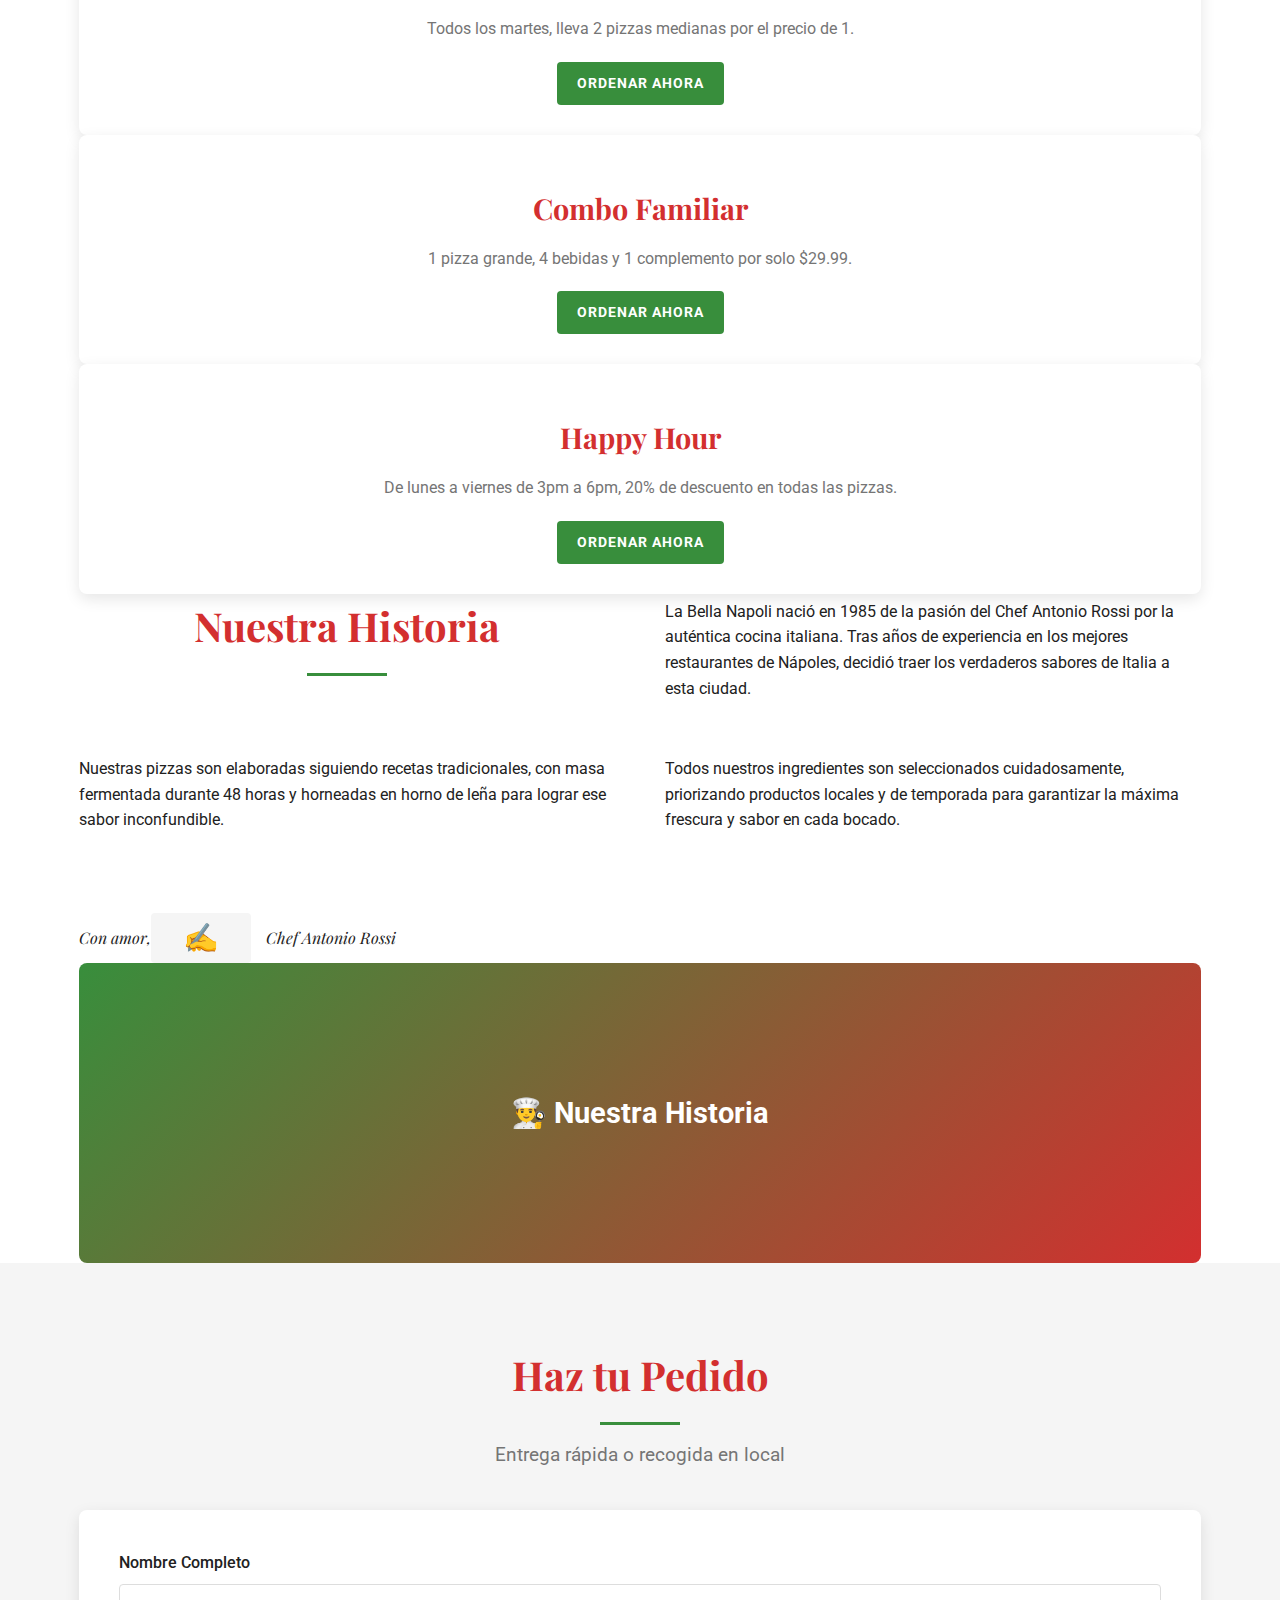
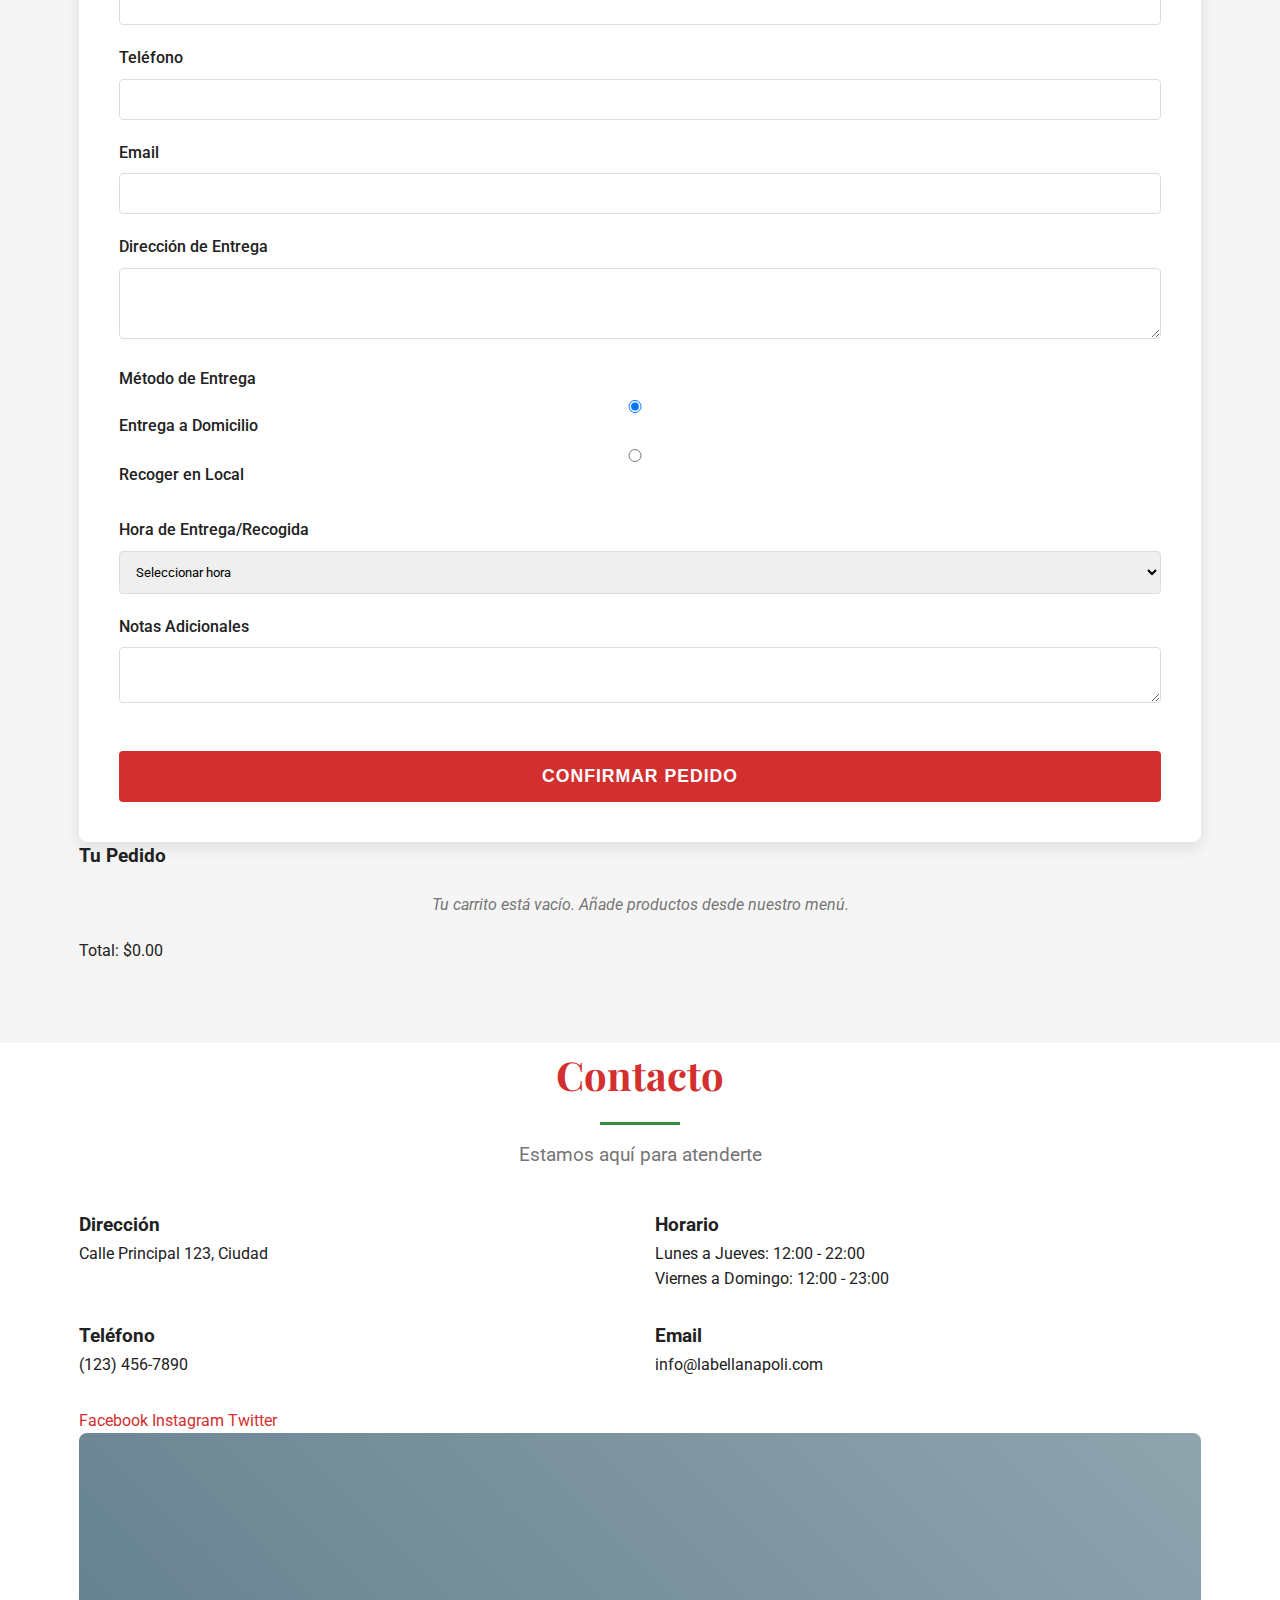
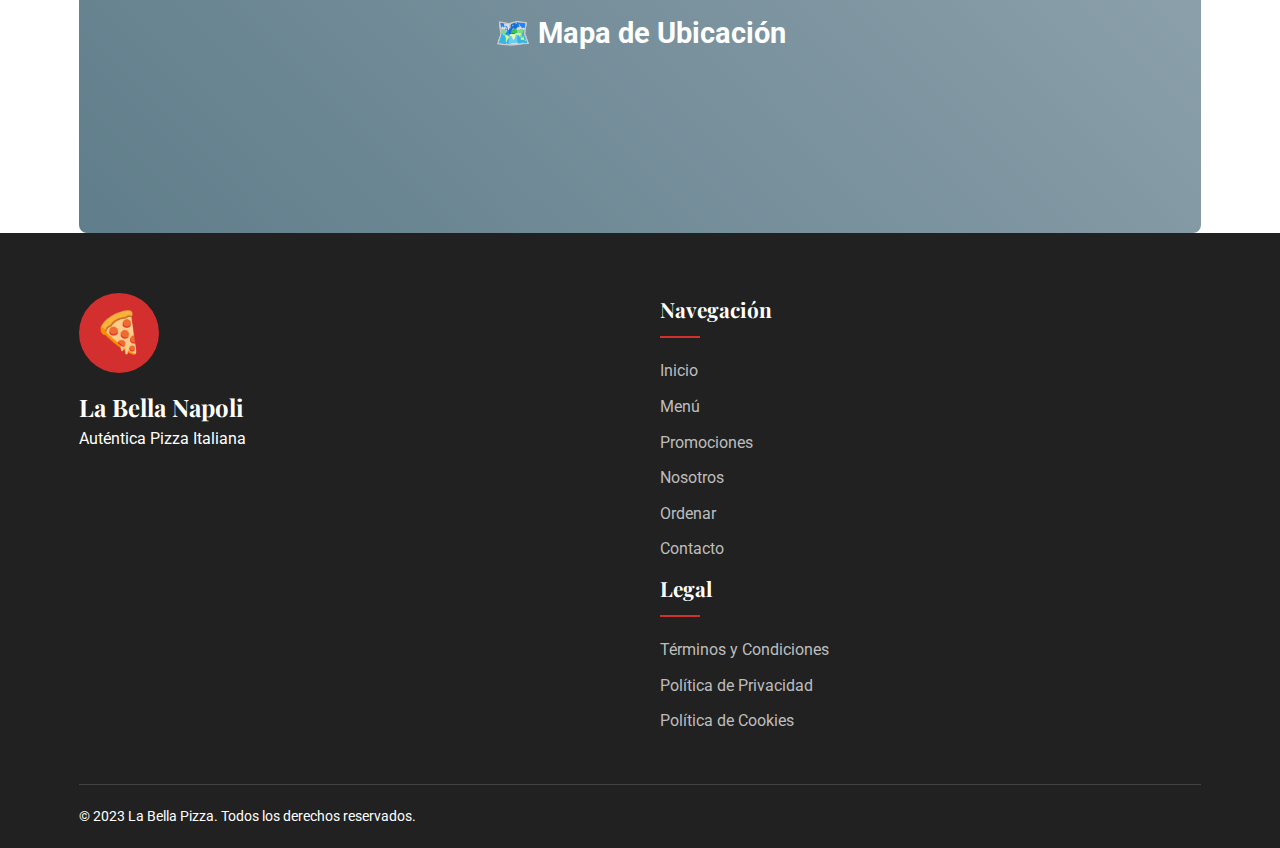
<file: PIZZA.HTML>
<!DOCTYPE html>
<html lang="es">
<head>
    <meta charset="UTF-8">
    <meta name="viewport" content="width=device-width, initial-scale=1.0">
    <title>La Bella Pizza - Pizzería Auténtica</title>
    <link rel="stylesheet" href="pizza-styles.css">
    <link href="https://fonts.googleapis.com/css2?family=Playfair+Display:wght@400;700&family=Roboto:wght@300;400;500;700&display=swap" rel="stylesheet">
</head>
<body>
    <!-- Encabezado -->
    <header>
        <div class="container header-container">
            <div class="logo">
                <div class="placeholder-logo">🍕</div>
                <h1>La Bella Pizza</h1>
            </div>
            <nav>
                <ul>
                    <li><a href="#home">Inicio</a></li>
                    <li><a href="#menu">Menú</a></li>
                    <li><a href="#promotions">Promociones</a></li>
                    <li><a href="#about">Nosotros</a></li>
                    <li><a href="#order">Ordenar</a></li>
                    <li><a href="#contact">Contacto</a></li>
                </ul>
            </nav>
        </div>
    </header>

    <!-- Sección Hero -->
    <section id="home" class="hero">
        <div class="container hero-content">
            <h2>Auténtica Pizza Italiana</h2>
            <p>Sabores tradicionales con ingredientes frescos y de calidad</p>
            <a href="#order" class="btn-order">Ordenar Ahora</a>
        </div>
    </section>

    <!-- Sección de Menú -->
    <section id="menu" class="menu-section">
        <div class="container">
            <h2 class="section-title">Nuestro Menú</h2>
            <p class="section-subtitle">Descubre nuestras deliciosas opciones preparadas con recetas tradicionales</p>
            
            <div class="menu-categories">
                <button class="category-btn active" data-category="pizzas">Pizzas</button>
                <button class="category-btn" data-category="pastas">Pastas</button>
                <button class="category-btn" data-category="ensaladas">Ensaladas</button>
                <button class="category-btn" data-category="postres">Postres</button>
                <button class="category-btn" data-category="bebidas">Bebidas</button>
            </div>
            
            <div class="menu-items">
                <!-- Categoría Pizzas -->
                <div id="pizzas" class="menu-category active">
                    <!-- Pizza 1 -->
                    <div class="menu-item">
                        <div class="menu-item-image">
                            <div class="placeholder-image">🍕 Margherita</div>
                        </div>
                        <div class="menu-item-info">
                            <h3>Margherita <span class="item-badge">Clásica</span></h3>
                            <p class="item-description">Salsa de tomate, mozzarella fresca, albahaca y aceite de oliva.</p>
                            <p class="item-price">$12.99</p>
                            <button class="add-to-cart">Añadir al Carrito</button>
                        </div>
                    </div>
                    
                    <!-- Pizza 2 -->
                    <div class="menu-item">
                        <div class="menu-item-image">
                            <div class="placeholder-image">🍕 Pepperoni</div>
                        </div>
                        <div class="menu-item-info">
                            <h3>Pepperoni</h3>
                            <p class="item-description">Salsa de tomate, mozzarella y abundante pepperoni.</p>
                            <p class="item-price">$14.99</p>
                            <button class="add-to-cart">Añadir al Carrito</button>
                        </div>
                    </div>
                    
                    <!-- Pizza 3 -->
                    <div class="menu-item">
                        <div class="menu-item-image">
                            <div class="placeholder-image">🍕 Vegetariana</div>
                        </div>
                        <div class="menu-item-info">
                            <h3>Vegetariana <span class="item-badge">Veggie</span></h3>
                            <p class="item-description">Salsa de tomate, mozzarella, pimientos, champiñones, cebolla, aceitunas y tomate fresco.</p>
                            <p class="item-price">$15.99</p>
                            <button class="add-to-cart">Añadir al Carrito</button>
                        </div>
                    </div>
                    
                    <!-- Pizza 4 -->
                    <div class="menu-item">
                        <div class="menu-item-image">
                            <div class="placeholder-image">🍕 Cuatro Quesos</div>
                        </div>
                        <div class="menu-item-info">
                            <h3>Cuatro Quesos</h3>
                            <p class="item-description">Mozzarella, gorgonzola, parmesano y provolone.</p>
                            <p class="item-price">$16.99</p>
                            <button class="add-to-cart">Añadir al Carrito</button>
                        </div>
                    </div>
                </div>
                
                <!-- Categoría Pastas -->
                <div id="pastas" class="menu-category">
                    <!-- Pasta 1 -->
                    <div class="menu-item">
                        <div class="menu-item-image">
                            <div class="placeholder-image">🍝 Spaghetti</div>
                        </div>
                        <div class="menu-item-info">
                            <h3>Spaghetti Bolognese</h3>
                            <p class="item-description">Spaghetti con nuestra salsa de carne casera y parmesano.</p>
                            <p class="item-price">$13.99</p>
                            <button class="add-to-cart">Añadir al Carrito</button>
                        </div>
                    </div>
                    
                    <!-- Pasta 2 -->
                    <div class="menu-item">
                        <div class="menu-item-image">
                            <div class="placeholder-image">🍝 Lasagna</div>
                        </div>
                        <div class="menu-item-info">
                            <h3>Lasagna <span class="item-badge">Popular</span></h3>
                            <p class="item-description">Capas de pasta con salsa boloñesa, bechamel y queso gratinado.</p>
                            <p class="item-price">$15.99</p>
                            <button class="add-to-cart">Añadir al Carrito</button>
                        </div>
                    </div>
                </div>
                
                <!-- Categoría Ensaladas -->
                <div id="ensaladas" class="menu-category">
                    <!-- Ensalada 1 -->
                    <div class="menu-item">
                        <div class="menu-item-image">
                            <div class="placeholder-image">🥗 César</div>
                        </div>
                        <div class="menu-item-info">
                            <h3>Ensalada César</h3>
                            <p class="item-description">Lechuga romana, crutones, parmesano y aderezo César.</p>
                            <p class="item-price">$9.99</p>
                            <button class="add-to-cart">Añadir al Carrito</button>
                        </div>
                    </div>
                </div>
                
                <!-- Categoría Postres -->
                <div id="postres" class="menu-category">
                    <!-- Postre 1 -->
                    <div class="menu-item">
                        <div class="menu-item-image">
                            <div class="placeholder-image">🍰 Tiramisú</div>
                        </div>
                        <div class="menu-item-info">
                            <h3>Tiramisú</h3>
                            <p class="item-description">Postre italiano clásico con café, mascarpone y cacao.</p>
                            <p class="item-price">$7.99</p>
                            <button class="add-to-cart">Añadir al Carrito</button>
                        </div>
                    </div>
                </div>
                
                <!-- Categoría Bebidas -->
                <div id="bebidas" class="menu-category">
                    <!-- Bebida 1 -->
                    <div class="menu-item">
                        <div class="menu-item-image">
                            <div class="placeholder-image">🍷 Vino</div>
                        </div>
                        <div class="menu-item-info">
                            <h3>Vino Tinto</h3>
                            <p class="item-description">Copa de vino tinto italiano de la casa.</p>
                            <p class="item-price">$6.99</p>
                            <button class="add-to-cart">Añadir al Carrito</button>
                        </div>
                    </div>
                </div>
            </div>
            
            <div class="menu-cta">
                <a href="#order" class="btn-menu">Ver Menú Completo</a>
            </div>
        </div>
    </section>

    <!-- Sección de Promociones -->
    <section id="promotions" class="promotions-section">
        <div class="container">
            <h2 class="section-title">Promociones Especiales</h2>
            <p class="section-subtitle">Aprovecha nuestras ofertas y disfruta de más por menos</p>
            
            <div class="promotions-grid">
                <!-- Promoción 1 -->
                <div class="promo-card">
                    <div class="promo-content">
                        <h3>Martes 2x1</h3>
                        <p>Todos los martes, lleva 2 pizzas medianas por el precio de 1.</p>
                        <a href="#order" class="btn-promo">Ordenar Ahora</a>
                    </div>
                </div>
                
                <!-- Promoción 2 -->
                <div class="promo-card">
                    <div class="promo-content">
                        <h3>Combo Familiar</h3>
                        <p>1 pizza grande, 4 bebidas y 1 complemento por solo $29.99.</p>
                        <a href="#order" class="btn-promo">Ordenar Ahora</a>
                    </div>
                </div>
                
                <!-- Promoción 3 -->
                <div class="promo-card">
                    <div class="promo-content">
                        <h3>Happy Hour</h3>
                        <p>De lunes a viernes de 3pm a 6pm, 20% de descuento en todas las pizzas.</p>
                        <a href="#order" class="btn-promo">Ordenar Ahora</a>
                    </div>
                </div>
            </div>
        </div>
    </section>

    <!-- Sección Sobre Nosotros -->
    <section id="about" class="about-section">
        <div class="container">
            <div class="about-grid">
                <div class="about-content">
                    <h2 class="section-title">Nuestra Historia</h2>
                    <p>La Bella Napoli nació en 1985 de la pasión del Chef Antonio Rossi por la auténtica cocina italiana. Tras años de experiencia en los mejores restaurantes de Nápoles, decidió traer los verdaderos sabores de Italia a esta ciudad.</p>
                    <p>Nuestras pizzas son elaboradas siguiendo recetas tradicionales, con masa fermentada durante 48 horas y horneadas en horno de leña para lograr ese sabor inconfundible.</p>
                    <p>Todos nuestros ingredientes son seleccionados cuidadosamente, priorizando productos locales y de temporada para garantizar la máxima frescura y sabor en cada bocado.</p>
                    <div class="chef-signature">
                        <p>Con amor,</p>
                        <div class="placeholder-signature">✍️</div>
                        <p>Chef Antonio Rossi</p>
                    </div>
                </div>
                <div class="about-image">
                    <div class="placeholder-about">👨‍🍳 Nuestra Historia</div>
                </div>
            </div>
        </div>
    </section>

    <!-- Sección de Pedido -->
    <section id="order" class="order-section">
        <div class="container">
            <h2 class="section-title">Haz tu Pedido</h2>
            <p class="section-subtitle">Entrega rápida o recogida en local</p>
            
            <div class="order-grid">
                <div class="order-form-container">
                    <form class="order-form">
                        <div class="form-group">
                            <label for="name">Nombre Completo</label>
                            <input type="text" id="name" name="name" required>
                        </div>
                        
                        <div class="form-group">
                            <label for="phone">Teléfono</label>
                            <input type="tel" id="phone" name="phone" required>
                        </div>
                        
                        <div class="form-group">
                            <label for="email">Email</label>
                            <input type="email" id="email" name="email" required>
                        </div>
                        
                        <div class="form-group">
                            <label for="address">Dirección de Entrega</label>
                            <textarea id="address" name="address" rows="3" required></textarea>
                        </div>
                        
                        <div class="form-group">
                            <label>Método de Entrega</label>
                            <div class="radio-group">
                                <input type="radio" id="delivery" name="delivery-method" value="delivery" checked>
                                <label for="delivery">Entrega a Domicilio</label>
                                
                                <input type="radio" id="pickup" name="delivery-method" value="pickup">
                                <label for="pickup">Recoger en Local</label>
                            </div>
                        </div>
                        
                        <div class="form-group">
                            <label for="time">Hora de Entrega/Recogida</label>
                            <select id="time" name="time" required>
                                <option value="">Seleccionar hora</option>
                                <option value="asap">Lo antes posible</option>
                                <option value="12:00">12:00</option>
                                <option value="12:30">12:30</option>
                                <option value="13:00">13:00</option>
                                <option value="13:30">13:30</option>
                                <option value="14:00">14:00</option>
                                <option value="19:00">19:00</option>
                                <option value="19:30">19:30</option>
                                <option value="20:00">20:00</option>
                                <option value="20:30">20:30</option>
                                <option value="21:00">21:00</option>
                                <option value="21:30">21:30</option>
                            </select>
                        </div>
                        
                        <div class="form-group">
                            <label for="notes">Notas Adicionales</label>
                            <textarea id="notes" name="notes" rows="2"></textarea>
                        </div>
                        
                        <button type="submit" class="btn-submit-order">Confirmar Pedido</button>
                    </form>
                </div>
                
                <div class="cart-container">
                    <h3>Tu Pedido</h3>
                    <div id="cart-items">
                        <p class="empty-cart">Tu carrito está vacío. Añade productos desde nuestro menú.</p>
                    </div>
                    <div class="cart-total">
                        <p>Total: <span id="total-amount">$0.00</span></p>
                    </div>
                </div>
            </div>
        </div>
    </section>

    <!-- Sección de Contacto -->
    <section id="contact" class="contact-section">
        <div class="container">
            <h2 class="section-title">Contacto</h2>
            <p class="section-subtitle">Estamos aquí para atenderte</p>
            
            <div class="contact-grid">
                <div class="contact-info">
                    <div class="contact-item">
                        <h3>Dirección</h3>
                        <p>Calle Principal 123, Ciudad</p>
                    </div>
                    
                    <div class="contact-item">
                        <h3>Horario</h3>
                        <p>Lunes a Jueves: 12:00 - 22:00</p>
                        <p>Viernes a Domingo: 12:00 - 23:00</p>
                    </div>
                    
                    <div class="contact-item">
                        <h3>Teléfono</h3>
                        <p>(123) 456-7890</p>
                    </div>
                    
                    <div class="contact-item">
                        <h3>Email</h3>
                        <p>info@labellanapoli.com</p>
                    </div>
                    
                    <div class="social-links">
                        <a href="#" class="social-link">Facebook</a>
                        <a href="#" class="social-link">Instagram</a>
                        <a href="#" class="social-link">Twitter</a>
                    </div>
                </div>
                
                <div class="contact-map">
                    <div class="placeholder-map">🗺️ Mapa de Ubicación</div>
                </div>
            </div>
        </div>
    </section>

    <!-- Footer -->
    <footer class="footer">
        <div class="container">
            <div class="footer-content">
                <div class="footer-logo">
                    <div class="placeholder-footer-logo">🍕</div>
                    <h2>La Bella Napoli</h2>
                    <p>Auténtica Pizza Italiana</p>
                </div>
                
                <div class="footer-links">
                    <div class="footer-column">
                        <h3>Navegación</h3>
                        <ul>
                            <li><a href="#home">Inicio</a></li>
                            <li><a href="#menu">Menú</a></li>
                            <li><a href="#promotions">Promociones</a></li>
                            <li><a href="#about">Nosotros</a></li>
                            <li><a href="#order">Ordenar</a></li>
                            <li><a href="#contact">Contacto</a></li>
                        </ul>
                    </div>
                    
                    <div class="footer-column">
                        <h3>Legal</h3>
                        <ul>
                            <li><a href="#">Términos y Condiciones</a></li>
                            <li><a href="#">Política de Privacidad</a></li>
                            <li><a href="#">Política de Cookies</a></li>
                        </ul>
                    </div>
                </div>
            </div>
            
            <div class="footer-bottom">
                <p>&copy; 2023 La Bella Pizza. Todos los derechos reservados.</p>
            </div>
        </div>
    </footer>

    <script src="pizza-script.js"></script>
</body>
</html>
</file>
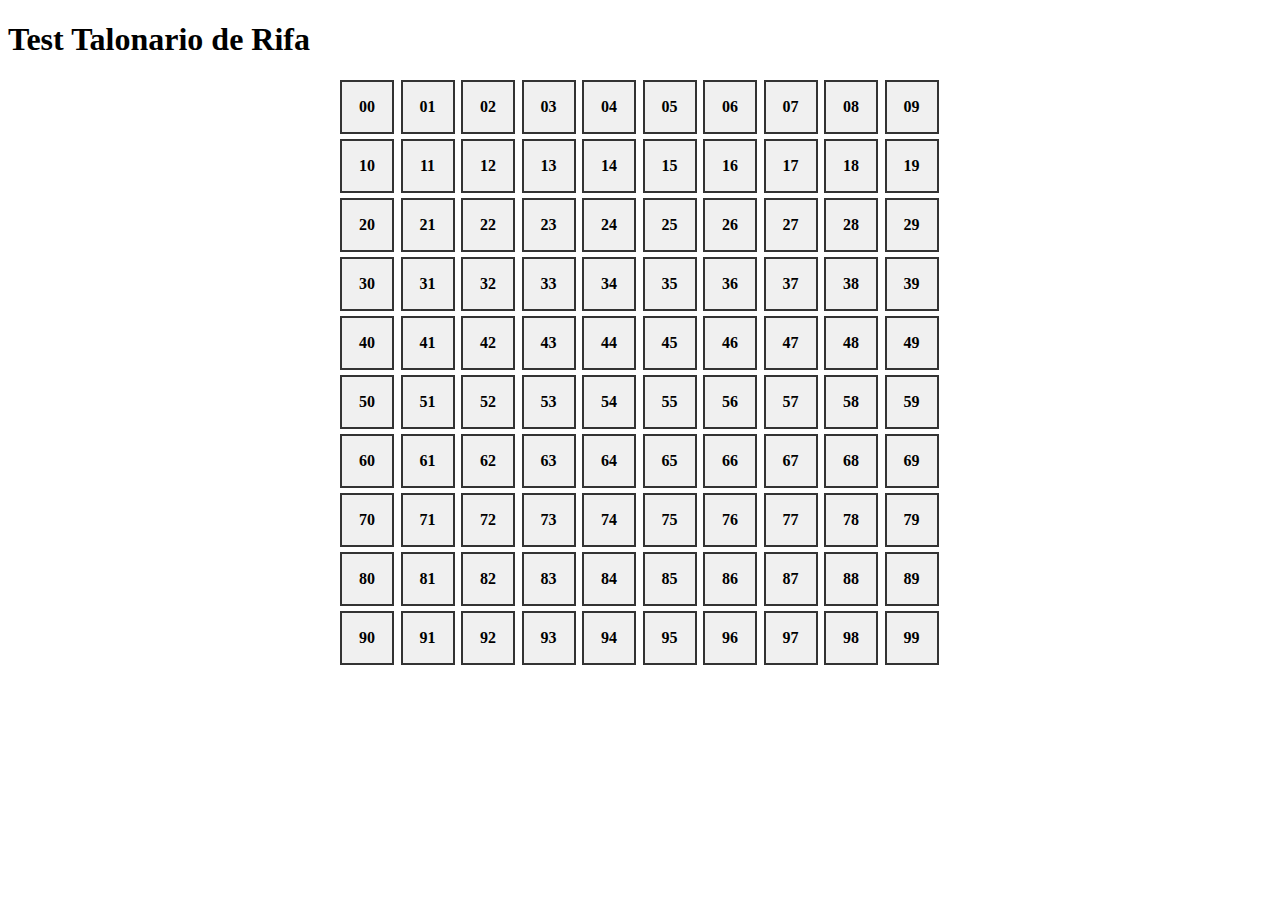
<file: test.html>
<!DOCTYPE html>
<html lang="es">
<head>
    <meta charset="UTF-8">
    <meta name="viewport" content="width=device-width, initial-scale=1.0">
    <title>Test Talonario Simple</title>
    <style>
        .talonario {
            display: grid;
            grid-template-columns: repeat(10, 1fr);
            gap: 5px;
            max-width: 600px;
            margin: 20px auto;
        }
        
        .numero {
            width: 50px;
            height: 50px;
            border: 2px solid #333;
            display: flex;
            align-items: center;
            justify-content: center;
            cursor: pointer;
            font-weight: bold;
            background-color: #f0f0f0;
        }
        
        .numero:hover {
            background-color: #ddd;
        }
        
        .seleccionado {
            background-color: #4CAF50 !important;
            color: white;
        }
    </style>
</head>
<body>
    <h1>Test Talonario de Rifa</h1>
    <div class="talonario" id="talonario">
        <!-- Los números se generarán aquí -->
    </div>
    
    <div id="seleccionados"></div>

    <script>
        let numerosSeleccionados = [];
        
        function generarTalonario() {
            const talonario = document.getElementById('talonario');
            talonario.innerHTML = '';
            
            for (let i = 0; i < 100; i++) {
                const numero = i.toString().padStart(2, '0');
                const div = document.createElement('div');
                div.className = 'numero';
                div.textContent = numero;
                div.dataset.numero = numero;
                div.addEventListener('click', seleccionarNumero);
                talonario.appendChild(div);
            }
        }
        
        function seleccionarNumero(e) {
            const numero = e.target.dataset.numero;
            if (numerosSeleccionados.includes(numero)) {
                numerosSeleccionados = numerosSeleccionados.filter(n => n !== numero);
                e.target.classList.remove('seleccionado');
            } else {
                numerosSeleccionados.push(numero);
                e.target.classList.add('seleccionado');
            }
            
            document.getElementById('seleccionados').innerHTML = 
                'Seleccionados: ' + numerosSeleccionados.join(', ');
        }
        
        // Inicializar cuando la página cargue
        document.addEventListener('DOMContentLoaded', function() {
            generarTalonario();
        });
    </script>
</body>
</html>
</file>
<file: style.css>
* {
    margin: 0;
    padding: 0;
    box-sizing: border-box;
}

body {
    font-family: 'Arial', sans-serif;
    background-color: #f0f0f0;
    display: flex;
    justify-content: center;
    align-items: center;
    min-height: 100vh;
    padding: 20px;
}

.game-container {
    background-color: white;
    border-radius: 10px;
    box-shadow: 0 0 20px rgba(0, 0, 0, 0.1);
    padding: 20px;
    max-width: 500px;
    width: 100%;
}

.game-header {
    display: flex;
    justify-content: space-between;
    align-items: center;
    margin-bottom: 20px;
}

.game-header h1 {
    color: #333;
    font-size: 24px;
}

.score-container {
    font-size: 18px;
    font-weight: bold;
    color: #333;
}

#score {
    color: #4CAF50;
}

.game-board-container {
    display: flex;
    justify-content: center;
    margin-bottom: 20px;
}

#game-board {
    background-color: #222;
    border-radius: 5px;
}

.game-controls {
    display: flex;
    justify-content: center;
    gap: 10px;
    margin-bottom: 20px;
}

button {
    padding: 10px 20px;
    font-size: 16px;
    border: none;
    border-radius: 5px;
    cursor: pointer;
    transition: background-color 0.3s;
}

#start-button {
    background-color: #4CAF50;
    color: white;
}

#start-button:hover {
    background-color: #45a049;
}

#restart-button {
    background-color: #f44336;
    color: white;
}

#restart-button:hover {
    background-color: #d32f2f;
}

.game-instructions {
    background-color: #f9f9f9;
    border-radius: 5px;
    padding: 15px;
}

.game-instructions h2 {
    font-size: 18px;
    margin-bottom: 10px;
    color: #333;
}

.game-instructions p {
    margin-bottom: 8px;
    color: #666;
}

@media (max-width: 500px) {
    .game-container {
        padding: 15px;
    }
    
    #game-board {
        width: 100%;
        height: auto;
    }
    
    .game-header h1 {
        font-size: 20px;
    }
    
    .game-controls {
        flex-direction: column;
    }
}
</file>
<file: pizza-styles.css>
/* Estilos para la Pizzería La Bella Napoli */

/* Variables de colores característicos de pizzería */
:root {
    --color-primary: #d32f2f; /* Rojo italiano */
    --color-secondary: #388e3c; /* Verde italiano */
    --color-accent: #f9a825; /* Amarillo/dorado para acentos */
    --color-light: #ffffff; /* Blanco */
    --color-dark: #212121; /* Negro/gris oscuro */
    --color-gray: #757575; /* Gris medio */
    --color-light-gray: #f5f5f5; /* Gris claro */
    --font-primary: 'Playfair Display', serif;
    --font-secondary: 'Roboto', sans-serif;
}

/* Estilos generales */
* {
    margin: 0;
    padding: 0;
    box-sizing: border-box;
}

html {
    scroll-behavior: smooth;
}

body {
    font-family: var(--font-secondary);
    color: var(--color-dark);
    line-height: 1.6;
    background-color: var(--color-light);
}

.container {
    width: 90%;
    max-width: 1200px;
    margin: 0 auto;
    padding: 0 15px;
}

img {
    max-width: 100%;
    height: auto;
}

a {
    text-decoration: none;
    color: var(--color-primary);
    transition: all 0.3s ease;
}

a:hover {
    color: var(--color-accent);
}

/* Botones */
.btn-order, .btn-menu, .btn-promo, .btn-submit-order {
    display: inline-block;
    padding: 12px 24px;
    background-color: var(--color-primary);
    color: var(--color-light);
    border: none;
    border-radius: 4px;
    font-weight: 700;
    text-transform: uppercase;
    letter-spacing: 1px;
    cursor: pointer;
    transition: all 0.3s ease;
}

.btn-order:hover, .btn-menu:hover, .btn-promo:hover, .btn-submit-order:hover {
    background-color: #b71c1c; /* Rojo más oscuro */
    transform: translateY(-2px);
    box-shadow: 0 4px 8px rgba(0, 0, 0, 0.2);
}

.btn-menu {
    background-color: var(--color-accent);
    margin-top: 20px;
}

.btn-menu:hover {
    background-color: #f57f17; /* Amarillo más oscuro */
}

.btn-promo {
    background-color: var(--color-secondary);
    font-size: 0.9rem;
    padding: 10px 20px;
}

.btn-promo:hover {
    background-color: #2e7d32; /* Verde más oscuro */
}

.btn-submit-order {
    width: 100%;
    padding: 15px;
    font-size: 1.1rem;
    margin-top: 20px;
}

/* Encabezado */
header {
    background-color: var(--color-light);
    box-shadow: 0 2px 10px rgba(0, 0, 0, 0.1);
    position: sticky;
    top: 0;
    z-index: 1000;
}

.header-container {
    display: flex;
    justify-content: space-between;
    align-items: center;
    padding: 15px 0;
}

.logo {
    display: flex;
    align-items: center;
}

.logo img {
    width: 60px;
    height: 60px;
    margin-right: 15px;
}

.logo h1 {
    font-family: var(--font-primary);
    font-size: 1.8rem;
    color: var(--color-primary);
    margin: 0;
}

nav ul {
    display: flex;
    list-style: none;
}

nav ul li {
    margin: 0 15px;
}

nav ul li a {
    color: var(--color-dark);
    font-weight: 500;
    position: relative;
}

nav ul li a::after {
    content: '';
    position: absolute;
    bottom: -5px;
    left: 0;
    width: 0;
    height: 2px;
    background-color: var(--color-primary);
    transition: width 0.3s ease;
}

nav ul li a:hover::after {
    width: 100%;
}

/* Sección Hero */
.hero {
    background: linear-gradient(rgba(0, 0, 0, 0.7), rgba(0, 0, 0, 0.7)), 
                linear-gradient(45deg, var(--color-primary), var(--color-secondary));
    background-size: cover;
    background-position: center;
    color: var(--color-light);
    text-align: center;
    padding: 150px 0;
    position: relative;
}

.hero-content {
    max-width: 800px;
    margin: 0 auto;
}

.hero h2 {
    font-family: var(--font-primary);
    font-size: 3.5rem;
    margin-bottom: 20px;
    text-shadow: 2px 2px 4px rgba(0, 0, 0, 0.5);
}

.hero p {
    font-size: 1.5rem;
    margin-bottom: 30px;
    text-shadow: 1px 1px 2px rgba(0, 0, 0, 0.5);
}

/* Títulos de sección */
.section-title {
    font-family: var(--font-primary);
    font-size: 2.5rem;
    color: var(--color-primary);
    text-align: center;
    margin-bottom: 15px;
    position: relative;
}

.section-title::after {
    content: '';
    display: block;
    width: 80px;
    height: 3px;
    background-color: var(--color-secondary);
    margin: 15px auto;
}

.section-subtitle {
    text-align: center;
    color: var(--color-gray);
    font-size: 1.2rem;
    margin-bottom: 40px;
}

/* Sección de Menú */
.menu-section {
    padding: 80px 0;
    background-color: var(--color-light);
}

.menu-categories {
    display: flex;
    justify-content: center;
    margin-bottom: 40px;
    flex-wrap: wrap;
}

.category-btn {
    background: none;
    border: none;
    padding: 10px 20px;
    margin: 0 10px 10px;
    font-size: 1.1rem;
    font-weight: 500;
    color: var(--color-gray);
    cursor: pointer;
    transition: all 0.3s ease;
    border-bottom: 2px solid transparent;
}

.category-btn:hover, .category-btn.active {
    color: var(--color-primary);
    border-bottom: 2px solid var(--color-primary);
}

.menu-items {
    display: grid;
    grid-template-columns: repeat(auto-fill, minmax(300px, 1fr));
    gap: 30px;
}

.menu-category {
    display: none;
}

.menu-category.active {
    display: grid;
    grid-template-columns: repeat(auto-fill, minmax(300px, 1fr));
    gap: 30px;
    width: 100%;
}

.menu-item {
    background-color: var(--color-light);
    border-radius: 8px;
    overflow: hidden;
    box-shadow: 0 5px 15px rgba(0, 0, 0, 0.1);
    transition: transform 0.3s ease, box-shadow 0.3s ease;
}

.menu-item:hover {
    transform: translateY(-10px);
    box-shadow: 0 15px 30px rgba(0, 0, 0, 0.15);
}

.menu-item-image img {
    width: 100%;
    height: 200px;
    object-fit: cover;
}

.placeholder-image {
    width: 100%;
    height: 200px;
    background: linear-gradient(45deg, var(--color-primary), var(--color-secondary));
    color: var(--color-light);
    display: flex;
    justify-content: center;
    align-items: center;
    font-size: 1.5rem;
    font-weight: bold;
    text-align: center;
}

.placeholder-logo {
    width: 60px;
    height: 60px;
    background-color: var(--color-primary);
    color: var(--color-light);
    border-radius: 50%;
    display: flex;
    justify-content: center;
    align-items: center;
    font-size: 2rem;
    margin-right: 15px;
}

.placeholder-about {
    width: 100%;
    height: 300px;
    background: linear-gradient(135deg, var(--color-secondary), var(--color-primary));
    color: var(--color-light);
    display: flex;
    justify-content: center;
    align-items: center;
    font-size: 1.8rem;
    font-weight: bold;
    text-align: center;
    border-radius: 8px;
}

.placeholder-map {
    width: 100%;
    height: 400px;
    background: linear-gradient(45deg, #607d8b, #90a4ae);
    color: var(--color-light);
    display: flex;
    justify-content: center;
    align-items: center;
    font-size: 1.8rem;
    font-weight: bold;
    text-align: center;
    border-radius: 8px;
}

.placeholder-footer-logo {
    width: 80px;
    height: 80px;
    background-color: var(--color-primary);
    color: var(--color-light);
    border-radius: 50%;
    display: flex;
    justify-content: center;
    align-items: center;
    font-size: 2.5rem;
    margin-bottom: 15px;
}

.menu-item-info {
    padding: 20px;
}

.menu-item-info h3 {
    font-family: var(--font-primary);
    font-size: 1.5rem;
    margin-bottom: 10px;
    display: flex;
    justify-content: space-between;
    align-items: center;
}

.item-badge {
    background-color: var(--color-accent);
    color: var(--color-light);
    font-size: 0.7rem;
    padding: 3px 8px;
    border-radius: 20px;
    font-weight: 700;
    text-transform: uppercase;
}

.item-description {
    color: var(--color-gray);
    margin-bottom: 15px;
    font-size: 0.95rem;
}

.item-price {
    font-weight: 700;
    font-size: 1.2rem;
    color: var(--color-primary);
    margin-bottom: 15px;
}

.add-to-cart {
    background-color: var(--color-secondary);
    color: var(--color-light);
    border: none;
    padding: 8px 15px;
    border-radius: 4px;
    cursor: pointer;
    font-weight: 500;
    transition: all 0.3s ease;
}

.add-to-cart:hover {
    background-color: #2e7d32; /* Verde más oscuro */
}

/* Sección de Promociones */
.promotions {
    padding: 80px 0;
    background-color: var(--color-light-gray);
}

.promo-container {
    display: grid;
    grid-template-columns: repeat(auto-fill, minmax(300px, 1fr));
    gap: 30px;
}

.promo-card {
    background-color: var(--color-light);
    border-radius: 8px;
    padding: 30px;
    text-align: center;
    box-shadow: 0 5px 15px rgba(0, 0, 0, 0.1);
    position: relative;
    overflow: hidden;
    transition: transform 0.3s ease;
}

.promo-card:hover {
    transform: translateY(-10px);
}

.promo-badge {
    position: absolute;
    top: 0;
    right: 0;
    background-color: var(--color-primary);
    color: var(--color-light);
    padding: 5px 15px;
    font-weight: 700;
    font-size: 0.8rem;
}

.promo-card h3 {
    font-family: var(--font-primary);
    font-size: 1.8rem;
    margin: 20px 0 15px;
    color: var(--color-primary);
}

.promo-card p {
    margin-bottom: 20px;
    color: var(--color-gray);
}

.promo-price {
    font-size: 1.5rem;
    font-weight: 700;
    color: var(--color-secondary) !important;
    margin: 15px 0 !important;
}

/* Sección Sobre Nosotros */
.about-us {
    padding: 80px 0;
    background-color: var(--color-light);
}

.about-content {
    display: grid;
    grid-template-columns: 1fr 1fr;
    gap: 50px;
    align-items: center;
}

.about-text p {
    margin-bottom: 20px;
    font-size: 1.1rem;
    color: var(--color-gray);
}

.chef-signature {
    display: flex;
    align-items: center;
    margin-top: 30px;
}

.chef-signature img {
    margin-right: 15px;
}

.placeholder-signature {
    width: 100px;
    height: 50px;
    background-color: var(--color-light-gray);
    color: var(--color-primary);
    display: flex;
    justify-content: center;
    align-items: center;
    font-size: 1.8rem;
    margin-right: 15px;
    border-radius: 4px;
}

.chef-signature p {
    font-family: var(--font-primary);
    font-style: italic;
    margin: 0;
}

/* Sección de Pedidos */
.order-section {
    padding: 80px 0;
    background-color: var(--color-light-gray);
}

.order-form {
    background-color: var(--color-light);
    padding: 40px;
    border-radius: 8px;
    box-shadow: 0 5px 15px rgba(0, 0, 0, 0.1);
}

.form-columns {
    display: grid;
    grid-template-columns: 1fr 1fr;
    gap: 30px;
    margin-bottom: 30px;
}

.form-group {
    margin-bottom: 20px;
}

.form-group label {
    display: block;
    margin-bottom: 8px;
    font-weight: 500;
}

.form-group input,
.form-group select,
.form-group textarea {
    width: 100%;
    padding: 12px;
    border: 1px solid #ddd;
    border-radius: 4px;
    font-family: var(--font-secondary);
}

.radio-group {
    display: flex;
    flex-direction: column;
}

.radio-group input {
    width: auto;
    margin-right: 10px;
}

.radio-group label {
    display: inline-flex;
    align-items: center;
    margin-bottom: 10px;
}

.order-summary {
    background-color: var(--color-light-gray);
    padding: 20px;
    border-radius: 4px;
    margin-bottom: 20px;
}

.order-summary h3 {
    margin-bottom: 15px;
    font-family: var(--font-primary);
    color: var(--color-primary);
}

.empty-cart {
    text-align: center;
    color: var(--color-gray);
    font-style: italic;
    padding: 20px 0;
}

.order-total {
    display: flex;
    justify-content: flex-end;
    font-weight: 700;
    font-size: 1.2rem;
    margin-top: 20px;
    border-top: 1px solid #ddd;
    padding-top: 15px;
}

/* Sección de Contacto */
.contact {
    padding: 80px 0;
    background-color: var(--color-light);
}

.contact-container {
    display: grid;
    grid-template-columns: 1fr 1fr;
    gap: 50px;
    margin-bottom: 50px;
}

.contact-info {
    display: grid;
    grid-template-columns: 1fr 1fr;
    gap: 30px;
}

.info-item {
    display: flex;
    align-items: flex-start;
}

.info-item i {
    font-size: 1.5rem;
    color: var(--color-primary);
    margin-right: 15px;
    margin-top: 5px;
}

.info-item h3 {
    font-family: var(--font-primary);
    margin-bottom: 5px;
    color: var(--color-dark);
}

.info-item p {
    color: var(--color-gray);
    margin: 0;
}

.social-media {
    text-align: center;
}

.social-media h3 {
    font-family: var(--font-primary);
    margin-bottom: 20px;
    color: var(--color-primary);
}

.social-icons {
    display: flex;
    justify-content: center;
    gap: 20px;
}

.social-icon {
    display: flex;
    align-items: center;
    justify-content: center;
    width: 50px;
    height: 50px;
    background-color: var(--color-light);
    color: var(--color-primary);
    border-radius: 50%;
    font-size: 1.5rem;
    transition: all 0.3s ease;
    box-shadow: 0 3px 10px rgba(0, 0, 0, 0.1);
}

.social-icon:hover {
    background-color: var(--color-primary);
    color: var(--color-light);
    transform: translateY(-5px);
}

/* Footer */
footer {
    background-color: var(--color-dark);
    color: var(--color-light);
    padding: 60px 0 20px;
}

.footer-content {
    display: grid;
    grid-template-columns: repeat(auto-fit, minmax(250px, 1fr));
    gap: 40px;
    margin-bottom: 40px;
}

.footer-logo {
    display: flex;
    flex-direction: column;
    align-items: flex-start;
}

.footer-logo img {
    width: 80px;
    margin-bottom: 15px;
}

.footer-logo h2 {
    font-family: var(--font-primary);
    margin: 0;
    font-size: 1.5rem;
}

.footer-links h3,
.footer-newsletter h3 {
    font-family: var(--font-primary);
    margin-bottom: 20px;
    font-size: 1.3rem;
    position: relative;
}

.footer-links h3::after,
.footer-newsletter h3::after {
    content: '';
    display: block;
    width: 40px;
    height: 2px;
    background-color: var(--color-primary);
    margin-top: 10px;
}

.footer-links ul {
    list-style: none;
}

.footer-links ul li {
    margin-bottom: 10px;
}

.footer-links ul li a {
    color: #bdbdbd;
    transition: all 0.3s ease;
}

.footer-links ul li a:hover {
    color: var(--color-primary);
    padding-left: 5px;
}

.footer-newsletter p {
    margin-bottom: 20px;
    color: #bdbdbd;
}

.newsletter-form {
    display: flex;
}

.newsletter-form input {
    flex: 1;
    padding: 12px;
    border: none;
    border-radius: 4px 0 0 4px;
    font-family: var(--font-secondary);
}

.newsletter-form button {
    background-color: var(--color-primary);
    color: var(--color-light);
    border: none;
    padding: 0 20px;
    border-radius: 0 4px 4px 0;
    cursor: pointer;
    transition: background-color 0.3s ease;
}

.newsletter-form button:hover {
    background-color: #b71c1c;
}

.footer-bottom {
    display: flex;
    justify-content: space-between;
    align-items: center;
    padding-top: 20px;
    border-top: 1px solid #424242;
    font-size: 0.9rem;
}

.payment-methods {
    display: flex;
    align-items: center;
}

.payment-methods span {
    margin-right: 10px;
}

.payment-methods i {
    font-size: 1.5rem;
    margin-left: 10px;
    color: #bdbdbd;
}

/* Responsive Design */
@media (max-width: 992px) {
    .header-container {
        flex-wrap: wrap;
    }
    
    nav {
        order: 3;
        width: 100%;
        margin-top: 15px;
    }
    
    nav ul {
        justify-content: center;
    }
    
    .about-content,
    .contact-container {
        grid-template-columns: 1fr;
    }
    
    .about-image {
        order: -1;
    }
    
    .contact-info {
        grid-template-columns: 1fr;
    }
}

@media (max-width: 768px) {
    .hero h2 {
        font-size: 2.5rem;
    }
    
    .hero p {
        font-size: 1.2rem;
    }
    
    .form-columns {
        grid-template-columns: 1fr;
    }
    
    .footer-content {
        grid-template-columns: 1fr;
    }
    
    .footer-bottom {
        flex-direction: column;
        text-align: center;
    }
    
    .payment-methods {
        margin-top: 15px;
        justify-content: center;
    }
}

@media (max-width: 576px) {
    .logo h1 {
        font-size: 1.5rem;
    }
    
    nav ul {
        flex-wrap: wrap;
    }
    
    nav ul li {
        margin: 5px 10px;
    }
    
    .section-title {
        font-size: 2rem;
    }
    
    .menu-item,
    .promo-card {
        margin-bottom: 20px;
    }
}
</file>
